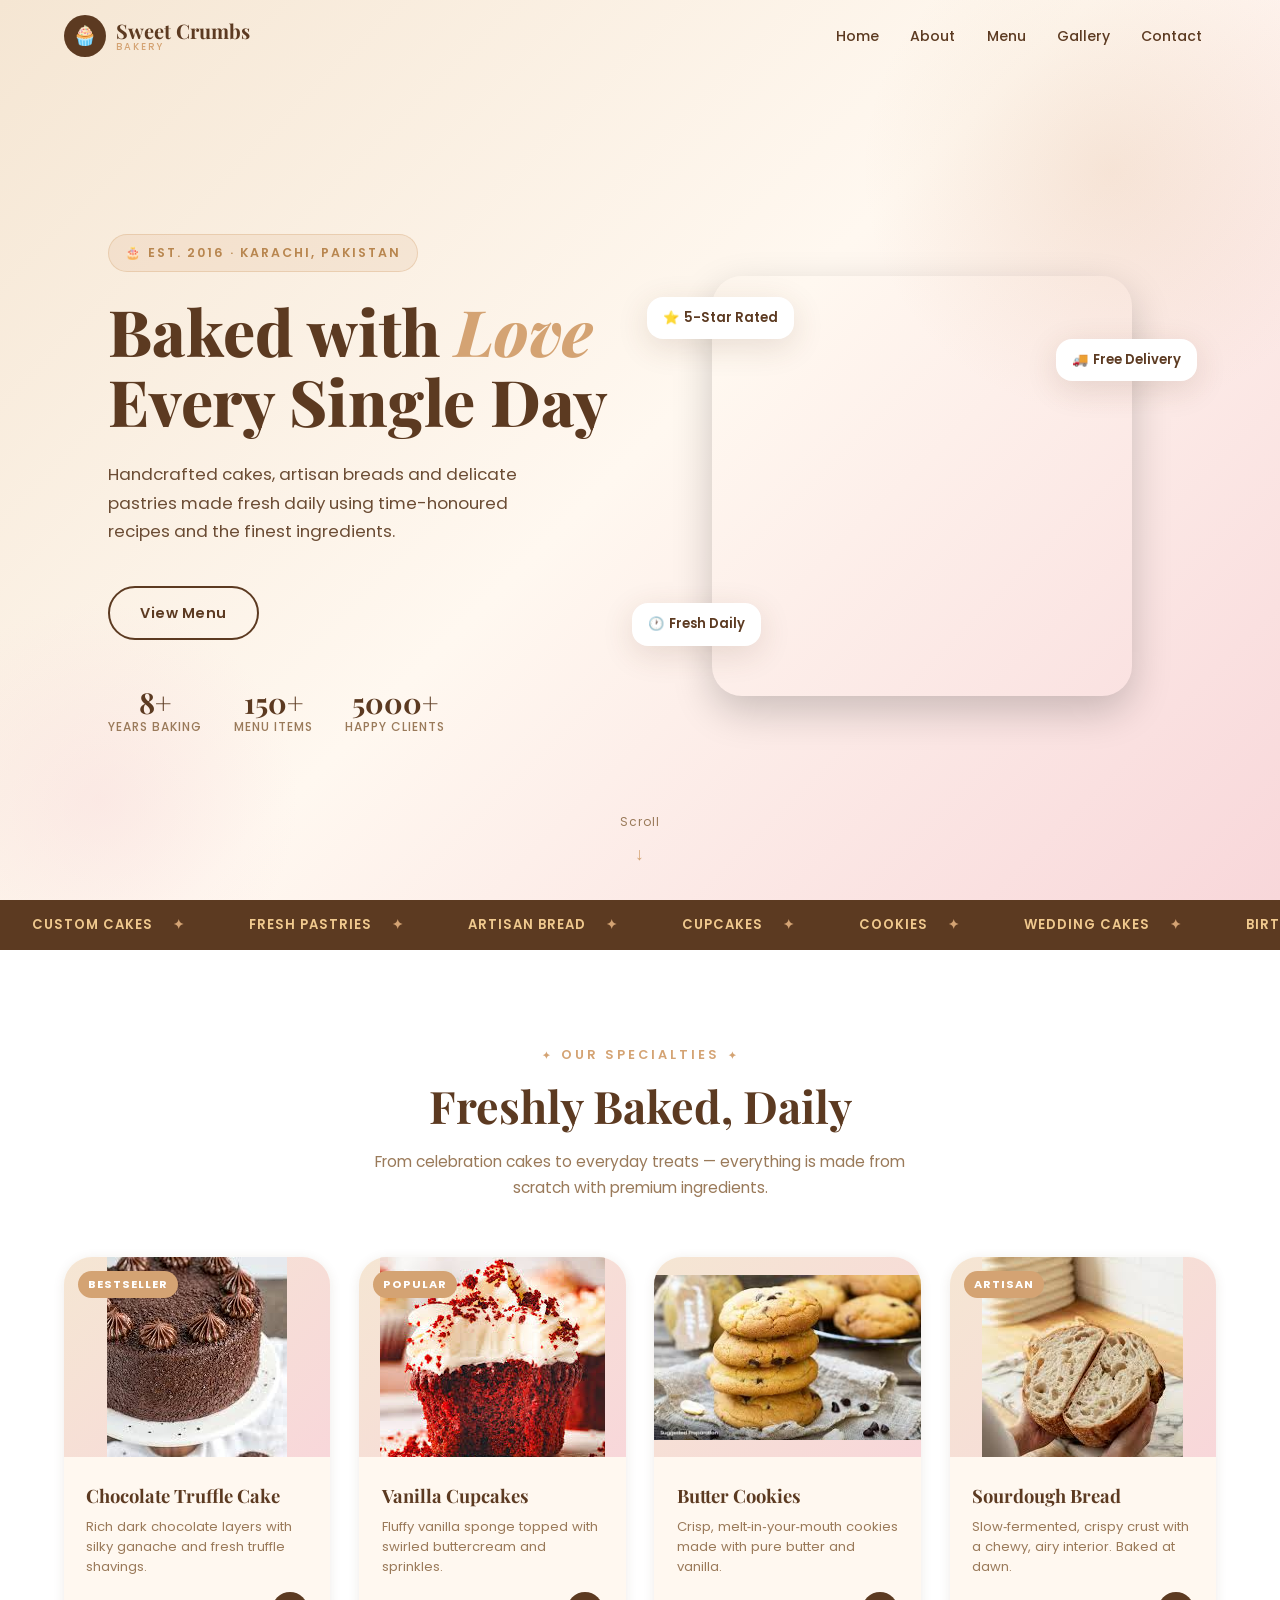
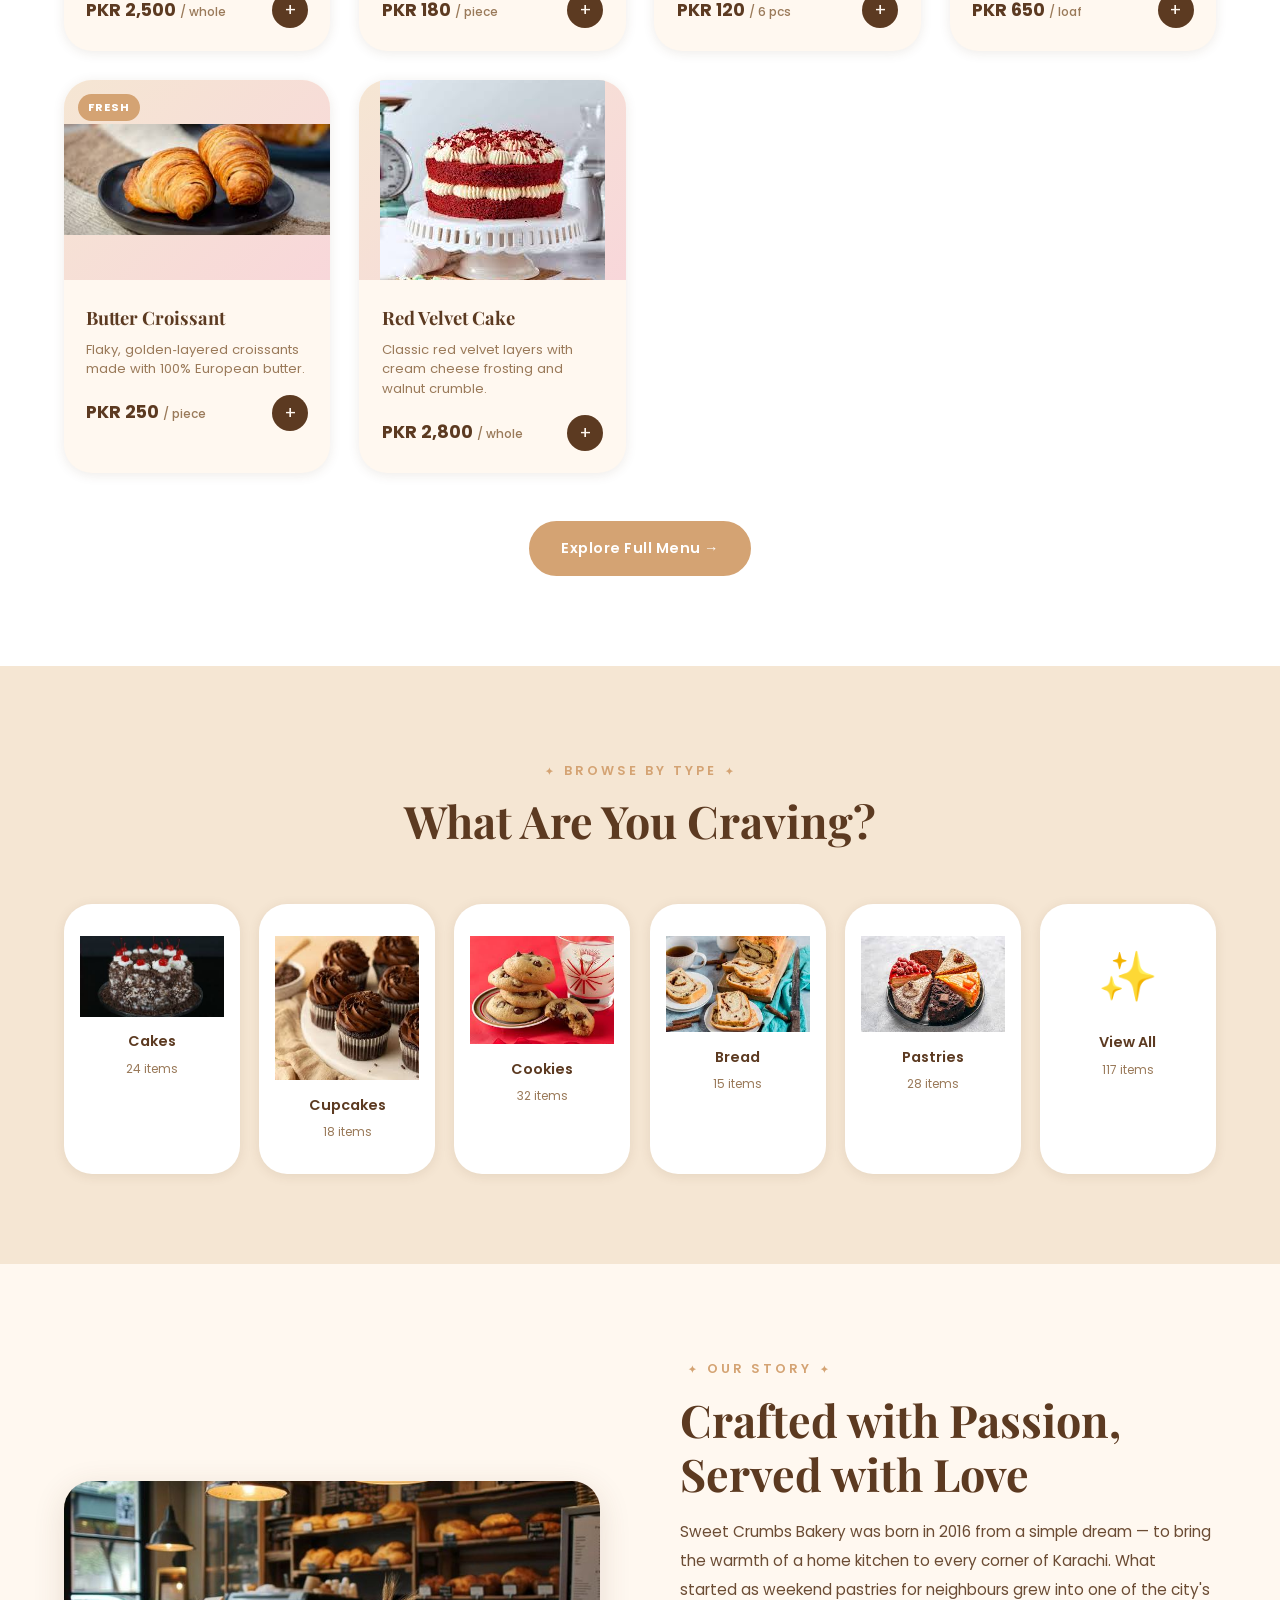
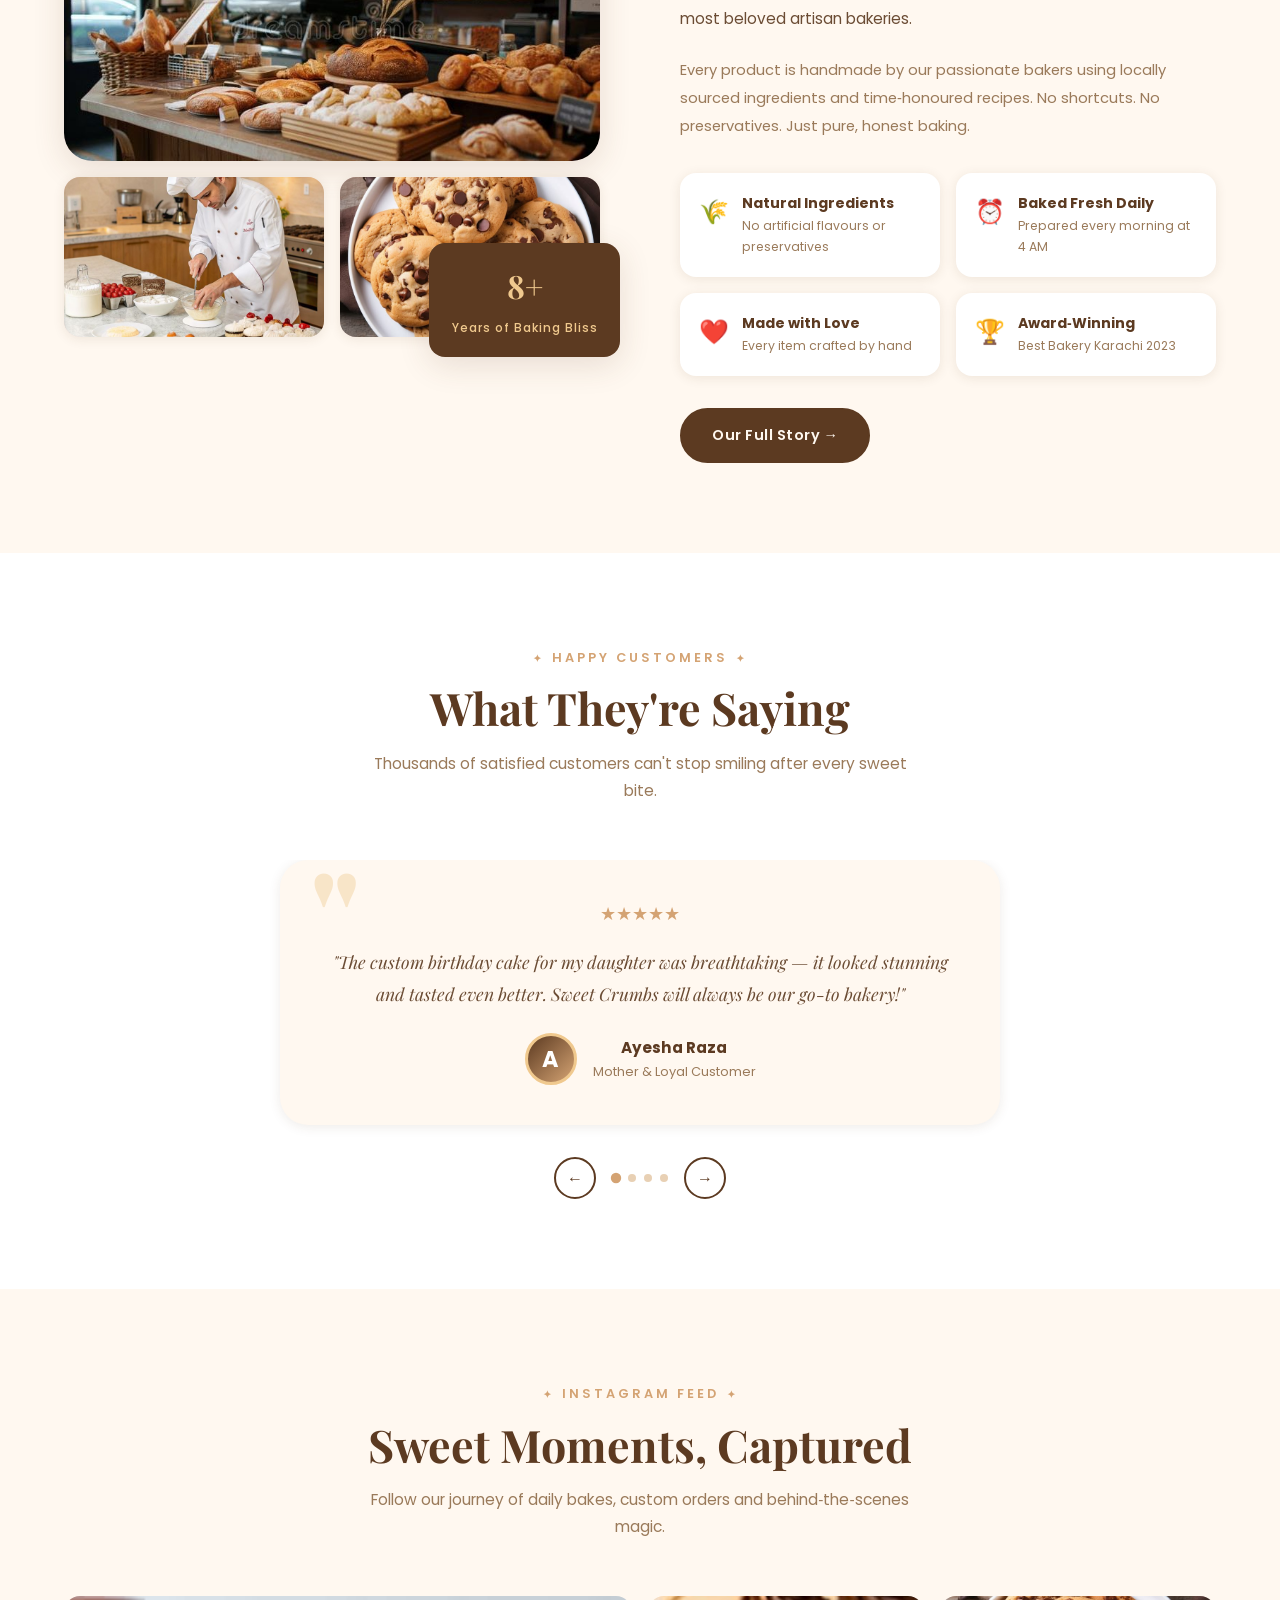
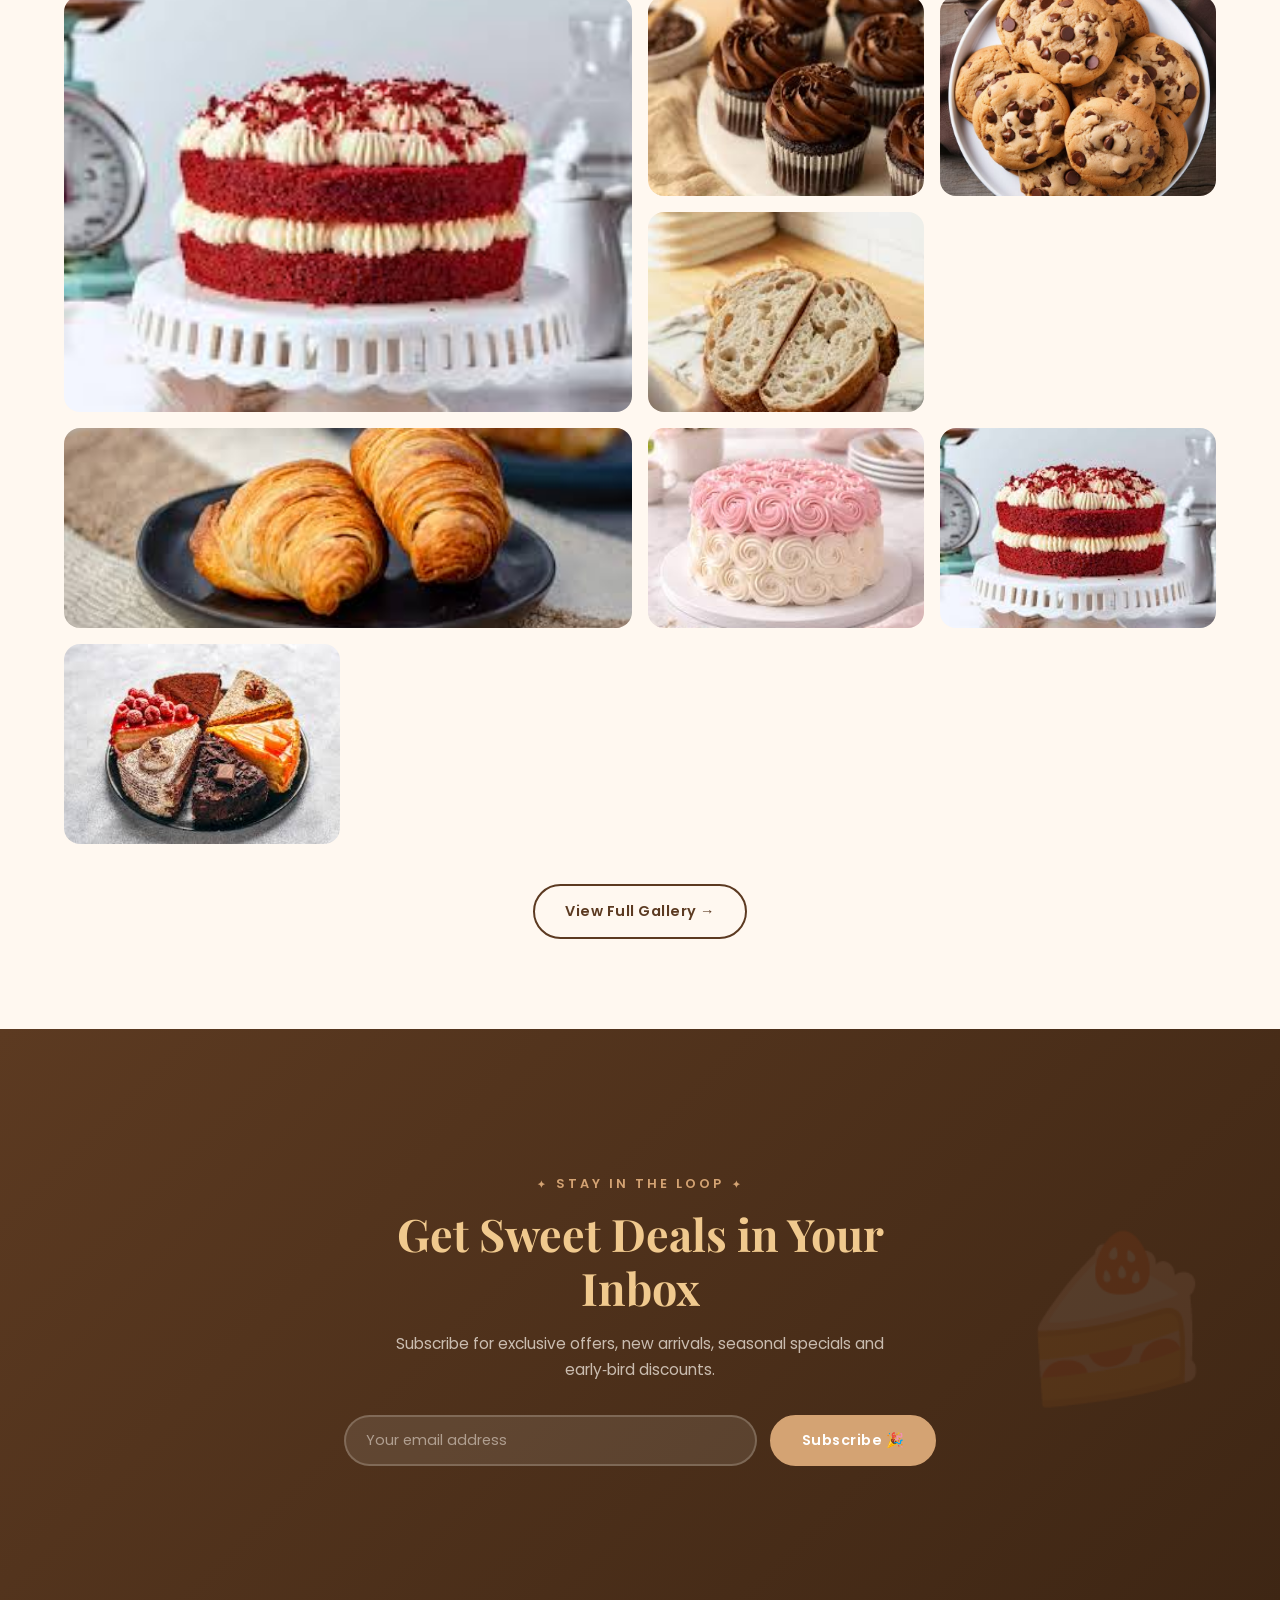
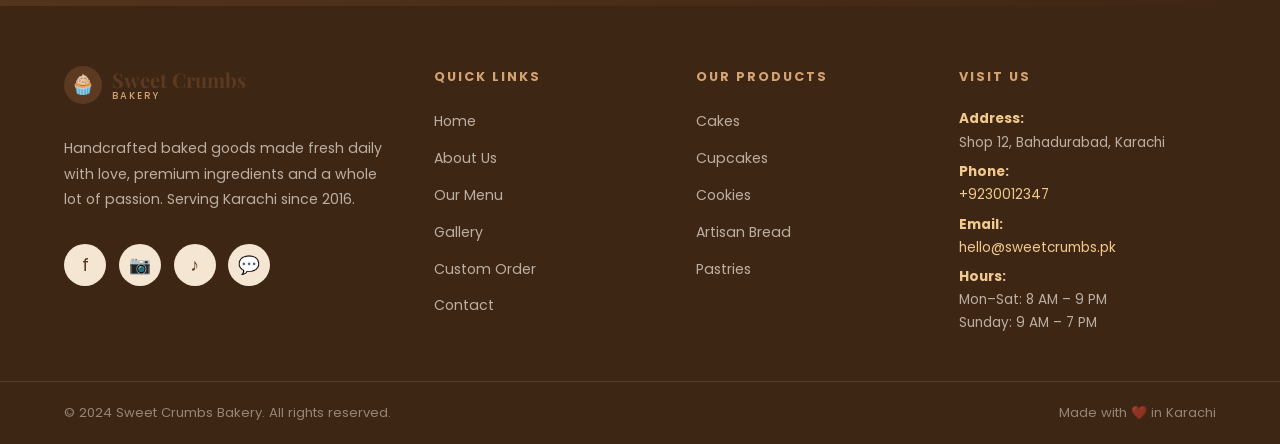
<file: index.html>
<!DOCTYPE html>
<html lang="en">
<head>
  <meta charset="UTF-8" />
  <meta name="viewport" content="width=device-width, initial-scale=1.0" />
  <meta name="description" content="Sweet Crumbs Bakery – Handcrafted cakes, pastries, cupcakes and artisan breads baked fresh daily with love in Karachi." />
  <meta name="keywords" content="bakery, cakes, cupcakes, pastries, artisan bread, custom cakes, Karachi" />
  <meta name="author" content="Sweet Crumbs Bakery" />
  <title>Sweet Crumbs Bakery – Baked with Love</title>

  <!-- Google Fonts -->
  <link rel="preconnect" href="https://fonts.googleapis.com" />
  <link rel="preconnect" href="https://fonts.gstatic.com" crossorigin />
  <link href="https://fonts.googleapis.com/css2?family=Playfair+Display:ital,wght@0,400;0,500;0,600;0,700;0,800;1,400;1,600&family=Poppins:wght@300;400;500;600;700&display=swap" rel="stylesheet" />

  <!-- Main Stylesheet -->
  <link rel="stylesheet" href="style.css" />
</head>
<body>

  <!-- ========== LOADING SCREEN ========== -->
  <div id="loading-screen" role="status" aria-label="Loading">
    <div class="loader-logo">Sweet <span>Crumbs</span></div>
    <div class="loader-bar"><div class="loader-bar-fill"></div></div>
  </div>

  <!-- ========== SCROLL TO TOP ========== -->
  <button id="scroll-top" aria-label="Scroll back to top">↑</button>

  <!-- ========== NAVBAR ========== -->
  <header>
    <nav class="navbar" id="navbar" role="navigation" aria-label="Main navigation">
      <div class="nav-inner">

        <!-- Logo -->
        <a href="index.html" class="nav-logo" aria-label="Sweet Crumbs Bakery – Home">
          <div class="nav-logo-icon" aria-hidden="true">🧁</div>
          <div class="nav-logo-text">
            Sweet Crumbs
            <small>Bakery</small>
          </div>
        </a>

        <!-- Desktop Links -->
        <ul class="nav-links" role="list">
          <li><a href="index.html" class="active" aria-current="page">Home</a></li>
          <li><a href="about.html">About</a></li>
          <li><a href="menu.html">Menu</a></li>
          <li><a href="gallery.html">Gallery</a></li>
          <li><a href="contact.html">Contact</a></li>
          
        </ul>

        <!-- Hamburger Button -->
        <button class="hamburger" id="hamburger-btn" aria-label="Open mobile menu" aria-expanded="false" aria-controls="mobile-menu">
          <span></span>
          <span></span>
          <span></span>
        </button>

      </div>

      <!-- Mobile Menu -->
      <div id="mobile-menu" class="mobile-menu" role="navigation" aria-label="Mobile navigation">
        <a href="index.html">Home</a>
        <a href="about.html">About</a>
        <a href="menu.html">Menu</a>
        <a href="gallery.html">Gallery</a>
        <a href="contact.html">Contact</a>
        
      </div>

    </nav>
  </header>

  <main>

    <!-- ========== HERO SECTION ========== -->
<section class="hero" id="hero" aria-labelledby="hero-heading">
  <div class="hero-inner">

    <!-- Text Content -->
    <div class="hero-content">
      <div class="hero-badge">🎂 Est. 2016 · Karachi, Pakistan</div>

      <h1 class="hero-title" id="hero-heading">
        Baked with
        <em>Love</em>
        <span class="line-break">Every Single Day</span>
      </h1>

      <p class="hero-desc">
        Handcrafted cakes, artisan breads and delicate pastries made fresh
        daily using time-honoured recipes and the finest ingredients.
      </p>

      <div class="hero-btns">
       
        <a href="menu.html" class="btn btn-outline">View Menu</a>
      </div>

      <!-- Stats -->
      <div class="hero-stats">
        <div class="stat-item">
          <div class="stat-num" data-target="8" data-suffix="+">0+</div>
          <div class="stat-label">Years Baking</div>
        </div>

        <div class="stat-item">
          <div class="stat-num" data-target="150" data-suffix="+">0+</div>
          <div class="stat-label">Menu Items</div>
        </div>

        <div class="stat-item">
          <div class="stat-num" data-target="5000" data-suffix="+">0+</div>
          <div class="stat-label">Happy Clients</div>
        </div>
      </div>
    </div>
    <!-- /hero-content -->


    <!-- Visual -->
    <div class="hero-visual" aria-hidden="true">

      <!-- Video -->
      <div class="hero-video-wrap">
        <video autoplay muted loop playsinline class="hero-video">
          <source src="assets/video.crdownload" type="video/mp4">
          Your browser does not support the video tag.
        </video>
      </div>

      <div class="hero-float-1"><span>⭐</span>5-Star Rated</div>
      <div class="hero-float-2"><span>🕐</span>Fresh Daily</div>
      <div class="hero-float-3"><span>🚚</span>Free Delivery</div>

    </div>

  </div>
  <!-- /hero-inner -->

  <div class="scroll-indicator" aria-hidden="true">Scroll</div>
</section>



    <!-- ========== MARQUEE STRIP ========== -->
    <div class="marquee-strip" aria-hidden="true">
      <div class="marquee-track">
        <span class="marquee-item">Custom Cakes</span>
        <span class="marquee-item">Fresh Pastries</span>
        <span class="marquee-item">Artisan Bread</span>
        <span class="marquee-item">Cupcakes</span>
        <span class="marquee-item">Cookies</span>
        <span class="marquee-item">Wedding Cakes</span>
        <span class="marquee-item">Birthday Cakes</span>
        <span class="marquee-item">Macarons</span>
        <span class="marquee-item">Danish Pastries</span>
        <span class="marquee-item">Sourdough Bread</span>
        <!-- duplicated by JS for seamless loop -->
      </div>
    </div>

    <!-- ========== FEATURED PRODUCTS ========== -->
    <section class="featured section-pad" id="featured" aria-labelledby="featured-heading">
      <div class="container">

        <div class="section-header reveal">
          <span class="section-subtitle">Our Specialties</span>
          <h2 class="section-title" id="featured-heading">Freshly Baked, Daily</h2>
          <p class="section-desc">From celebration cakes to everyday treats — everything is made from scratch with premium ingredients.</p>
        </div>

        <div class="products-grid">

          <!-- Card 1 -->
          <article class="product-card reveal delay-1">
            <div class="product-img">
              <span class="product-badge">Bestseller</span>
              <span aria-hidden="true"><img src="assets/choclate triffle.jpg"></span>
            </div>
            <div class="product-body">
              <h3 class="product-name">Chocolate Truffle Cake</h3>
              <p class="product-desc">Rich dark chocolate layers with silky ganache and fresh truffle shavings.</p>
              <div class="product-footer">
                <div class="product-price">PKR 2,500 <span>/ whole</span></div>
                <button class="product-add" aria-label="Add Chocolate Truffle Cake to cart">+</button>
              </div>
            </div>
          </article>

          <!-- Card 2 -->
          <article class="product-card reveal delay-2">
            <div class="product-img">
              <span class="product-badge">Popular</span>
              <span aria-hidden="true"><img src="assets/Red Velvet Cupcakes.jpg"></span>
            </div>
            <div class="product-body">
              <h3 class="product-name">Vanilla Cupcakes</h3>
              <p class="product-desc">Fluffy vanilla sponge topped with swirled buttercream and sprinkles.</p>
              <div class="product-footer">
                <div class="product-price">PKR 180 <span>/ piece</span></div>
                <button class="product-add" aria-label="Add Vanilla Cupcakes to cart">+</button>
              </div>
            </div>
          </article>

          <!-- Card 3 -->
          <article class="product-card reveal delay-3">
            <div class="product-img">
              <span aria-hidden="true"><img src="assets/Butter Cookies.jpg"></span>
             
            </div>
            <div class="product-body">
              <h3 class="product-name">Butter Cookies</h3>
              <p class="product-desc">Crisp, melt‑in‑your‑mouth cookies made with pure butter and vanilla.</p>
              <div class="product-footer">
                <div class="product-price">PKR 120 <span>/ 6 pcs</span></div>
                <button class="product-add" aria-label="Add Butter Cookies to cart">+</button>
              </div>
            </div>
          </article>

          <!-- Card 4 -->
          <article class="product-card reveal delay-4">
            <div class="product-img">
              <span class="product-badge">Artisan</span>
              <span aria-hidden="true"><img src="assets/Classic-Sourdough.jpg"></span>
            </div>
            <div class="product-body">
              <h3 class="product-name">Sourdough Bread</h3>
              <p class="product-desc">Slow‑fermented, crispy crust with a chewy, airy interior. Baked at dawn.</p>
              <div class="product-footer">
                <div class="product-price">PKR 650 <span>/ loaf</span></div>
                <button class="product-add" aria-label="Add Sourdough Bread to cart">+</button>
              </div>
            </div>
          </article>

          <!-- Card 5 -->
          <article class="product-card reveal delay-1">
            <div class="product-img">
              <span class="product-badge">Fresh</span>
              <span aria-hidden="true"><img src="assets/Butter-Croissant.jpg"></span>
            </div>
            <div class="product-body">
              <h3 class="product-name">Butter Croissant</h3>
              <p class="product-desc">Flaky, golden‑layered croissants made with 100% European butter.</p>
              <div class="product-footer">
                <div class="product-price">PKR 250 <span>/ piece</span></div>
                <button class="product-add" aria-label="Add Butter Croissant to cart">+</button>
              </div>
            </div>
          </article>

          <!-- Card 6 -->
          <article class="product-card reveal delay-2">
            <div class="product-img">
              <span aria-hidden="true"><img src="assets/download.jpg"></span>
            </div>
            <div class="product-body">
              <h3 class="product-name">Red Velvet Cake</h3>
              <p class="product-desc">Classic red velvet layers with cream cheese frosting and walnut crumble.</p>
              <div class="product-footer">
                <div class="product-price">PKR 2,800 <span>/ whole</span></div>
                <button class="product-add" aria-label="Add Red Velvet Cake to cart">+</button>
              </div>

            </div>
          </article>

        </div><!-- /products-grid -->

        <div style="text-align:center;margin-top:3rem;">
          <a href="menu.html" class="btn btn-gold reveal">Explore Full Menu →</a>
        </div>

      </div>
    </section>

    <!-- ========== BROWSE BY CATEGORY ========== -->
    <section class="categories section-pad" id="categories" aria-labelledby="cats-heading">
      <div class="container">

        <div class="section-header reveal">
          <span class="section-subtitle">Browse By Type</span>
          <h2 class="section-title" id="cats-heading">What Are You Craving?</h2>
        </div>

        <div class="cats-grid">
          <div class="cat-card reveal delay-1" data-filter="cakes" role="button" tabindex="0" aria-label="Browse Cakes">
            <span class="cat-icon" aria-hidden="true"><img src="assets/Black Forest Cake.jpg"></span>
            <div class="cat-name">Cakes</div>
            <div class="cat-count">24 items</div>
          </div>
          <div class="cat-card reveal delay-2" data-filter="cupcakes" role="button" tabindex="0" aria-label="Browse Cupcakes">
            <span class="cat-icon" aria-hidden="true"><img src="assets/Chocolate Fudge Cupcakes.jpg"></span>
            <div class="cat-name">Cupcakes</div>
            <div class="cat-count">18 items</div>
          </div>
          <div class="cat-card reveal delay-3" data-filter="cookies" role="button" tabindex="0" aria-label="Browse Cookies">
            <span class="cat-icon" aria-hidden="true"><img src="assets/Chocolate-Chip-Cookies.jpg"></span>
            <div class="cat-name">Cookies</div>
            <div class="cat-count">32 items</div>
          </div>
          <div class="cat-card reveal delay-4" data-filter="bread" role="button" tabindex="0" aria-label="Browse Bread">
            <span class="cat-icon" aria-hidden="true"><img src="assets/Cinnamon Raisin Bread.jpg"></span>
            <div class="cat-name">Bread</div>
            <div class="cat-count">15 items</div>
          </div>
          <div class="cat-card reveal delay-1" data-filter="pastries" role="button" tabindex="0" aria-label="Browse Pastries">
            <span class="cat-icon" aria-hidden="true"><img src="assets/pastries.jpg"></span>
            <div class="cat-name">Pastries</div>
            <div class="cat-count">28 items</div>
          </div>
          <div class="cat-card reveal delay-2" data-filter="all" role="button" tabindex="0" aria-label="View All Products">
            <span class="cat-icon" aria-hidden="true">✨</span>
            <div class="cat-name">View All</div>
            <div class="cat-count">117 items</div>
          </div>
        </div>

      </div>
    </section>

    <!-- ========== ABOUT PREVIEW ========== -->
    <section class="about section-pad" id="about-preview" aria-labelledby="about-prev-heading">
      <div class="container">
        <div class="about-inner">

          <!-- Image Grid -->
          <div class="about-img-grid reveal-left">
            <div class="about-img-main" aria-hidden="true"><img src="assets/baker1.jpg" alt=""></div>
            <div class="about-img-sm" aria-hidden="true"><img src="assets/chef.jpg" alt=""></div>
            <div class="about-img-sm" aria-hidden="true"><img src="assets/cookie.jpg" alt=""></div>
            <div class="about-badge-float">
              <strong>8+</strong>
              <span>Years of Baking Bliss</span>
            </div>
          </div>

          <!-- Text -->
          <div class="about-content reveal-right">
            <span class="section-subtitle">Our Story</span>
            <h2 class="section-title" id="about-prev-heading">Crafted with Passion, Served with Love</h2>
            <p style="color:var(--text-mid);margin-bottom:1.5rem;font-size:.96rem;line-height:1.9;">
              Sweet Crumbs Bakery was born in 2016 from a simple dream — to bring the warmth of a home kitchen
              to every corner of Karachi. What started as weekend pastries for neighbours grew into one of the
              city's most beloved artisan bakeries.
            </p>
            <p style="color:var(--text-light);margin-bottom:2rem;font-size:.92rem;line-height:1.9;">
              Every product is handmade by our passionate bakers using locally sourced ingredients and time‑honoured
              recipes. No shortcuts. No preservatives. Just pure, honest baking.
            </p>

            <div class="about-features">
              <div class="about-feat-item">
                <div class="about-feat-icon" aria-hidden="true">🌾</div>
                <div>
                  <div class="about-feat-title">Natural Ingredients</div>
                  <div class="about-feat-desc">No artificial flavours or preservatives</div>
                </div>
              </div>
              <div class="about-feat-item">
                <div class="about-feat-icon" aria-hidden="true">⏰</div>
                <div>
                  <div class="about-feat-title">Baked Fresh Daily</div>
                  <div class="about-feat-desc">Prepared every morning at 4 AM</div>
                </div>
              </div>
              <div class="about-feat-item">
                <div class="about-feat-icon" aria-hidden="true">❤️</div>
                <div>
                  <div class="about-feat-title">Made with Love</div>
                  <div class="about-feat-desc">Every item crafted by hand</div>
                </div>
              </div>
              <div class="about-feat-item">
                <div class="about-feat-icon" aria-hidden="true">🏆</div>
                <div>
                  <div class="about-feat-title">Award‑Winning</div>
                  <div class="about-feat-desc">Best Bakery Karachi 2023</div>
                </div>
              </div>
            </div>

            <a href="about.html" class="btn btn-primary">Our Full Story →</a>
          </div>

        </div>
      </div>
    </section>

    <!-- ========== TESTIMONIALS ========== -->
    <section class="testimonials section-pad" id="testimonials" aria-labelledby="testi-heading">
      <div class="container">

        <div class="section-header reveal">
          <span class="section-subtitle">Happy Customers</span>
          <h2 class="section-title" id="testi-heading">What They're Saying</h2>
          <p class="section-desc">Thousands of satisfied customers can't stop smiling after every sweet bite.</p>
        </div>

        <div class="testimonials-slider reveal">
          <div class="testimonials-track">

            <!-- Slide 1 -->
            <div class="testimonial-slide">
              <div class="testimonial-card">
                <div class="testimonial-stars" aria-label="5 out of 5 stars">★★★★★</div>
                <p class="testimonial-text">
                  "The custom birthday cake for my daughter was breathtaking — it looked stunning and tasted
                  even better. Sweet Crumbs will always be our go‑to bakery!"
                </p>
                <div class="testimonial-author">
                  <div class="author-avatar" aria-hidden="true">A</div>
                  <div>
                    <div class="author-name">Ayesha Raza</div>
                    <div class="author-role">Mother &amp; Loyal Customer</div>
                  </div>
                </div>
              </div>
            </div>

            <!-- Slide 2 -->
            <div class="testimonial-slide">
              <div class="testimonial-card">
                <div class="testimonial-stars" aria-label="5 out of 5 stars">★★★★★</div>
                <p class="testimonial-text">
                  "I order their sourdough every week without fail. Perfect crust, soft inside, amazing
                  flavour — the best artisan bread in Karachi. Highly recommended!"
                </p>
                <div class="testimonial-author">
                  <div class="author-avatar" aria-hidden="true">O</div>
                  <div>
                    <div class="author-name">Omar Farooq</div>
                    <div class="author-role">Food Blogger, Karachi Eats</div>
                  </div>
                </div>
              </div>
            </div>

            <!-- Slide 3 -->
            <div class="testimonial-slide">
              <div class="testimonial-card">
                <div class="testimonial-stars" aria-label="5 out of 5 stars">★★★★★</div>
                <p class="testimonial-text">
                  "Our office ordered croissants for a corporate event and the feedback was incredible.
                  Professional, on‑time, and truly delicious. We'll definitely order again!"
                </p>
                <div class="testimonial-author">
                  <div class="author-avatar" aria-hidden="true">S</div>
                  <div>
                    <div class="author-name">Sara Khan</div>
                    <div class="author-role">HR Manager, Tech Firm</div>
                  </div>
                </div>
              </div>
            </div>

            <!-- Slide 4 -->
            <div class="testimonial-slide">
              <div class="testimonial-card">
                <div class="testimonial-stars" aria-label="5 out of 5 stars">★★★★★</div>
                <p class="testimonial-text">
                  "Their red velvet cake for our anniversary was a dream. Light frosting, not too sweet.
                  Every guest asked where we ordered from. Sweet Crumbs is pure magic!"
                </p>
                <div class="testimonial-author">
                  <div class="author-avatar" aria-hidden="true">Z</div>
                  <div>
                    <div class="author-name">Zara &amp; Bilal</div>
                    <div class="author-role">Anniversary Couple</div>
                  </div>
                </div>
              </div>
            </div>

          </div><!-- /testimonials-track -->

          <!-- Controls -->
          <div class="slider-controls">
            <button class="slider-btn prev" aria-label="Previous testimonial">←</button>
            <div class="slider-dots" role="tablist" aria-label="Testimonial navigation">
              <button class="slider-dot active" role="tab" aria-label="Testimonial 1" aria-selected="true"></button>
              <button class="slider-dot" role="tab" aria-label="Testimonial 2" aria-selected="false"></button>
              <button class="slider-dot" role="tab" aria-label="Testimonial 3" aria-selected="false"></button>
              <button class="slider-dot" role="tab" aria-label="Testimonial 4" aria-selected="false"></button>
            </div>
            <button class="slider-btn next" aria-label="Next testimonial">→</button>
          </div>

        </div><!-- /testimonials-slider -->
      </div>
    </section>

    <!-- ========== GALLERY PREVIEW / INSTAGRAM FEED ========== -->
    <section class="gallery-section section-pad" id="gallery-preview" aria-labelledby="gallery-prev-heading">
      <div class="container">
     
        <div class="section-header reveal">
          <span class="section-subtitle">Instagram Feed</span>
          <h2 class="section-title" id="gallery-prev-heading">Sweet Moments, Captured</h2>
          <p class="section-desc">Follow our journey of daily bakes, custom orders and behind‑the‑scenes magic.</p>
        </div>

        <div class="gallery-grid reveal">
          <div class="gallery-item" data-emoji="" tabindex="0" aria-label="Open: Custom chocolate cake" role="button"><img src="assets/download.jpg" alt=""></div>
          <div class="gallery-item" data-emoji="🧁" tabindex="0" aria-label="Open: Cupcake platter" role="button"><img src="assets/Chocolate Fudge Cupcakes.jpg" alt=""></div>
          <div class="gallery-item" data-emoji="🍪" tabindex="0" aria-label="Open: Fresh cookies" role="button"><img src="assets/cookie.jpg" alt=""></div>
          <div class="gallery-item" data-emoji="🍞" tabindex="0" aria-label="Open: Sourdough loaves" role="button"><img src="assets/Classic-Sourdough.jpg" alt=""></div>
          <div class="gallery-item" data-emoji="🥐" tabindex="0" aria-label="Open: Butter croissants" role="button"><img src="assets/Butter-Croissant.jpg" alt=""></div>
          <div class="gallery-item" data-emoji="💒" tabindex="0" aria-label="Open: Wedding cake" role="button"><img src="assets/white.jpg" alt=""></div>
          <div class="gallery-item" data-emoji="🍰" tabindex="0" aria-label="Open: Strawberry tart" role="button"><img src="assets/download.jpg" alt=""></div>
          <div class="gallery-item" data-emoji="✨" tabindex="0" aria-label="Open: Pastry display" role="button"><img src="assets/pastries.jpg" alt=""></div>
        </div>

        <div style="text-align:center;margin-top:2.5rem;">
          <a href="gallery.html" class="btn btn-outline reveal">View Full Gallery →</a>
        </div>

      </div>
    </section>

    <!-- Lightbox (shared) -->
    <div id="lightbox" class="lightbox" role="dialog" aria-modal="true" aria-label="Image preview">
      <button class="lightbox-close" aria-label="Close lightbox">✕</button>
      <div class="lightbox-content"></div>
    </div>

    <!-- ========== NEWSLETTER ========== -->
    <section class="newsletter section-pad-sm" id="newsletter" aria-labelledby="newsletter-heading">
      <div class="newsletter-inner">
        <span class="section-subtitle">Stay in the Loop</span>
        <h2 class="section-title" id="newsletter-heading">Get Sweet Deals in Your Inbox</h2>
        <p class="section-desc">Subscribe for exclusive offers, new arrivals, seasonal specials and early‑bird discounts.</p>
        <form class="newsletter-form" id="newsletter-form" novalidate aria-label="Newsletter subscription">
          <input type="email" class="newsletter-input" placeholder="Your email address" aria-label="Email address" required />
          <button type="submit" class="btn btn-gold">Subscribe 🎉</button>
        </form>
      </div>
    </section>

  </main>

  <!-- ========== FOOTER ========== -->
  <footer role="contentinfo">
    <div class="container">
      <div class="footer-top">

        <!-- Brand -->
        <div>
          <a href="index.html" class="nav-logo" style="display:inline-flex;gap:10px;align-items:center;margin-bottom:1rem;" aria-label="Sweet Crumbs Bakery">
            <div class="nav-logo-icon" style="width:38px;height:38px;" aria-hidden="true">🧁</div>
            <div class="nav-logo-text">Sweet Crumbs <small>Bakery</small></div>
          </a>
          <p class="footer-brand-desc">Handcrafted baked goods made fresh daily with love, premium ingredients and a whole lot of passion. Serving Karachi since 2016.</p>
          <div class="social-links">
            <a href="#" class="social-link" aria-label="Facebook">f</a>
            <a href="#" class="social-link" aria-label="Instagram">📷</a>
            <a href="#" class="social-link" aria-label="TikTok">♪</a>
            <a href="#" class="social-link" aria-label="WhatsApp">💬</a>
          </div>
        </div>

        <!-- Quick Links -->
        <div>
          <h3 class="footer-col-title">Quick Links</h3>
          <ul class="footer-links" role="list">
            <li><a href="index.html">Home</a></li>
            <li><a href="about.html">About Us</a></li>
            <li><a href="menu.html">Our Menu</a></li>
            <li><a href="gallery.html">Gallery</a></li>
            <li><a href="order.html">Custom Order</a></li>
            <li><a href="contact.html">Contact</a></li>
          </ul>
        </div>

        <!-- Products -->
        <div>
          <h3 class="footer-col-title">Our Products</h3>
          <ul class="footer-links" role="list">
            <li><a href="menu.html?cat=cakes">Cakes</a></li>
            <li><a href="menu.html?cat=cupcakes">Cupcakes</a></li>
            <li><a href="menu.html?cat=cookies">Cookies</a></li>
            <li><a href="menu.html?cat=bread">Artisan Bread</a></li>
            <li><a href="menu.html?cat=pastries">Pastries</a></li>
          </ul>
        </div>

        <!-- Contact -->
        <div>
          <h3 class="footer-col-title">Visit Us</h3>
          <address class="footer-hours" style="font-style:normal;">
            <p><strong>Address:</strong><br/>Shop 12, Bahadurabad, Karachi</p>
            <p><strong>Phone:</strong><br/><a href="tel:+923001234567" style="color:var(--gold-light);">+9230012347</a></p>
            <p><strong>Email:</strong><br/><a href="mailto:hello@sweetcrumbs.pk" style="color:var(--gold-light);">hello@sweetcrumbs.pk</a></p>
            <p><strong>Hours:</strong><br/>Mon–Sat: 8 AM – 9 PM<br/>Sunday: 9 AM – 7 PM</p>
          </address>
        </div>

      </div><!-- /footer-top -->
    </div>

    <div class="footer-bottom">
      <div class="container" style="display:flex;justify-content:space-between;flex-wrap:wrap;gap:.5rem;width:100%;">
        <p>© 2024 Sweet Crumbs Bakery. All rights reserved.</p>
        <p>Made with ❤️ in Karachi</p>
      </div>
    </div>
  </footer>

  <!-- Main JavaScript -->
  <script src="script.js"></script>
</body>
</html>
</file>
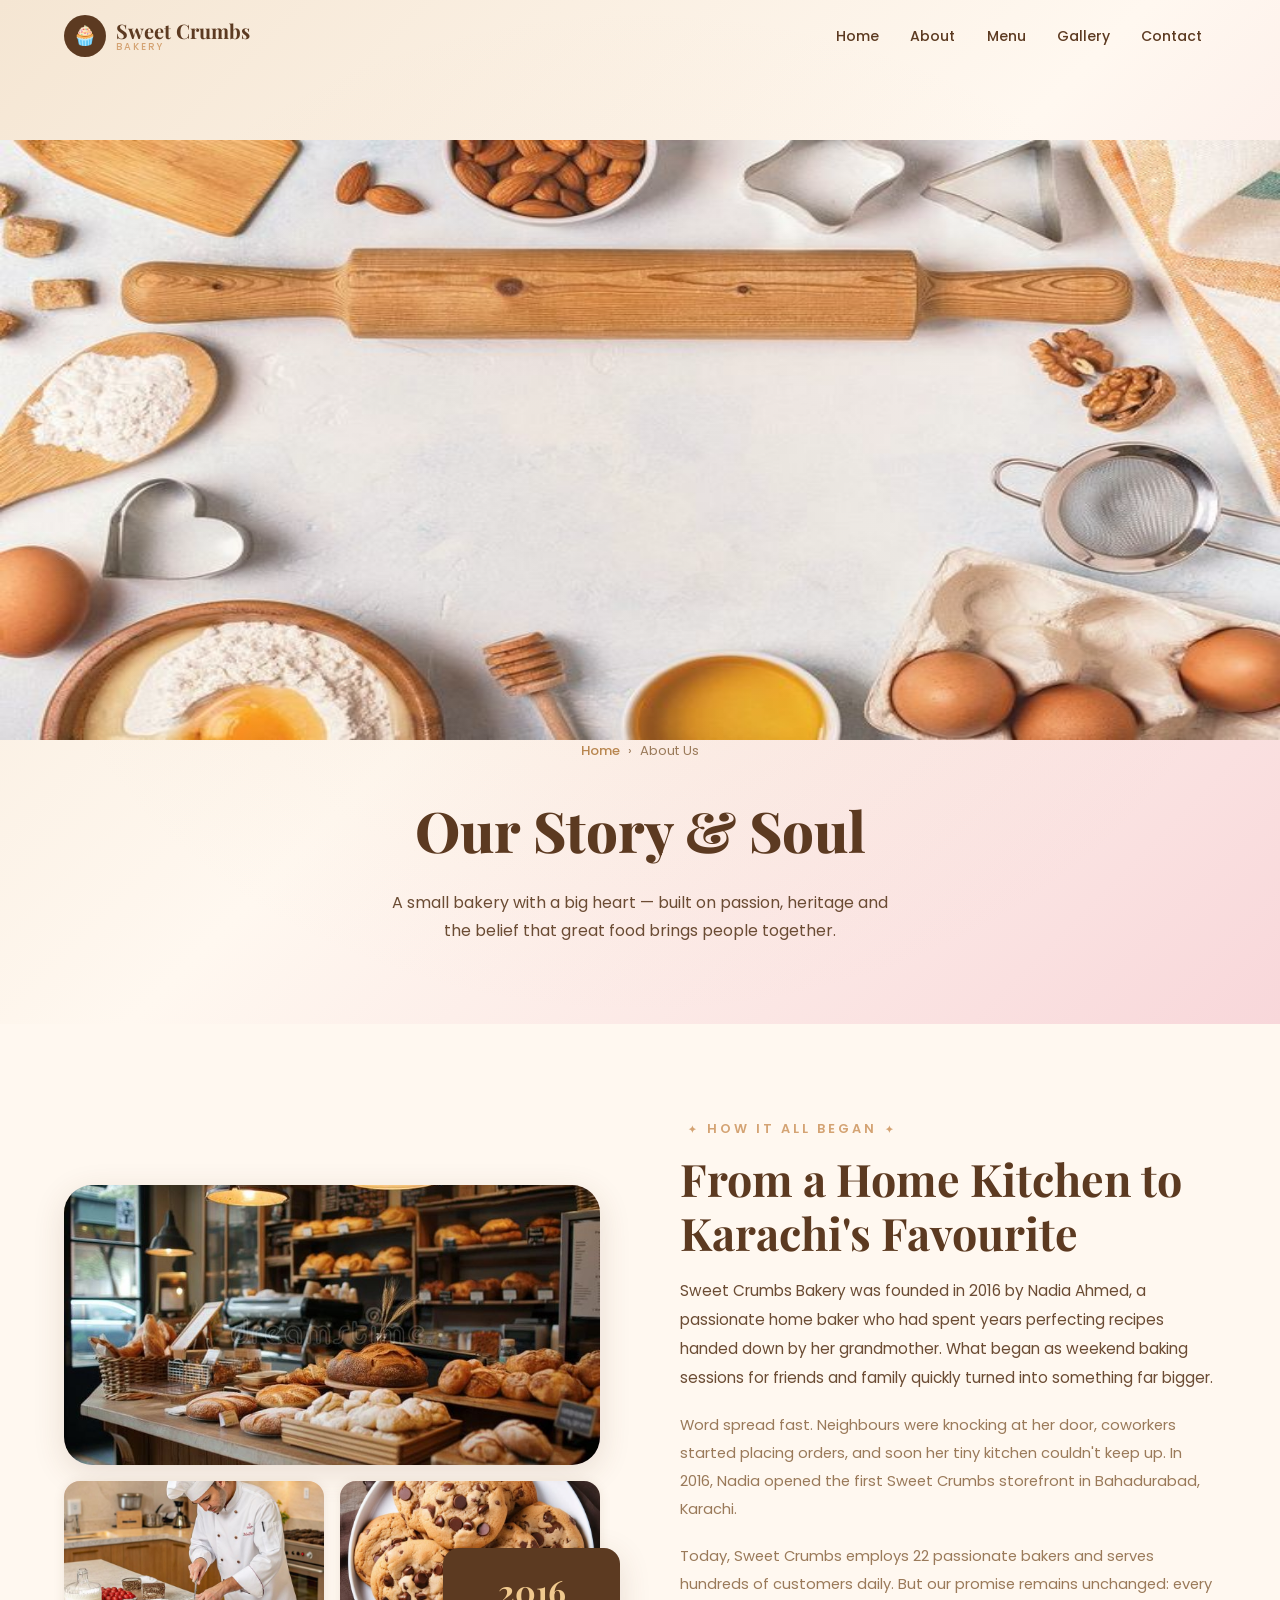
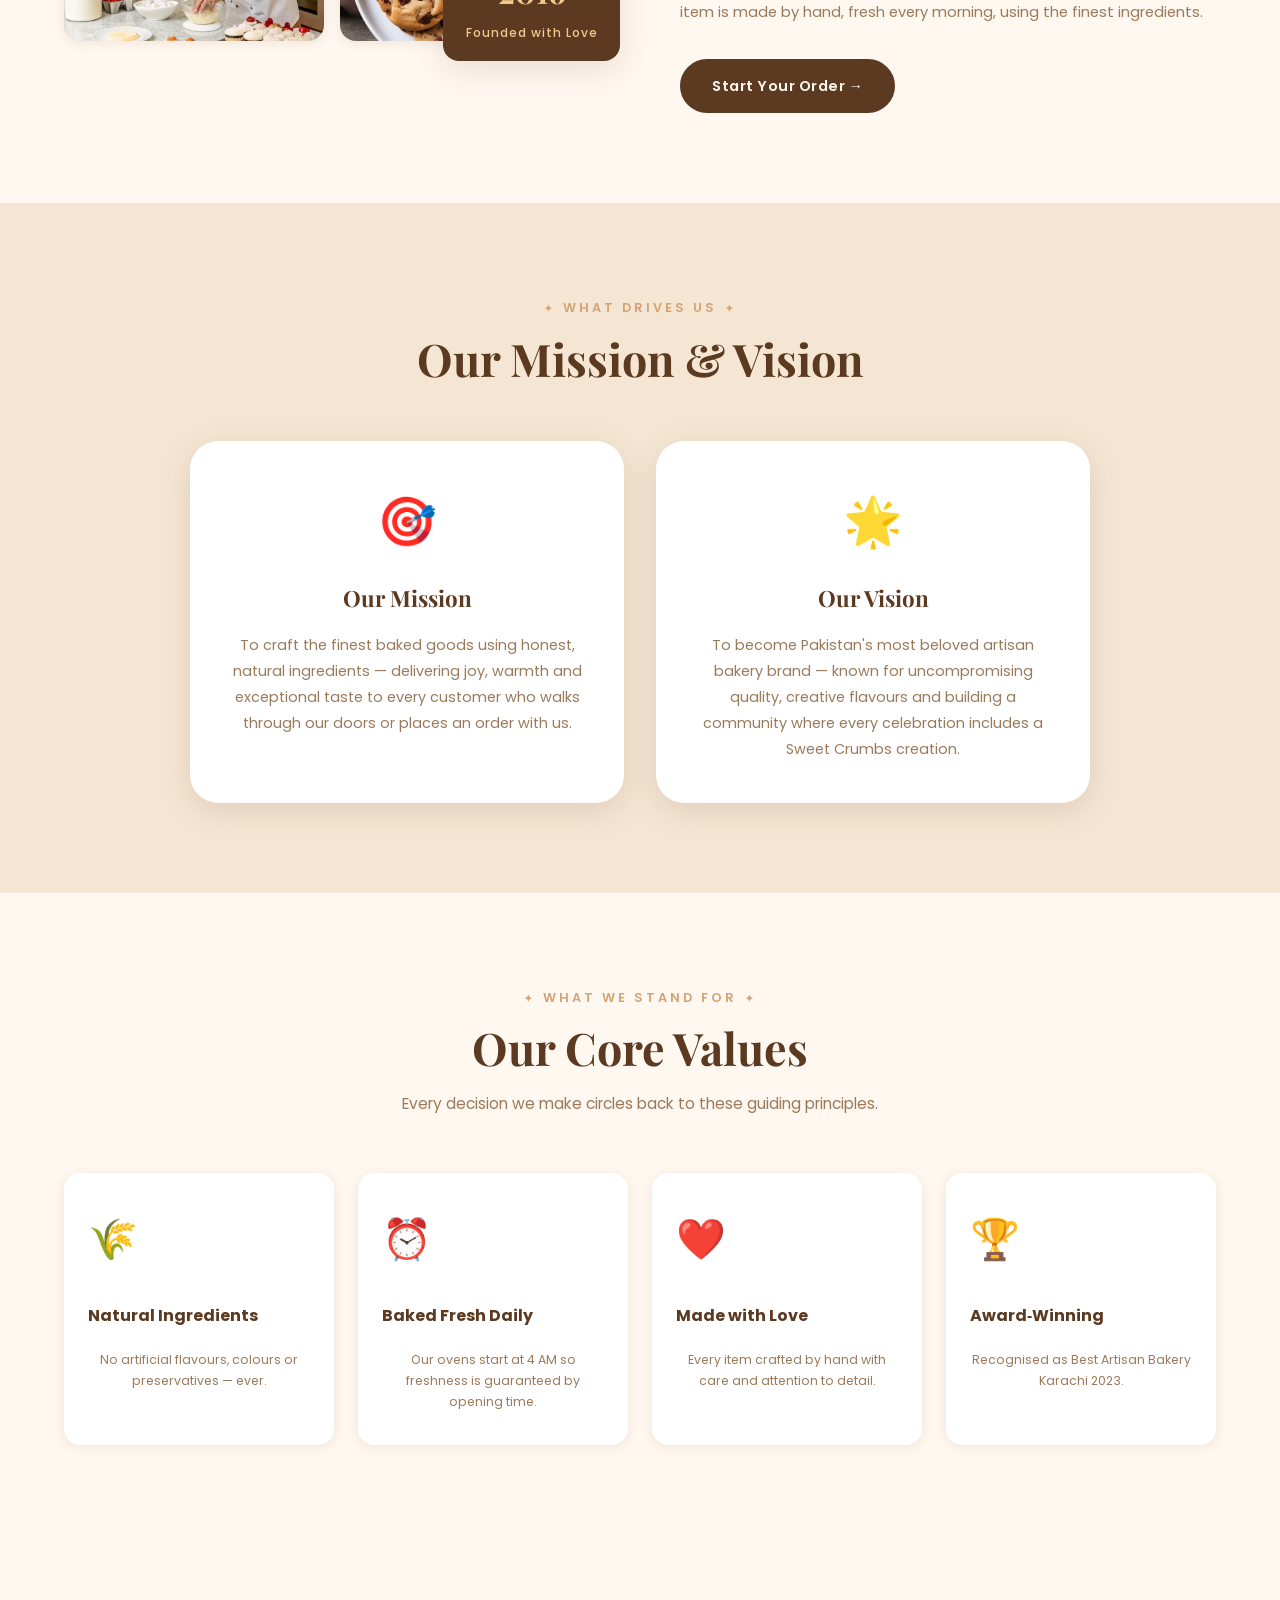
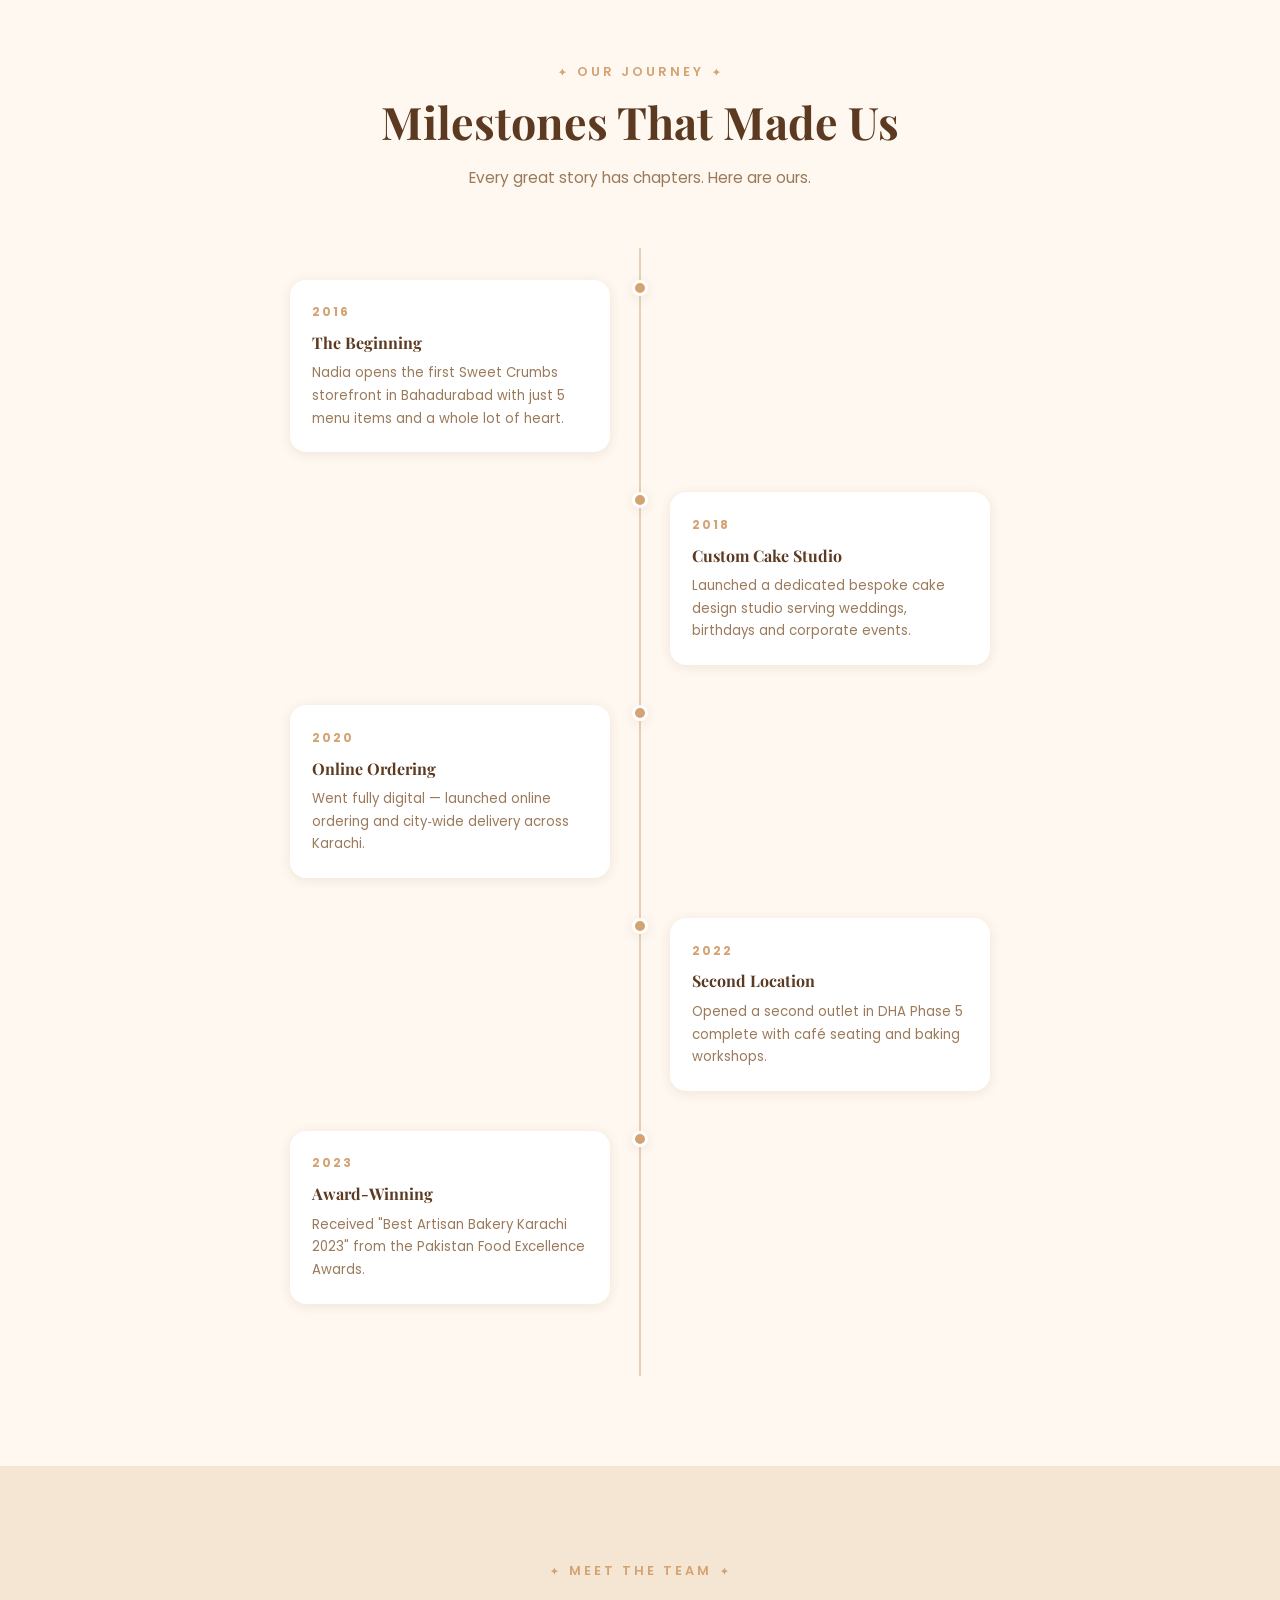
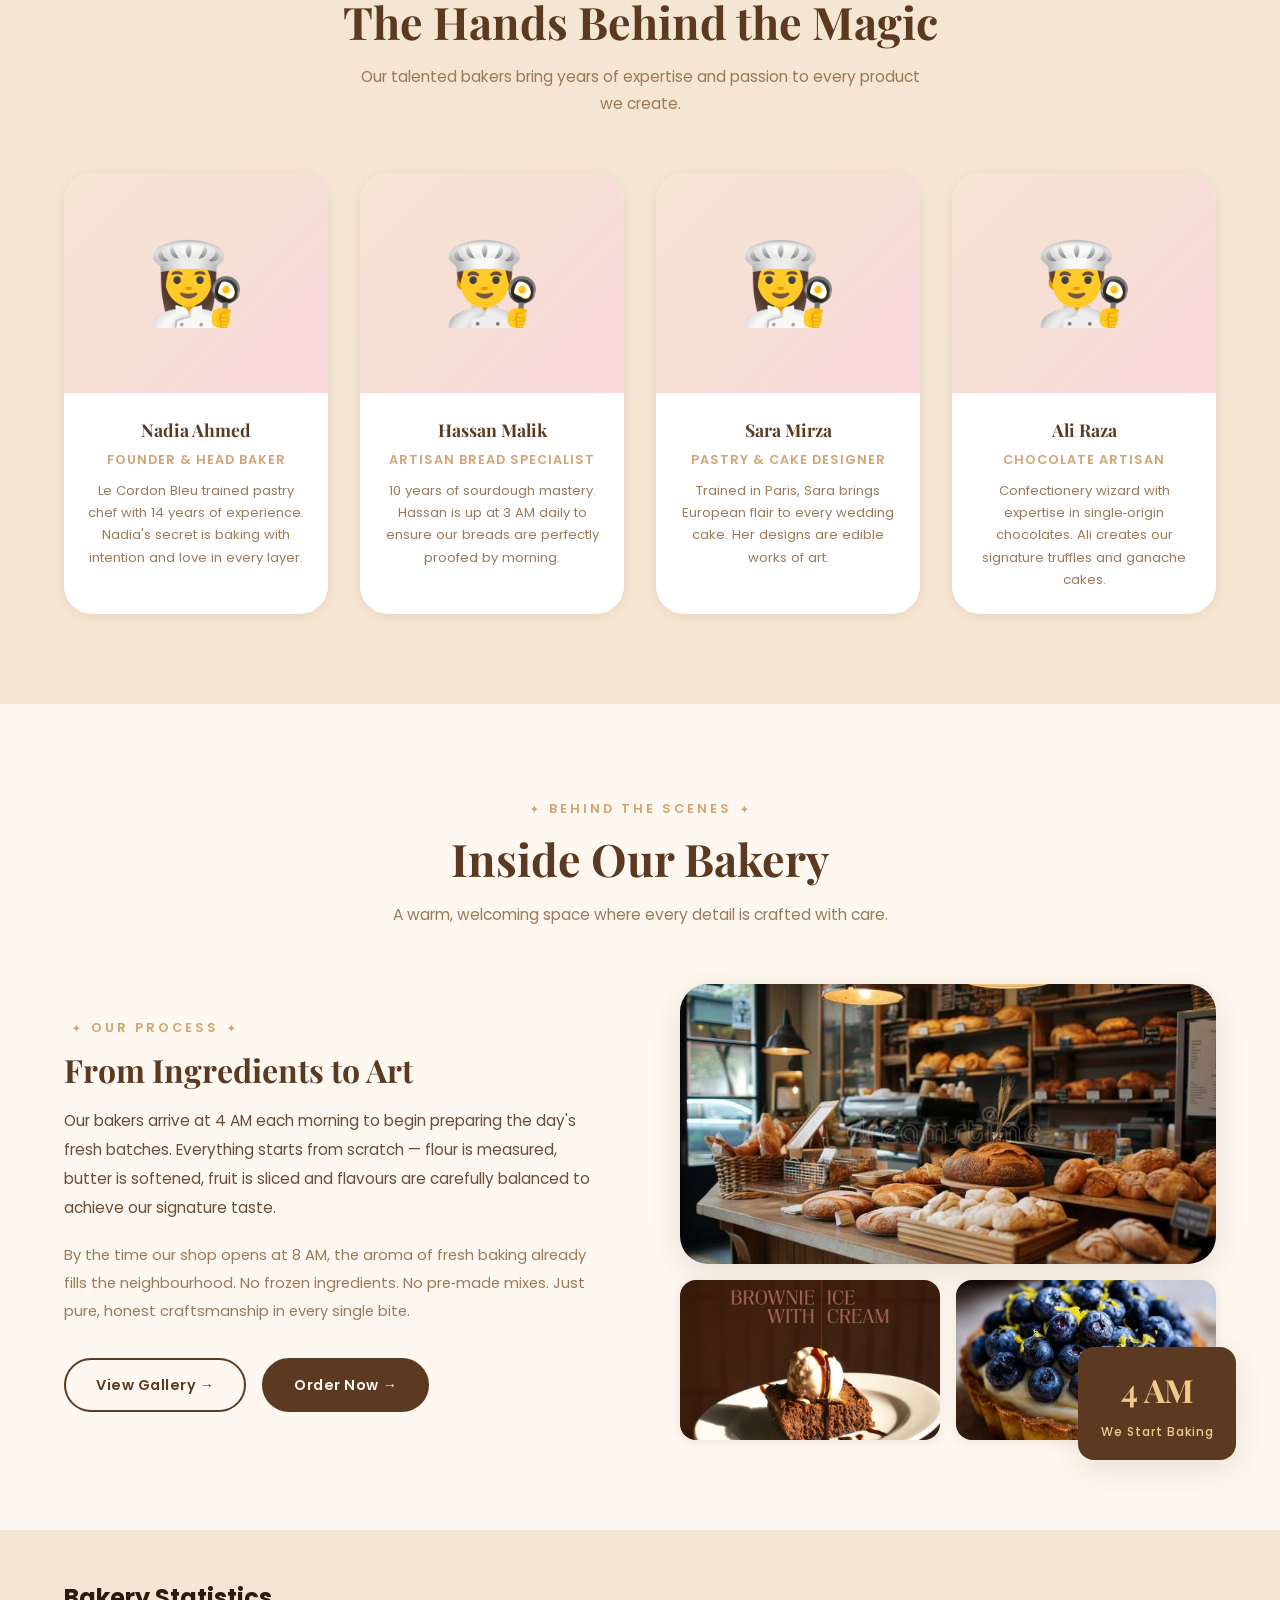
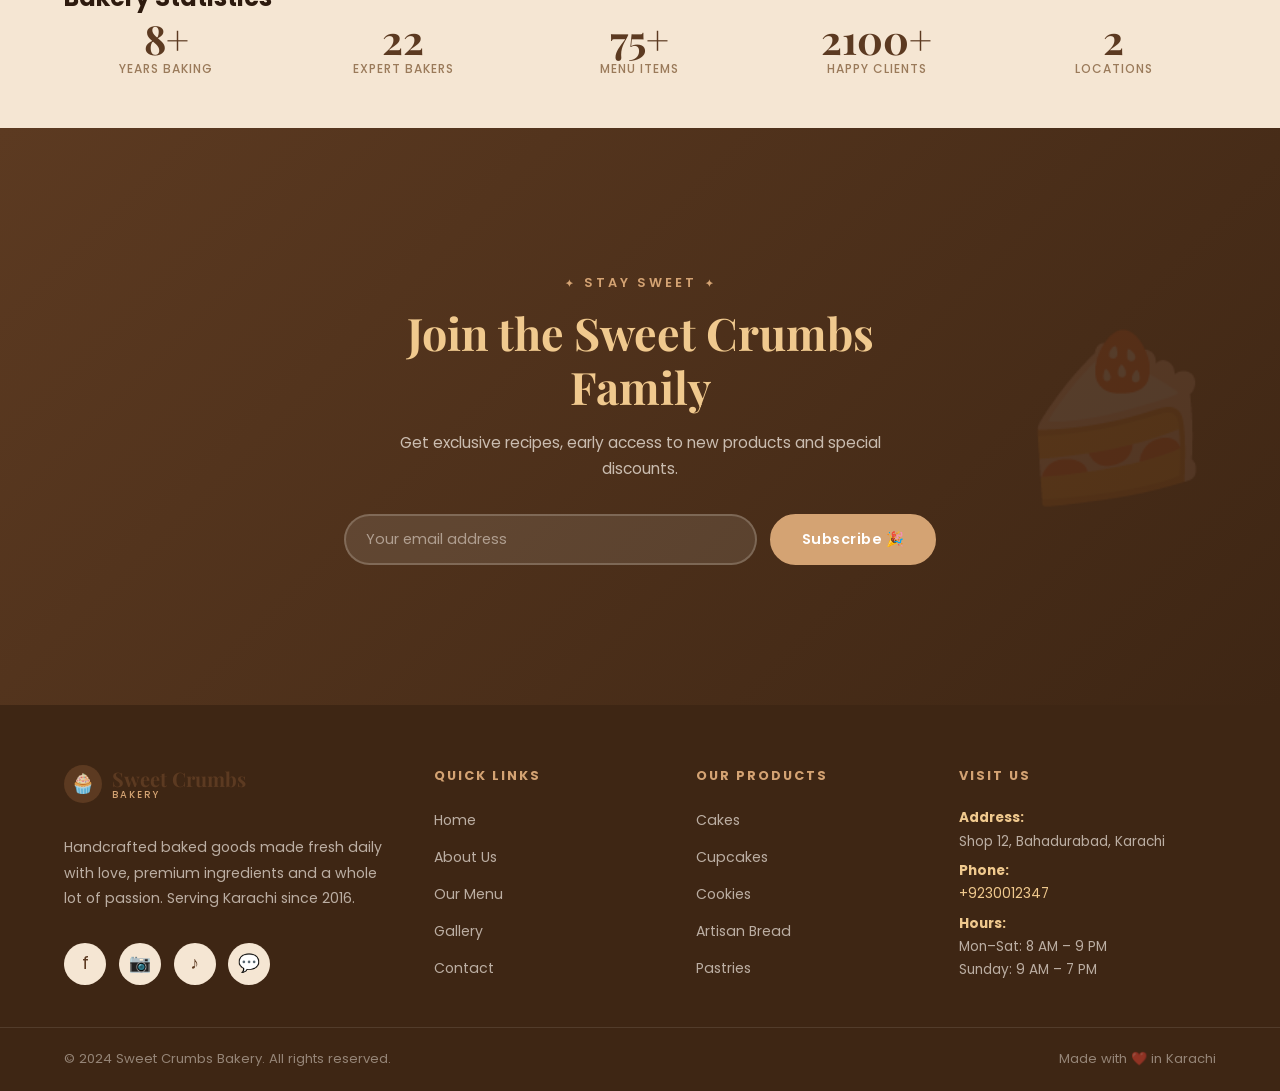
<file: about.html>
<!DOCTYPE html>
<html lang="en">
<head>
  <meta charset="UTF-8" />
  <meta name="viewport" content="width=device-width, initial-scale=1.0" />
  <meta name="description" content="Learn the story behind Sweet Crumbs Bakery – our mission, vision, team and love for authentic baking in Karachi." />
  <meta name="author" content="Sweet Crumbs Bakery" />
  <title>About Us – Sweet Crumbs Bakery</title>

  <!-- Google Fonts -->
  <link rel="preconnect" href="https://fonts.googleapis.com" />
  <link rel="preconnect" href="https://fonts.gstatic.com" crossorigin />
  <link href="https://fonts.googleapis.com/css2?family=Playfair+Display:ital,wght@0,400;0,500;0,600;0,700;0,800;1,400;1,600&family=Poppins:wght@300;400;500;600;700&display=swap" rel="stylesheet" />

  <!-- Main Stylesheet -->
  <link rel="stylesheet" href="style.css" />
</head>
<body>

  <!-- ========== LOADING SCREEN ========== -->
  <div id="loading-screen" role="status" aria-label="Loading">
    <div class="loader-logo">Sweet <span>Crumbs</span></div>
    <div class="loader-bar"><div class="loader-bar-fill"></div></div>
  </div>

  <!-- ========== SCROLL TO TOP ========== -->
  <button id="scroll-top" aria-label="Scroll back to top">↑</button>

  <!-- ========== NAVBAR ========== -->
  <header>
    <nav class="navbar" id="navbar" role="navigation" aria-label="Main navigation">
      <div class="nav-inner">

        <!-- Logo -->
        <a href="index.html" class="nav-logo" aria-label="Sweet Crumbs Bakery – Home">
          <div class="nav-logo-icon" aria-hidden="true">🧁</div>
          <div class="nav-logo-text">
            Sweet Crumbs
            <small>Bakery</small>
          </div>
        </a>

        <!-- Desktop Links -->
        <ul class="nav-links" role="list">
          <li><a href="index.html">Home</a></li>
          <li><a href="about.html" class="active" aria-current="page">About</a></li>
          <li><a href="menu.html">Menu</a></li>
          <li><a href="gallery.html">Gallery</a></li>
          <li><a href="contact.html">Contact</a></li>
         
        </ul>

        <!-- Hamburger -->
        <button class="hamburger" id="hamburger-btn" aria-label="Open mobile menu" aria-expanded="false" aria-controls="mobile-menu">
          <span></span>
          <span></span>
          <span></span>
        </button>

      </div>

      <!-- Mobile Menu -->
      <div id="mobile-menu" class="mobile-menu" role="navigation" aria-label="Mobile navigation">
        <a href="index.html">Home</a>
        <a href="about.html">About</a>
        <a href="menu.html">Menu</a>
        <a href="gallery.html">Gallery</a>
        <a href="contact.html">Contact</a>

      </div>

    </nav>
  </header>

  <main>

    <!-- ========== PAGE HERO ========== -->
    <section class="page-hero" aria-label="About page hero"><img src="assets/a.jpg" style="width: 100%; height: 600px;">
      <div class="container">
        <nav class="breadcrumb" aria-label="Breadcrumb">
          <a href="index.html">Home</a>
          <span aria-hidden="true">›</span>
          <span aria-current="page">About Us</span>
        </nav>
        <h1 class="page-hero-title">Our Story &amp; Soul</h1>
        <p class="page-hero-desc">A small bakery with a big heart — built on passion, heritage and the belief that great food brings people together.</p>
      </div>
    </section>

    <!-- ========== BAKERY STORY ========== -->
    <section class="about section-pad" id="story" aria-labelledby="story-heading">
      <div class="container">
        <div class="about-inner">

          <!-- Image Grid -->
          <div class="about-img-grid reveal-left">
            <div class="about-img-main" aria-label="Sweet Crumbs Bakery interior" style="font-size:6rem;display:flex;align-items:center;justify-content:center;"><img src="assets/baker1.jpg" alt=""></div>
            <div class="about-img-sm" aria-label="Baker at work" style="font-size:4rem;display:flex;align-items:center;justify-content:center;"><img src="assets/chef.jpg" alt=""></div>
            <div class="about-img-sm" aria-label="Freshly baked pastries" style="font-size:4rem;display:flex;align-items:center;justify-content:center;"><img src="assets/cookie.jpg" alt=""></div>
            <div class="about-badge-float">
              <strong>2016</strong>
              <span>Founded with Love</span>
            </div>
          </div>

          <!-- Story Text -->
          <div class="about-content reveal-right">
            <span class="section-subtitle">How It All Began</span>
            <h2 class="section-title" id="story-heading">From a Home Kitchen to Karachi's Favourite</h2>
            <p style="color:var(--text-mid);margin-bottom:1.2rem;font-size:.96rem;line-height:1.9;">
              Sweet Crumbs Bakery was founded in 2016 by Nadia Ahmed, a passionate home baker who had spent years
              perfecting recipes handed down by her grandmother. What began as weekend baking sessions for friends
              and family quickly turned into something far bigger.
            </p>
            <p style="color:var(--text-light);margin-bottom:1.2rem;font-size:.92rem;line-height:1.9;">
              Word spread fast. Neighbours were knocking at her door, coworkers started placing orders, and soon her
              tiny kitchen couldn't keep up. In 2016, Nadia opened the first Sweet Crumbs storefront in Bahadurabad, Karachi.
            </p>
            <p style="color:var(--text-light);margin-bottom:2rem;font-size:.92rem;line-height:1.9;">
              Today, Sweet Crumbs employs 22 passionate bakers and serves hundreds of customers daily. But our promise
              remains unchanged: every item is made by hand, fresh every morning, using the finest ingredients.
            </p>
            <a href="order.html" class="btn btn-primary">Start Your Order →</a>
          </div>

        </div>
      </div>
    </section>

    <!-- ========== MISSION & VISION ========== -->
    <section class="categories section-pad" id="mission" aria-labelledby="mission-heading">
      <div class="container">

        <div class="section-header reveal">
          <span class="section-subtitle">What Drives Us</span>
          <h2 class="section-title" id="mission-heading">Our Mission &amp; Vision</h2>
        </div>

        <div style="display:grid;grid-template-columns:1fr 1fr;gap:2rem;max-width:900px;margin:0 auto;" class="mission-grid">

          <!-- Mission -->
          <div class="form-card reveal delay-1" style="text-align:center;">
            <div style="font-size:3rem;margin-bottom:1rem;" aria-hidden="true">🎯</div>
            <h3 style="font-family:var(--font-display);color:var(--brown);font-size:1.4rem;margin-bottom:1rem;">Our Mission</h3>
            <p style="color:var(--text-light);font-size:.9rem;line-height:1.8;">
              To craft the finest baked goods using honest, natural ingredients — delivering joy, warmth and exceptional
              taste to every customer who walks through our doors or places an order with us.
            </p>
          </div>

          <!-- Vision -->
          <div class="form-card reveal delay-2" style="text-align:center;">
            <div style="font-size:3rem;margin-bottom:1rem;" aria-hidden="true">🌟</div>
            <h3 style="font-family:var(--font-display);color:var(--brown);font-size:1.4rem;margin-bottom:1rem;">Our Vision</h3>
            <p style="color:var(--text-light);font-size:.9rem;line-height:1.8;">
              To become Pakistan's most beloved artisan bakery brand — known for uncompromising quality, creative
              flavours and building a community where every celebration includes a Sweet Crumbs creation.
            </p>
          </div>

        </div>

      </div>
    </section>

    <!-- ========== OUR VALUES ========== -->
    <section class="about section-pad" id="values" aria-labelledby="values-heading">
      <div class="container">

        <div class="section-header reveal">
          <span class="section-subtitle">What We Stand For</span>
          <h2 class="section-title" id="values-heading">Our Core Values</h2>
          <p class="section-desc">Every decision we make circles back to these guiding principles.</p>
        </div>

        <div class="about-features" style="grid-template-columns:repeat(auto-fill,minmax(220px,1fr));gap:1.5rem;display:grid;">

          <div class="about-feat-item reveal delay-1" style="flex-direction:column;text-align:center;padding:2rem 1.5rem;">
            <div class="about-feat-icon" style="font-size:2.5rem;margin-bottom:1rem;" aria-hidden="true">🌾</div>
            <div class="about-feat-title" style="font-size:1rem;margin-bottom:.5rem;">Natural Ingredients</div>
            <div class="about-feat-desc">No artificial flavours, colours or preservatives — ever.</div>
          </div>

          <div class="about-feat-item reveal delay-2" style="flex-direction:column;text-align:center;padding:2rem 1.5rem;">
            <div class="about-feat-icon" style="font-size:2.5rem;margin-bottom:1rem;" aria-hidden="true">⏰</div>
            <div class="about-feat-title" style="font-size:1rem;margin-bottom:.5rem;">Baked Fresh Daily</div>
            <div class="about-feat-desc">Our ovens start at 4 AM so freshness is guaranteed by opening time.</div>
          </div>

          <div class="about-feat-item reveal delay-3" style="flex-direction:column;text-align:center;padding:2rem 1.5rem;">
            <div class="about-feat-icon" style="font-size:2.5rem;margin-bottom:1rem;" aria-hidden="true">❤️</div>
            <div class="about-feat-title" style="font-size:1rem;margin-bottom:.5rem;">Made with Love</div>
            <div class="about-feat-desc">Every item crafted by hand with care and attention to detail.</div>
          </div>

          <div class="about-feat-item reveal delay-4" style="flex-direction:column;text-align:center;padding:2rem 1.5rem;">
            <div class="about-feat-icon" style="font-size:2.5rem;margin-bottom:1rem;" aria-hidden="true">🏆</div>
            <div class="about-feat-title" style="font-size:1rem;margin-bottom:.5rem;">Award‑Winning</div>
            <div class="about-feat-desc">Recognised as Best Artisan Bakery Karachi 2023.</div>
          </div>

        </div>

      </div>
    </section>

    <!-- ========== JOURNEY TIMELINE ========== -->
    <section class="about-page section-pad" id="journey" aria-labelledby="journey-heading">
      <div class="container">

        <div class="section-header reveal">
          <span class="section-subtitle">Our Journey</span>
          <h2 class="section-title" id="journey-heading">Milestones That Made Us</h2>
          <p class="section-desc">Every great story has chapters. Here are ours.</p>
        </div>

        <div class="timeline">

          <div class="timeline-item reveal">
            <div class="timeline-dot" aria-hidden="true"></div>
            <div class="timeline-content">
              <div class="timeline-year">2016</div>
              <div class="timeline-title">The Beginning</div>
              <div class="timeline-desc">Nadia opens the first Sweet Crumbs storefront in Bahadurabad with just 5 menu items and a whole lot of heart.</div>
            </div>
          </div>

          <div class="timeline-item reveal delay-1">
            <div class="timeline-dot" aria-hidden="true"></div>
            <div class="timeline-content">
              <div class="timeline-year">2018</div>
              <div class="timeline-title">Custom Cake Studio</div>
              <div class="timeline-desc">Launched a dedicated bespoke cake design studio serving weddings, birthdays and corporate events.</div>
            </div>
          </div>

          <div class="timeline-item reveal delay-2">
            <div class="timeline-dot" aria-hidden="true"></div>
            <div class="timeline-content">
              <div class="timeline-year">2020</div>
              <div class="timeline-title">Online Ordering</div>
              <div class="timeline-desc">Went fully digital — launched online ordering and city‑wide delivery across Karachi.</div>
            </div>
          </div>

          <div class="timeline-item reveal delay-3">
            <div class="timeline-dot" aria-hidden="true"></div>
            <div class="timeline-content">
              <div class="timeline-year">2022</div>
              <div class="timeline-title">Second Location</div>
              <div class="timeline-desc">Opened a second outlet in DHA Phase 5 complete with café seating and baking workshops.</div>
            </div>
          </div>

          <div class="timeline-item reveal delay-4">
            <div class="timeline-dot" aria-hidden="true"></div>
            <div class="timeline-content">
              <div class="timeline-year">2023</div>
              <div class="timeline-title">Award‑Winning</div>
              <div class="timeline-desc">Received "Best Artisan Bakery Karachi 2023" from the Pakistan Food Excellence Awards.</div>
            </div>
          </div>

        </div><!-- /timeline -->

      </div>
    </section>

    <!-- ========== MEET THE CHEFS ========== -->
    <section class="categories section-pad" id="team" aria-labelledby="team-heading">
      <div class="container">

        <div class="section-header reveal">
          <span class="section-subtitle">Meet the Team</span>
          <h2 class="section-title" id="team-heading">The Hands Behind the Magic</h2>
          <p class="section-desc">Our talented bakers bring years of expertise and passion to every product we create.</p>
        </div>

        <div class="chefs-grid">

          <article class="chef-card reveal delay-1">
            <div class="chef-img" aria-hidden="true">👩‍🍳</div>
            <div class="chef-body">
              <h3 class="chef-name">Nadia Ahmed</h3>
              <div class="chef-role">Founder &amp; Head Baker</div>
              <p class="chef-bio">Le Cordon Bleu trained pastry chef with 14 years of experience. Nadia's secret is baking with intention and love in every layer.</p>
            </div>
          </article>

          <article class="chef-card reveal delay-2">
            <div class="chef-img" aria-hidden="true">👨‍🍳</div>
            <div class="chef-body">
              <h3 class="chef-name">Hassan Malik</h3>
              <div class="chef-role">Artisan Bread Specialist</div>
              <p class="chef-bio">10 years of sourdough mastery. Hassan is up at 3 AM daily to ensure our breads are perfectly proofed by morning.</p>
            </div>
          </article>

          <article class="chef-card reveal delay-3">
            <div class="chef-img" aria-hidden="true">👩‍🍳</div>
            <div class="chef-body">
              <h3 class="chef-name">Sara Mirza</h3>
              <div class="chef-role">Pastry &amp; Cake Designer</div>
              <p class="chef-bio">Trained in Paris, Sara brings European flair to every wedding cake. Her designs are edible works of art.</p>
            </div>
          </article>

          <article class="chef-card reveal delay-4">
            <div class="chef-img" aria-hidden="true">👨‍🍳</div>
            <div class="chef-body">
              <h3 class="chef-name">Ali Raza</h3>
              <div class="chef-role">Chocolate Artisan</div>
              <p class="chef-bio">Confectionery wizard with expertise in single‑origin chocolates. Ali creates our signature truffles and ganache cakes.</p>
            </div>
          </article>

        </div><!-- /chefs-grid -->

      </div>
    </section>

    <!-- ========== BAKERY ENVIRONMENT ========== -->
    <section class="about section-pad" id="environment" aria-labelledby="env-heading">
      <div class="container">

        <div class="section-header reveal">
          <span class="section-subtitle">Behind the Scenes</span>
          <h2 class="section-title" id="env-heading">Inside Our Bakery</h2>
          <p class="section-desc">A warm, welcoming space where every detail is crafted with care.</p>
        </div>

        <div class="about-inner">

          <div class="about-content reveal-left">
            <span class="section-subtitle">Our Process</span>
            <h3 class="section-title" style="font-size:2rem;">From Ingredients to Art</h3>
            <p style="color:var(--text-mid);margin-bottom:1.2rem;font-size:.96rem;line-height:1.9;">
              Our bakers arrive at 4 AM each morning to begin preparing the day's fresh batches. Everything starts
              from scratch — flour is measured, butter is softened, fruit is sliced and flavours are carefully
              balanced to achieve our signature taste.
            </p>
            <p style="color:var(--text-light);margin-bottom:2rem;font-size:.92rem;line-height:1.9;">
              By the time our shop opens at 8 AM, the aroma of fresh baking already fills the neighbourhood.
              No frozen ingredients. No pre‑made mixes. Just pure, honest craftsmanship in every single bite.
            </p>
            <div style="display:flex;gap:1rem;flex-wrap:wrap;">
              <a href="gallery.html" class="btn btn-outline">View Gallery →</a>
              <a href="order.html" class="btn btn-primary">Order Now →</a>
            </div>
          </div>

          <div class="about-img-grid reveal-right">
            <div class="about-img-main" style="font-size:6rem;display:flex;align-items:center;justify-content:center;" aria-hidden="true"><img src="assets/baker1.jpg" alt=""></div>
            <div class="about-img-sm" style="font-size:4rem;display:flex;align-items:center;justify-content:center;" aria-hidden="true"><img src="assets/choclate.jpg" alt=""></div>
            <div class="about-img-sm" style="font-size:4rem;display:flex;align-items:center;justify-content:center;" aria-hidden="true"><img src="assets/o.jpg" alt=""></div>
            <div class="about-badge-float">
              <strong>4 AM</strong>
              <span>We Start Baking</span>
            </div>
          </div>

        </div>

      </div>
    </section>

    <!-- ========== STATS STRIP ========== -->
    <section class="marquee-strip" style="background:var(--beige);padding:3rem 0;" aria-labelledby="stats-heading">
      <div class="container">
        <h2 id="stats-heading" class="sr-only">Bakery Statistics</h2>
        <div style="display:grid;grid-template-columns:repeat(auto-fit,minmax(150px,1fr));gap:2rem;text-align:center;">
          <div>
            <div class="stat-num" data-target="8" data-suffix="+" style="color:var(--brown);font-size:2.5rem;">8+</div>
            <div class="stat-label" style="color:var(--text-light);">Years Baking</div>
          </div>
          <div>
            <div class="stat-num" data-target="22" data-suffix="" style="color:var(--brown);font-size:2.5rem;">22</div>
            <div class="stat-label" style="color:var(--text-light);">Expert Bakers</div>
          </div>
          <div>
            <div class="stat-num" data-target="150" data-suffix="+" style="color:var(--brown);font-size:2.5rem;">150+</div>
            <div class="stat-label" style="color:var(--text-light);">Menu Items</div>
          </div>
          <div>
            <div class="stat-num" data-target="5000" data-suffix="+" style="color:var(--brown);font-size:2.5rem;">5000+</div>
            <div class="stat-label" style="color:var(--text-light);">Happy Clients</div>
          </div>
          <div>
            <div class="stat-num" data-target="2" data-suffix="" style="color:var(--brown);font-size:2.5rem;">2</div>
            <div class="stat-label" style="color:var(--text-light);">Locations</div>
          </div>
        </div>
      </div>
    </section>

    <!-- ========== NEWSLETTER ========== -->
    <section class="newsletter section-pad-sm" aria-labelledby="newsletter-heading">
      <div class="newsletter-inner">
        <span class="section-subtitle">Stay Sweet</span>
        <h2 class="section-title" id="newsletter-heading">Join the Sweet Crumbs Family</h2>
        <p class="section-desc">Get exclusive recipes, early access to new products and special discounts.</p>
        <form class="newsletter-form" novalidate aria-label="Newsletter subscription">
          <input type="email" class="newsletter-input" placeholder="Your email address" aria-label="Email address" required />
          <button type="submit" class="btn btn-gold">Subscribe 🎉</button>
        </form>
      </div>
    </section>

  </main>

  <!-- ========== FOOTER ========== -->
  <footer role="contentinfo">
    <div class="container">
      <div class="footer-top">

        <div>
          <a href="index.html" class="nav-logo" style="display:inline-flex;gap:10px;align-items:center;margin-bottom:1rem;" aria-label="Sweet Crumbs Bakery">
            <div class="nav-logo-icon" style="width:38px;height:38px;" aria-hidden="true">🧁</div>
            <div class="nav-logo-text">Sweet Crumbs <small>Bakery</small></div>
          </a>
          <p class="footer-brand-desc">Handcrafted baked goods made fresh daily with love, premium ingredients and a whole lot of passion. Serving Karachi since 2016.</p>
          <div class="social-links">
            <a href="#" class="social-link" aria-label="Facebook">f</a>
            <a href="#" class="social-link" aria-label="Instagram">📷</a>
            <a href="#" class="social-link" aria-label="TikTok">♪</a>
            <a href="#" class="social-link" aria-label="WhatsApp">💬</a>
          </div>
        </div>

        <div>
          <h3 class="footer-col-title">Quick Links</h3>
          <ul class="footer-links" role="list">
            <li><a href="index.html">Home</a></li>
            <li><a href="about.html">About Us</a></li>
            <li><a href="menu.html">Our Menu</a></li>
            <li><a href="gallery.html">Gallery</a></li>
            
            <li><a href="contact.html">Contact</a></li>
          </ul>
        </div>

        <div>
          <h3 class="footer-col-title">Our Products</h3>
          <ul class="footer-links" role="list">
            <li><a href="menu.html?cat=cakes">Cakes</a></li>
            <li><a href="menu.html?cat=cupcakes">Cupcakes</a></li>
            <li><a href="menu.html?cat=cookies">Cookies</a></li>
            <li><a href="menu.html?cat=bread">Artisan Bread</a></li>
            <li><a href="menu.html?cat=pastries">Pastries</a></li>
          </ul>
        </div>

        <div>
          <h3 class="footer-col-title">Visit Us</h3>
          <address class="footer-hours" style="font-style:normal;">
            <p><strong>Address:</strong><br/>Shop 12, Bahadurabad, Karachi</p>
            <p><strong>Phone:</strong><br/><a href="tel:+923001234567" style="color:var(--gold-light);">+9230012347</a></p>
            <p><strong>Hours:</strong><br/>Mon–Sat: 8 AM – 9 PM<br/>Sunday: 9 AM – 7 PM</p>
          </address>
        </div>

      </div>
    </div>
    <div class="footer-bottom">
      <div class="container" style="display:flex;justify-content:space-between;flex-wrap:wrap;gap:.5rem;width:100%;">
        <p>© 2024 Sweet Crumbs Bakery. All rights reserved.</p>
        <p>Made with ❤️ in Karachi</p>
      </div>
    </div>
  </footer>

  <script src="script.js"></script>
</body>
</html>
</file>
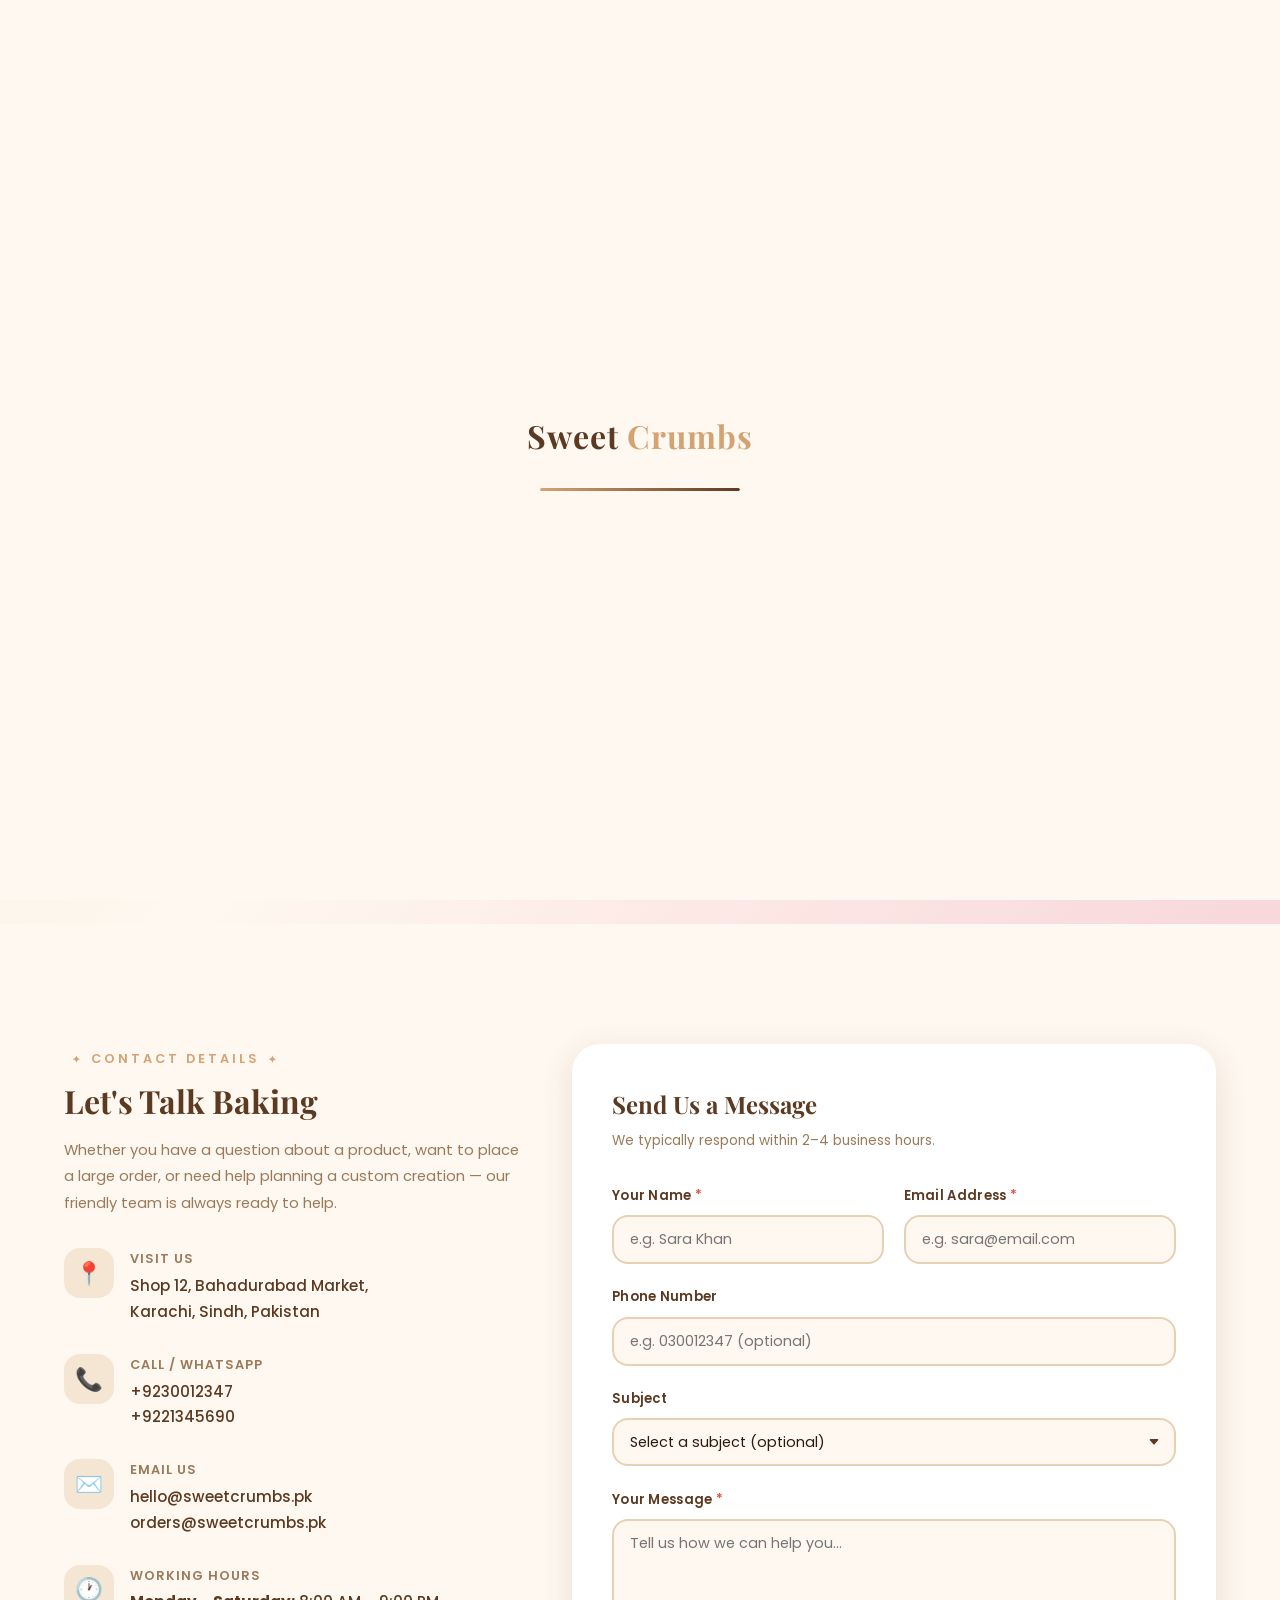
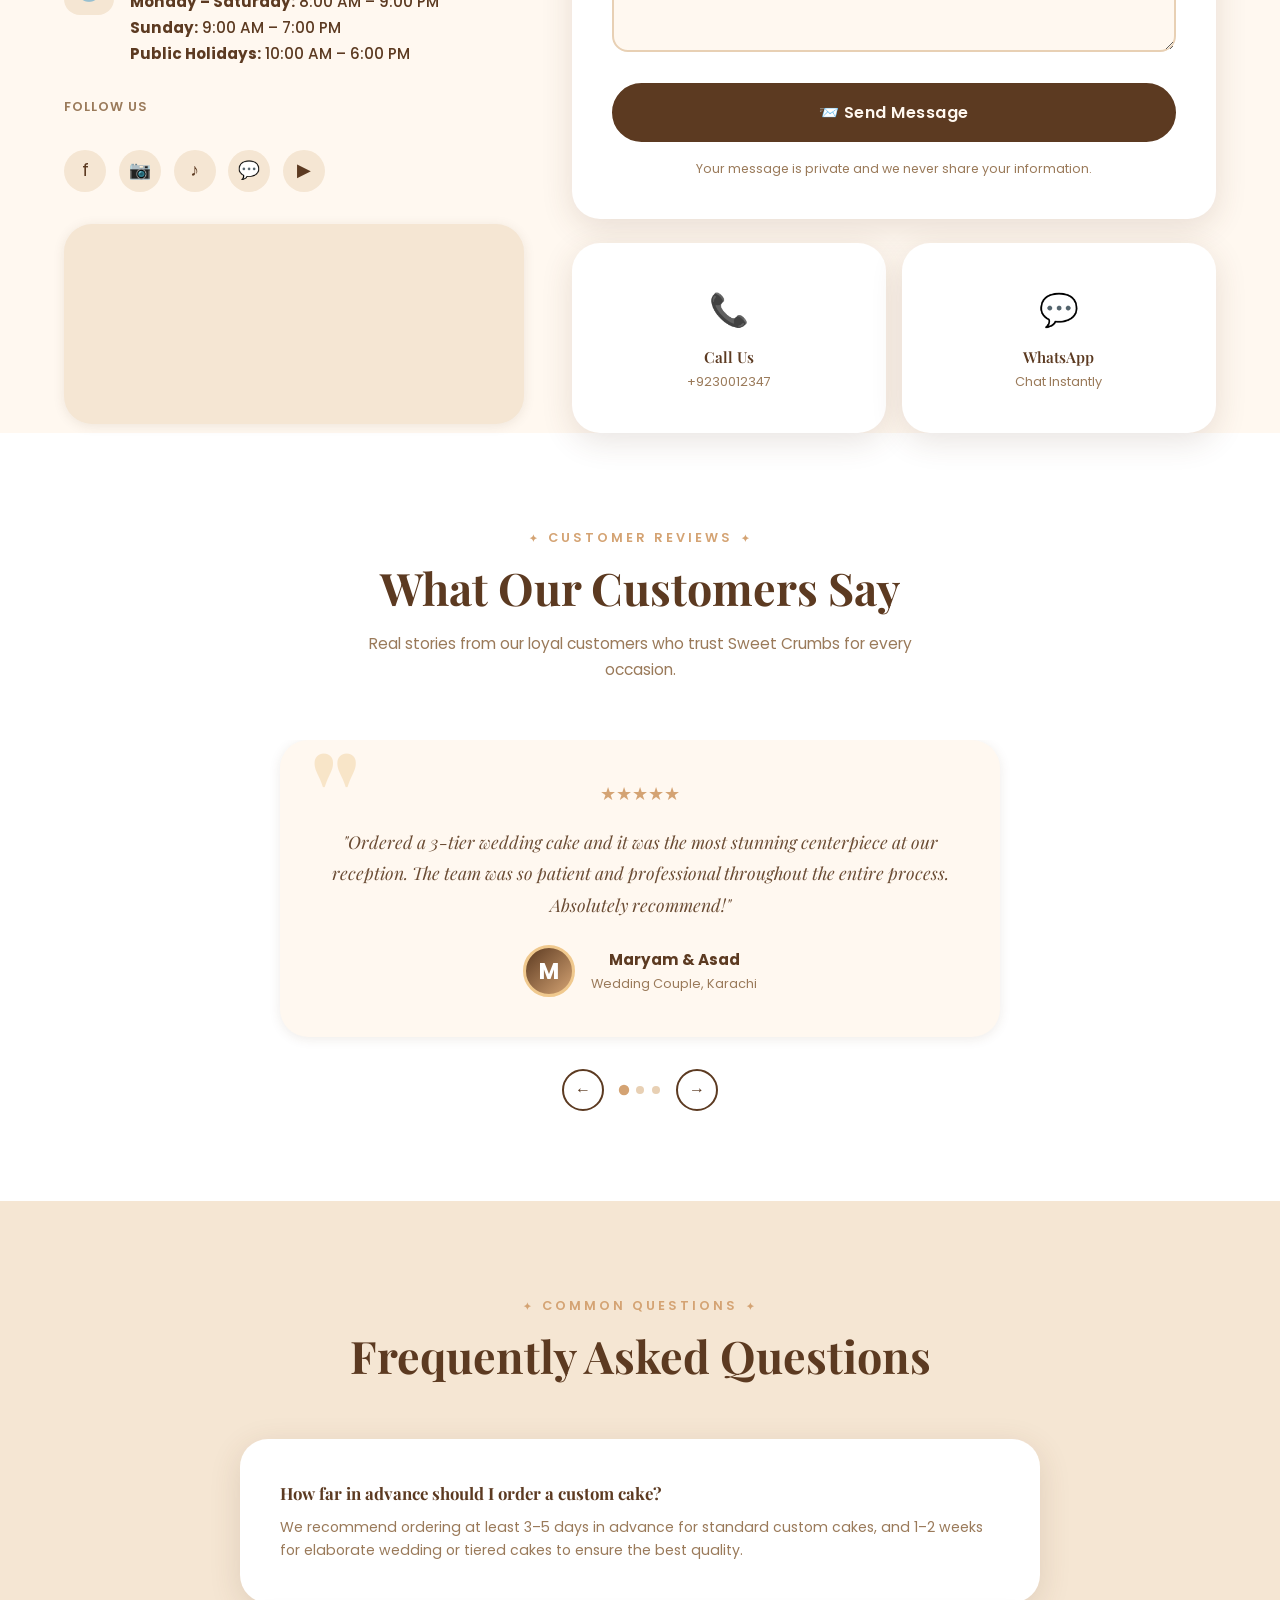
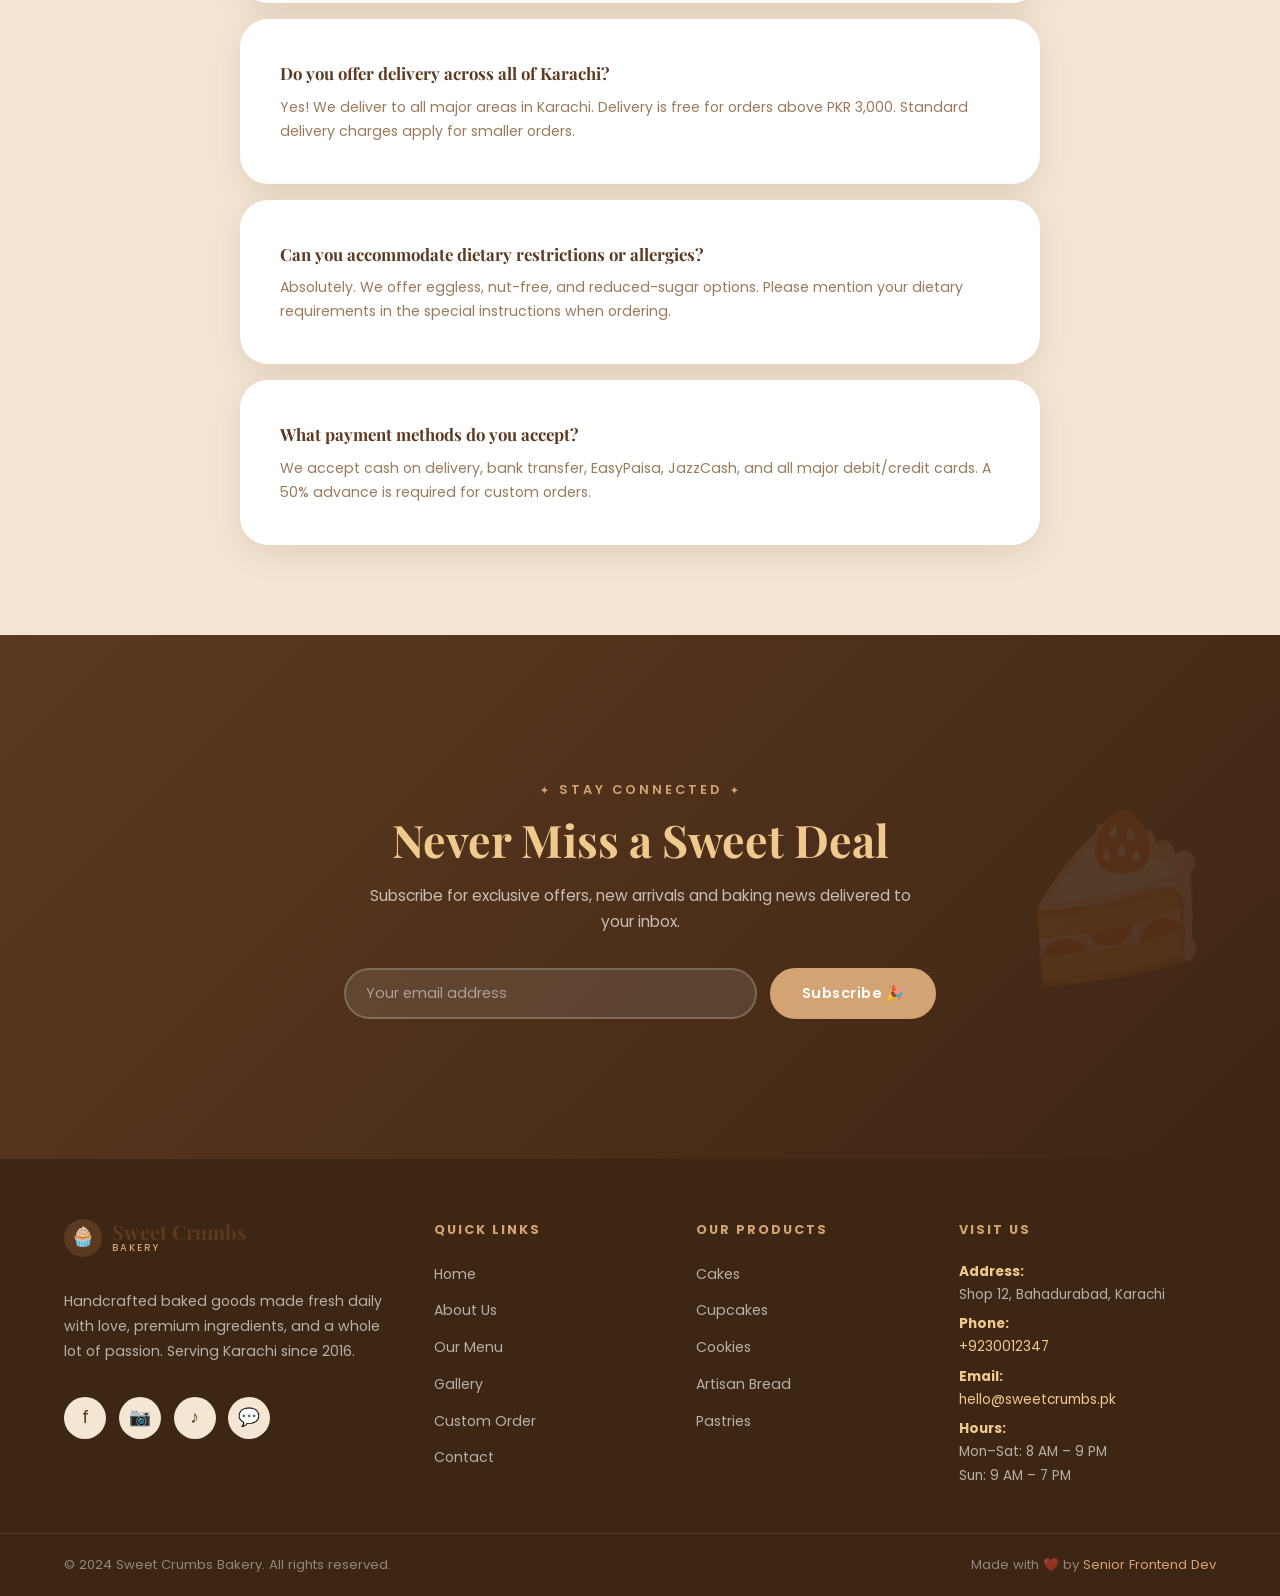
<file: contact.html>
<!DOCTYPE html>
<html lang="en">
<head>
  <meta charset="UTF-8" />
  <meta name="viewport" content="width=device-width, initial-scale=1.0" />
  <meta name="description" content="Contact Sweet Crumbs Bakery – find our address, phone, email, working hours, and send us a message." />
  <title>Contact – Sweet Crumbs Bakery</title>
  <link rel="preconnect" href="https://fonts.googleapis.com" />
  <link rel="preconnect" href="https://fonts.gstatic.com" crossorigin />
  <link href="https://fonts.googleapis.com/css2?family=Playfair+Display:ital,wght@0,400;0,500;0,600;0,700;0,800;1,400;1,600&family=Poppins:wght@300;400;500;600;700&display=swap" rel="stylesheet" />
  <link rel="stylesheet" href="style.css" />
</head>
<body>

  <!-- ===================== LOADING SCREEN ===================== -->
  <div id="loading-screen" role="status">
    <div class="loader-logo">Sweet <span>Crumbs</span></div>
    <div class="loader-bar"><div class="loader-bar-fill"></div></div>
  </div>

  <!-- ===================== SCROLL TO TOP ===================== -->
  <button id="scroll-top" aria-label="Scroll to top">↑</button>

  <!-- ===================== NAVBAR ===================== -->
  <header>
    <nav class="navbar" role="navigation" aria-label="Main navigation">
      <div class="nav-inner">
        <a href="index.html" class="nav-logo" aria-label="Sweet Crumbs Bakery Home">
          <div class="nav-logo-icon" aria-hidden="true">🧁</div>
          <div class="nav-logo-text">Sweet Crumbs <small>Bakery</small></div>
        </a>
        <ul class="nav-links" role="list">
          <li><a href="index.html">Home</a></li>
          <li><a href="about.html">About</a></li>
          <li><a href="menu.html">Menu</a></li>
          <li><a href="gallery.html">Gallery</a></li>
          <li><a href="contact.html" class="active">Contact</a></li>
          
        </ul>
        <button class="hamburger" aria-label="Toggle mobile menu" aria-expanded="false" aria-controls="mobile-menu">
          <span></span><span></span><span></span>
        </button>
      </div>
      <nav id="mobile-menu" class="mobile-menu" aria-label="Mobile navigation">
        <a href="index.html">Home</a>
        <a href="about.html">About</a>
        <a href="menu.html">Menu</a>
        <a href="gallery.html">Gallery</a>
        <a href="contact.html">Contact</a>
        
      </nav>
    </nav>
  </header>

  <main>

    <!-- ===================== PAGE HERO ===================== -->
    <section class="page-hero" aria-label="Contact page header"><img src="assets/e.jpg" style="width: 100%; height: 500px;">
      <div class="container">
        <nav class="breadcrumb" aria-label="Breadcrumb">
          <a href="index.html">Home</a>
          <span>›</span>
          <span aria-current="page">Contact</span>
        </nav>
        <h1 class="page-hero-title">Get in Touch</h1>
        <p class="page-hero-desc">We'd love to hear from you – whether it's a custom order, a question, or just saying hello!</p>
      </div>
    </section>

    <!-- ===================== CONTACT SECTION ===================== -->
    <section class="contact-page" aria-labelledby="contact-heading">
      <div class="container">

        <div class="contact-grid">

          <!-- Left: Contact Info -->
          <aside aria-label="Contact information" class="reveal-left">

            <span class="section-subtitle">Contact Details</span>
            <h2 class="section-title" id="contact-heading" style="font-size:2rem;">Let's Talk Baking</h2>
            <p style="color:var(--text-light); font-size:0.92rem; line-height:1.8; margin-bottom:2rem;">
              Whether you have a question about a product, want to place a large order, or need help planning a custom creation —
              our friendly team is always ready to help.
            </p>

            <!-- Info Items -->
            <div class="contact-info">

              <div class="contact-info-item">
                <div class="contact-info-icon" aria-hidden="true">📍</div>
                <div>
                  <div class="contact-info-label">Visit Us</div>
                  <address class="contact-info-value" style="font-style:normal;">
                    Shop 12, Bahadurabad Market,<br />
                    Karachi, Sindh, Pakistan
                  </address>
                </div>
              </div>

              <div class="contact-info-item">
                <div class="contact-info-icon" aria-hidden="true">📞</div>
                <div>
                  <div class="contact-info-label">Call / WhatsApp</div>
                  <div class="contact-info-value">
                    <a href="tel:+923001234567">+9230012347</a><br />
                    <a href="tel:+922134567890">+9221345690</a>
                  </div>
                </div>
              </div>

              <div class="contact-info-item">
                <div class="contact-info-icon" aria-hidden="true">✉️</div>
                <div>
                  <div class="contact-info-label">Email Us</div>
                  <div class="contact-info-value">
                    <a href="mailto:hello@sweetcrumbs.pk">hello@sweetcrumbs.pk</a><br />
                    <a href="mailto:orders@sweetcrumbs.pk">orders@sweetcrumbs.pk</a>
                  </div>
                </div>
              </div>

              <div class="contact-info-item">
                <div class="contact-info-icon" aria-hidden="true">🕐</div>
                <div>
                  <div class="contact-info-label">Working Hours</div>
                  <div class="contact-info-value">
                    <strong>Monday – Saturday:</strong> 8:00 AM – 9:00 PM<br />
                    <strong>Sunday:</strong> 9:00 AM – 7:00 PM<br />
                    <strong>Public Holidays:</strong> 10:00 AM – 6:00 PM
                  </div>
                </div>
              </div>

            </div><!-- /contact-info -->

            <!-- Social Media Links -->
            <div>
              <div class="contact-info-label" style="margin-bottom:0.8rem;">Follow Us</div>
              <div class="social-links">
                <a href="#" class="social-link" aria-label="Follow Sweet Crumbs on Facebook">f</a>
                <a href="#" class="social-link" aria-label="Follow Sweet Crumbs on Instagram">📷</a>
                <a href="#" class="social-link" aria-label="Follow Sweet Crumbs on TikTok">♪</a>
                <a href="#" class="social-link" aria-label="Chat with us on WhatsApp">💬</a>
                <a href="#" class="social-link" aria-label="Subscribe on YouTube">▶</a>
              </div>
            </div>

            <!-- Google Maps Embed Placeholder -->
            <div class="map-embed" aria-label="Map location of Sweet Crumbs Bakery in Bahadurabad, Karachi">
              <iframe
                src="https://www.google.com/maps/embed?pb=!1m18!1m12!1m3!1d3619.5!2d67.0!3d24.86!2m3!1f0!2f0!3f0!3m2!1i1024!2i768!4f13.1!3m3!1m2!1s0x0%3A0x0!2zMjTCsDUxJzM2LjAiTiA2N8KwMDAnMDAuMCJF!5e0!3m2!1sen!2spk!4v1234567890"
                width="100%"
                height="200"
                style="border:0; border-radius:var(--radius-md);"
                allowfullscreen=""
                loading="lazy"
                referrerpolicy="no-referrer-when-downgrade"
                title="Sweet Crumbs Bakery location on Google Maps"
              ></iframe>
            </div>

          </aside>

          <!-- Right: Contact Form -->
          <div class="reveal-right">
            <div class="form-card">

              <h3 style="font-family:var(--font-display); font-size:1.5rem; color:var(--brown); margin-bottom:0.3rem;">Send Us a Message</h3>
              <p style="font-size:0.85rem; color:var(--text-light); margin-bottom:2rem;">We typically respond within 2–4 business hours.</p>

              <!-- Success Message -->
              <div class="form-success" role="alert" aria-live="polite">
                ✅ Thank you for reaching out! We'll get back to you within 2–4 hours.
              </div>

              <form id="contact-form" novalidate aria-label="Contact form">

                <!-- Row 1: Name + Email -->
                <div class="form-row">
                  <div class="form-group">
                    <label class="form-label" for="c-name">Your Name <span style="color:#e74c3c;" aria-hidden="true">*</span></label>
                    <input
                      type="text"
                      id="c-name"
                      class="form-control"
                      placeholder="e.g. Sara Khan"
                      autocomplete="name"
                      aria-required="true"
                      aria-describedby="c-name-error"
                    />
                    <p id="c-name-error" class="form-error" role="alert"></p>
                  </div>
                  <div class="form-group">
                    <label class="form-label" for="c-email">Email Address <span style="color:#e74c3c;" aria-hidden="true">*</span></label>
                    <input
                      type="email"
                      id="c-email"
                      class="form-control"
                      placeholder="e.g. sara@email.com"
                      autocomplete="email"
                      aria-required="true"
                      aria-describedby="c-email-error"
                    />
                    <p id="c-email-error" class="form-error" role="alert"></p>
                  </div>
                </div>

                <!-- Phone -->
                <div class="form-group">
                  <label class="form-label" for="c-phone">Phone Number</label>
                  <input
                    type="tel"
                    id="c-phone"
                    class="form-control"
                    placeholder="e.g. 030012347 (optional)"
                    autocomplete="tel"
                    aria-label="Phone number (optional)"
                  />
                </div>

                <!-- Subject -->
                <div class="form-group">
                  <label class="form-label" for="c-subject">Subject</label>
                  <select id="c-subject" class="form-control" aria-label="Message subject">
                    <option value="">Select a subject (optional)</option>
                    <option value="custom-order">Custom Cake Order Inquiry</option>
                    <option value="bulk-order">Bulk / Corporate Order</option>
                    <option value="delivery">Delivery Question</option>
                    <option value="feedback">Feedback / Review</option>
                    <option value="catering">Event Catering</option>
                    <option value="workshop">Baking Workshop Inquiry</option>
                    <option value="other">General Inquiry</option>
                  </select>
                </div>

                <!-- Message -->
                <div class="form-group">
                  <label class="form-label" for="c-message">Your Message <span style="color:#e74c3c;" aria-hidden="true">*</span></label>
                  <textarea
                    id="c-message"
                    class="form-control"
                    rows="5"
                    placeholder="Tell us how we can help you..."
                    aria-required="true"
                    aria-describedby="c-message-error"
                  ></textarea>
                  <p id="c-message-error" class="form-error" role="alert"></p>
                </div>

                <!-- Submit -->
                <button type="submit" class="btn btn-primary" style="width:100%; justify-content:center; padding:15px; font-size:1rem;">
                  📨 Send Message
                </button>

                <p style="text-align:center; font-size:0.78rem; color:var(--text-light); margin-top:1rem;">
                  Your message is private and we never share your information.
                </p>

              </form><!-- /contact-form -->
            </div><!-- /form-card -->

            <!-- Quick Contact Cards -->
            <div style="display:grid; grid-template-columns:1fr 1fr; gap:1rem; margin-top:1.5rem;">
              <a href="tel:+923001234567" class="form-card" style="text-align:center; text-decoration:none; display:block; transition:all 0.3s ease;" onmouseover="this.style.transform='translateY(-4px)'" onmouseout="this.style.transform=''">
                <div style="font-size:2rem; margin-bottom:0.5rem;" aria-hidden="true">📞</div>
                <div style="font-family:var(--font-display); font-weight:600; color:var(--brown); font-size:0.95rem;">Call Us</div>
                <div style="font-size:0.8rem; color:var(--text-light);">+9230012347</div>
              </a>
              <a href="https://wa.me/923001234567" class="form-card" style="text-align:center; text-decoration:none; display:block; transition:all 0.3s ease;" onmouseover="this.style.transform='translateY(-4px)'" onmouseout="this.style.transform=''" aria-label="Chat on WhatsApp">
                <div style="font-size:2rem; margin-bottom:0.5rem;" aria-hidden="true">💬</div>
                <div style="font-family:var(--font-display); font-weight:600; color:var(--brown); font-size:0.95rem;">WhatsApp</div>
                <div style="font-size:0.8rem; color:var(--text-light);">Chat Instantly</div>
              </a>
            </div>

          </div>

        </div><!-- /contact-grid -->
      </div>
    </section>

    <!-- ===================== TESTIMONIALS PREVIEW ===================== -->
    <section class="testimonials section-pad" aria-labelledby="reviews-heading">
      <div class="container">

        <div class="section-header reveal">
          <span class="section-subtitle">Customer Reviews</span>
          <h2 class="section-title" id="reviews-heading">What Our Customers Say</h2>
          <p class="section-desc">Real stories from our loyal customers who trust Sweet Crumbs for every occasion.</p>
        </div>

        <div class="testimonials-slider reveal">
          <div class="testimonials-track">

            <div class="testimonial-slide">
              <div class="testimonial-card">
                <div class="testimonial-stars" aria-label="5 stars">★★★★★</div>
                <p class="testimonial-text">
                  "Ordered a 3-tier wedding cake and it was the most stunning centerpiece at our reception.
                  The team was so patient and professional throughout the entire process. Absolutely recommend!"
                </p>
                <div class="testimonial-author">
                  <div class="author-avatar" aria-hidden="true">M</div>
                  <div>
                    <div class="author-name">Maryam &amp; Asad</div>
                    <div class="author-role">Wedding Couple, Karachi</div>
                  </div>
                </div>
              </div>
            </div>

            <div class="testimonial-slide">
              <div class="testimonial-card">
                <div class="testimonial-stars" aria-label="5 stars">★★★★★</div>
                <p class="testimonial-text">
                  "Their sourdough is the only bread I buy now. Freshly baked, perfect crust, amazing flavor.
                  The croissants on weekends are a dream. This bakery is a true gem in Karachi!"
                </p>
                <div class="testimonial-author">
                  <div class="author-avatar" aria-hidden="true">F</div>
                  <div>
                    <div class="author-name">Farrukh Ahmed</div>
                    <div class="author-role">Regular Customer</div>
                  </div>
                </div>
              </div>
            </div>

            <div class="testimonial-slide">
              <div class="testimonial-card">
                <div class="testimonial-stars" aria-label="5 stars">★★★★★</div>
                <p class="testimonial-text">
                  "We ordered 200 cupcakes for our annual company event and Sweet Crumbs delivered perfectly — on time,
                  beautifully packed, and everyone loved them! Will definitely order again."
                </p>
                <div class="testimonial-author">
                  <div class="author-avatar" aria-hidden="true">R</div>
                  <div>
                    <div class="author-name">Rabia Javed</div>
                    <div class="author-role">Events Manager, Karachi</div>
                  </div>
                </div>
              </div>
            </div>

          </div><!-- /testimonials-track -->

          <div class="slider-controls">
            <button class="slider-btn prev" aria-label="Previous review">←</button>
            <div class="slider-dots" role="tablist">
              <button class="slider-dot active" role="tab" aria-label="Review 1" aria-selected="true"></button>
              <button class="slider-dot" role="tab" aria-label="Review 2" aria-selected="false"></button>
              <button class="slider-dot" role="tab" aria-label="Review 3" aria-selected="false"></button>
            </div>
            <button class="slider-btn next" aria-label="Next review">→</button>
          </div>
        </div>

      </div>
    </section>

    <!-- ===================== FAQ ===================== -->
    <section class="categories section-pad" aria-labelledby="faq-heading">
      <div class="container">
        <div class="section-header reveal">
          <span class="section-subtitle">Common Questions</span>
          <h2 class="section-title" id="faq-heading">Frequently Asked Questions</h2>
        </div>
        <div style="max-width:800px; margin:0 auto; display:flex; flex-direction:column; gap:1rem;">

          <div class="form-card reveal">
            <h3 style="font-family:var(--font-display); color:var(--brown); font-size:1.05rem; margin-bottom:0.5rem;">How far in advance should I order a custom cake?</h3>
            <p style="font-size:0.88rem; color:var(--text-light); line-height:1.7;">We recommend ordering at least 3–5 days in advance for standard custom cakes, and 1–2 weeks for elaborate wedding or tiered cakes to ensure the best quality.</p>
          </div>

          <div class="form-card reveal delay-1">
            <h3 style="font-family:var(--font-display); color:var(--brown); font-size:1.05rem; margin-bottom:0.5rem;">Do you offer delivery across all of Karachi?</h3>
            <p style="font-size:0.88rem; color:var(--text-light); line-height:1.7;">Yes! We deliver to all major areas in Karachi. Delivery is free for orders above PKR 3,000. Standard delivery charges apply for smaller orders.</p>
          </div>

          <div class="form-card reveal delay-2">
            <h3 style="font-family:var(--font-display); color:var(--brown); font-size:1.05rem; margin-bottom:0.5rem;">Can you accommodate dietary restrictions or allergies?</h3>
            <p style="font-size:0.88rem; color:var(--text-light); line-height:1.7;">Absolutely. We offer eggless, nut-free, and reduced-sugar options. Please mention your dietary requirements in the special instructions when ordering.</p>
          </div>

          <div class="form-card reveal delay-3">
            <h3 style="font-family:var(--font-display); color:var(--brown); font-size:1.05rem; margin-bottom:0.5rem;">What payment methods do you accept?</h3>
            <p style="font-size:0.88rem; color:var(--text-light); line-height:1.7;">We accept cash on delivery, bank transfer, EasyPaisa, JazzCash, and all major debit/credit cards. A 50% advance is required for custom orders.</p>
          </div>

        </div>
      </div>
    </section>

    <!-- ===================== NEWSLETTER ===================== -->
    <section class="newsletter section-pad-sm">
      <div class="newsletter-inner container">
        <span class="section-subtitle">Stay Connected</span>
        <h2 class="section-title">Never Miss a Sweet Deal</h2>
        <p class="section-desc">Subscribe for exclusive offers, new arrivals and baking news delivered to your inbox.</p>
        <form class="newsletter-form" novalidate aria-label="Newsletter form">
          <input type="email" class="newsletter-input" placeholder="Your email address" aria-label="Email address" required />
          <button type="submit" class="btn btn-gold">Subscribe 🎉</button>
        </form>
      </div>
    </section>

  </main>

  <!-- ===================== FOOTER ===================== -->
  <footer role="contentinfo">
    <div class="container">
      <div class="footer-top">
        <div class="footer-brand">
          <a href="index.html" class="nav-logo" style="display:inline-flex; gap:10px; align-items:center; margin-bottom:1rem;">
            <div class="nav-logo-icon" style="width:38px;height:38px;" aria-hidden="true">🧁</div>
            <div class="nav-logo-text">Sweet Crumbs <small>Bakery</small></div>
          </a>
          <p class="footer-brand-desc">Handcrafted baked goods made fresh daily with love, premium ingredients, and a whole lot of passion. Serving Karachi since 2016.</p>
          <div class="social-links">
            <a href="#" class="social-link" aria-label="Facebook">f</a>
            <a href="#" class="social-link" aria-label="Instagram">📷</a>
            <a href="#" class="social-link" aria-label="TikTok">♪</a>
            <a href="#" class="social-link" aria-label="WhatsApp">💬</a>
          </div>
        </div>
        <div>
          <h3 class="footer-col-title">Quick Links</h3>
          <ul class="footer-links">
            <li><a href="index.html">Home</a></li>
            <li><a href="about.html">About Us</a></li>
            <li><a href="menu.html">Our Menu</a></li>
            <li><a href="gallery.html">Gallery</a></li>
            <li><a href="order.html">Custom Order</a></li>
            <li><a href="contact.html">Contact</a></li>
          </ul>
        </div>
        <div>
          <h3 class="footer-col-title">Our Products</h3>
          <ul class="footer-links">
            <li><a href="menu.html?cat=cakes">Cakes</a></li>
            <li><a href="menu.html?cat=cupcakes">Cupcakes</a></li>
            <li><a href="menu.html?cat=cookies">Cookies</a></li>
            <li><a href="menu.html?cat=bread">Artisan Bread</a></li>
            <li><a href="menu.html?cat=pastries">Pastries</a></li>
          </ul>
        </div>
        <div>
          <h3 class="footer-col-title">Visit Us</h3>
          <address class="footer-hours" style="font-style:normal;">
            <p><strong>Address:</strong><br />Shop 12, Bahadurabad, Karachi</p>
            <p><strong>Phone:</strong><br /><a href="tel:+9230012347" style="color:var(--gold-light);">+9230012347</a></p>
            <p><strong>Email:</strong><br /><a href="mailto:hello@sweetcrumbs.pk" style="color:var(--gold-light);">hello@sweetcrumbs.pk</a></p>
            <p><strong>Hours:</strong><br />Mon–Sat: 8 AM – 9 PM<br />Sun: 9 AM – 7 PM</p>
          </address>
        </div>
      </div>
    </div>
    <div class="footer-bottom">
      <div class="container" style="display:flex; justify-content:space-between; flex-wrap:wrap; gap:0.5rem; width:100%;">
        <p>© 2024 Sweet Crumbs Bakery. All rights reserved.</p>
        <p>Made with ❤️ by <a href="#">Senior Frontend Dev</a></p>
      </div>
    </div>
  </footer>

  <script src="script.js"></script>
</body>
</html>
</file>
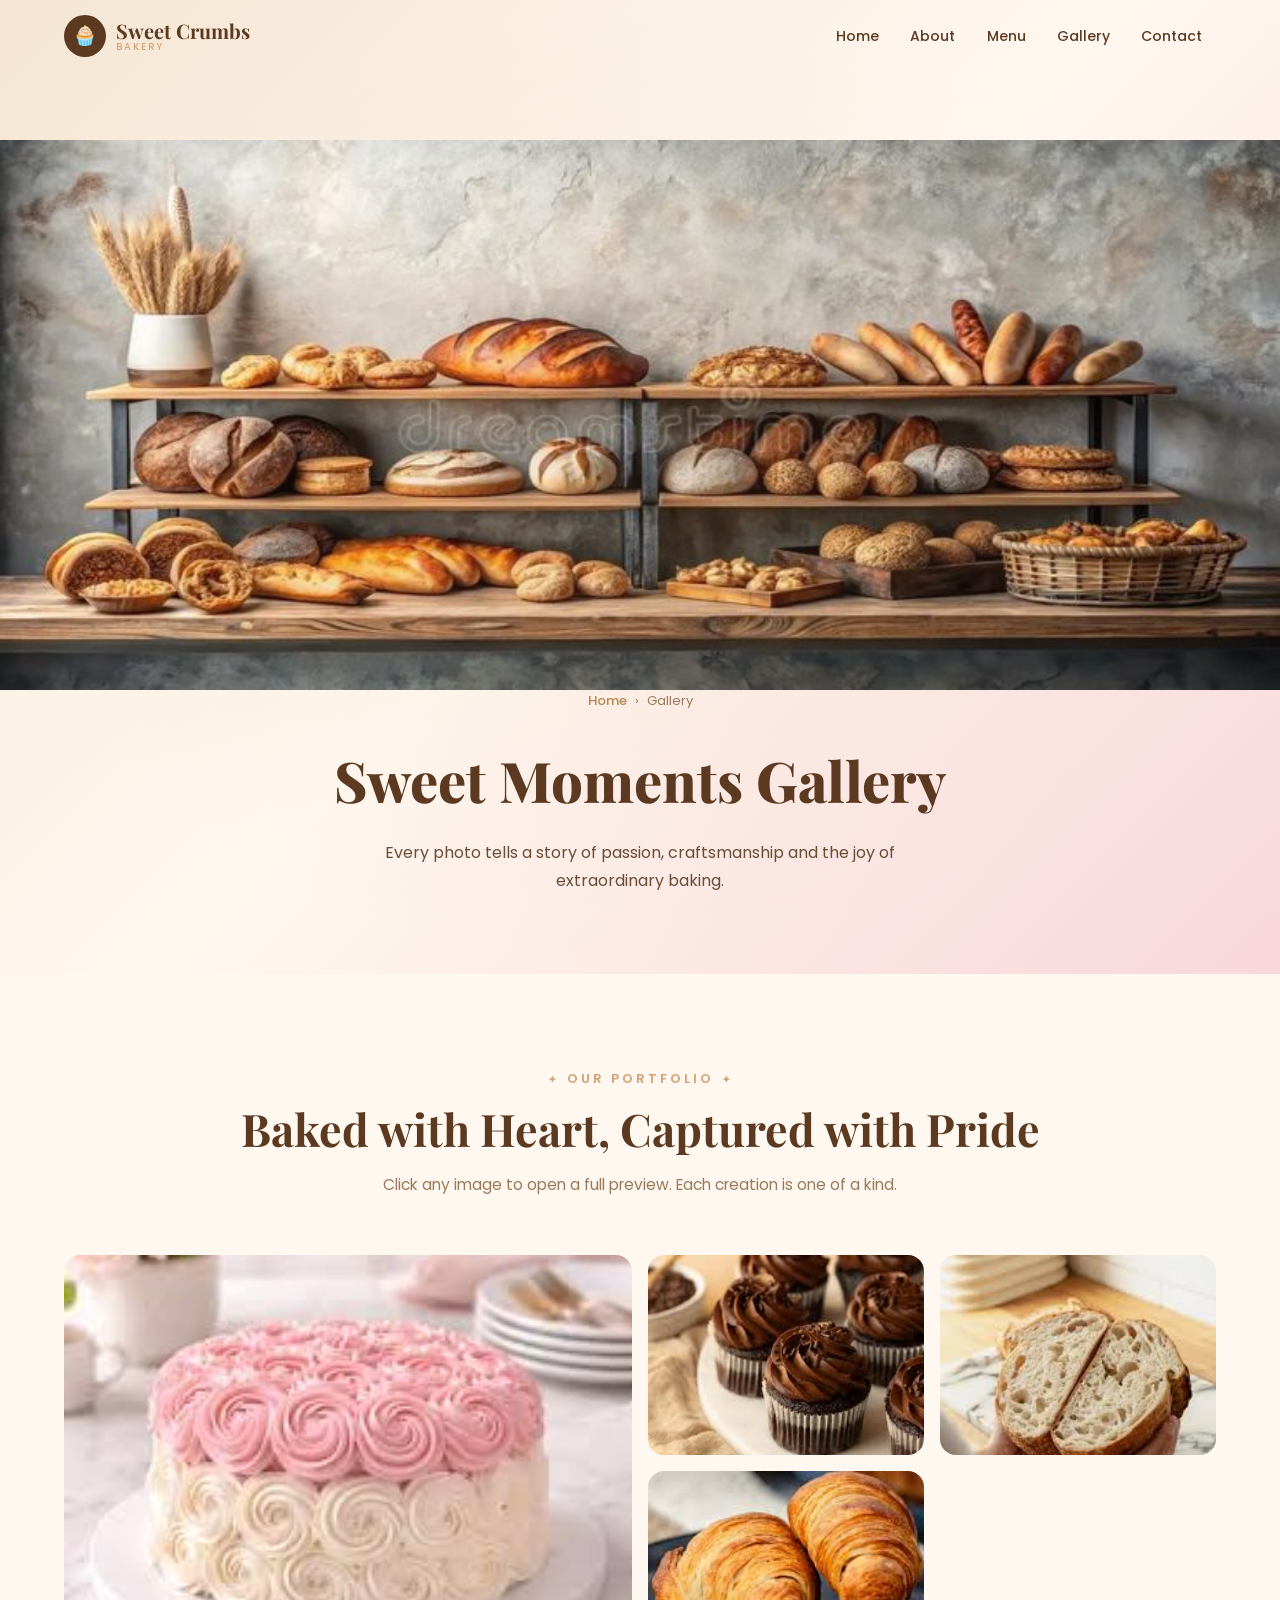
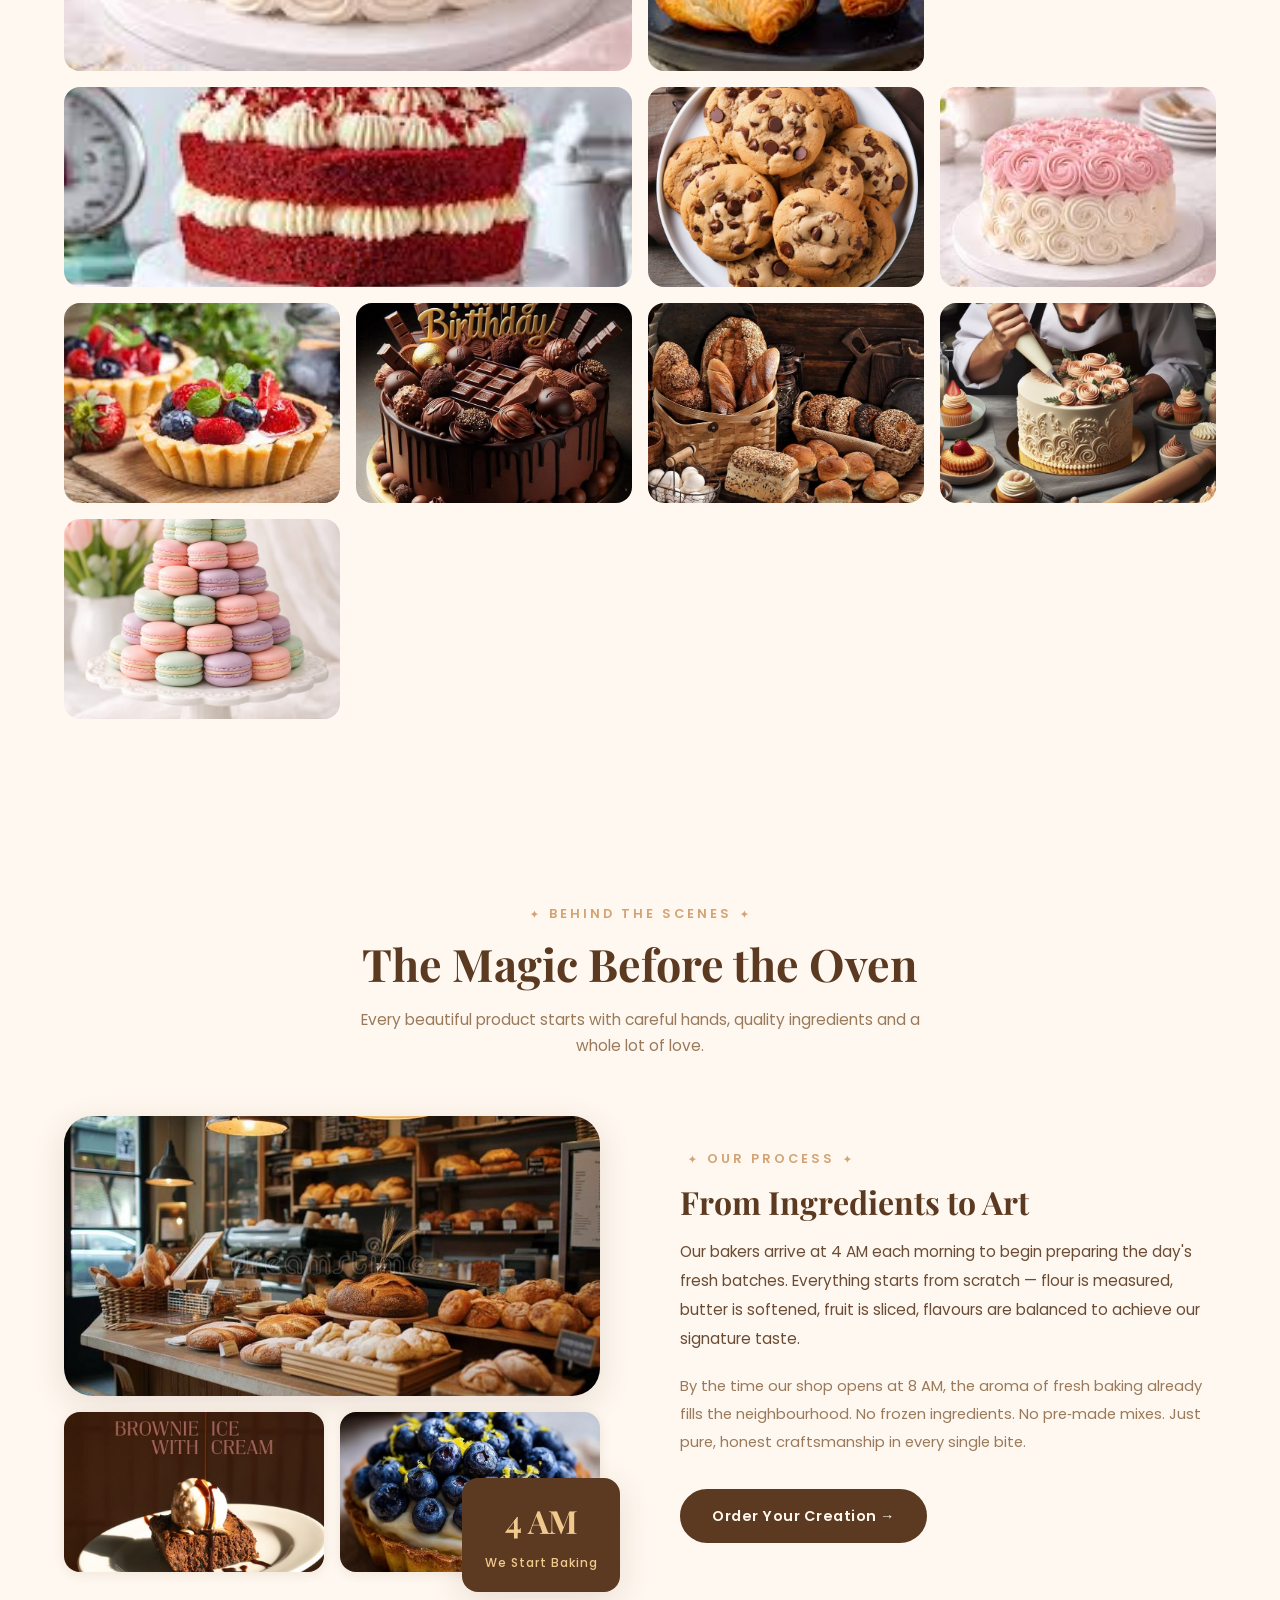
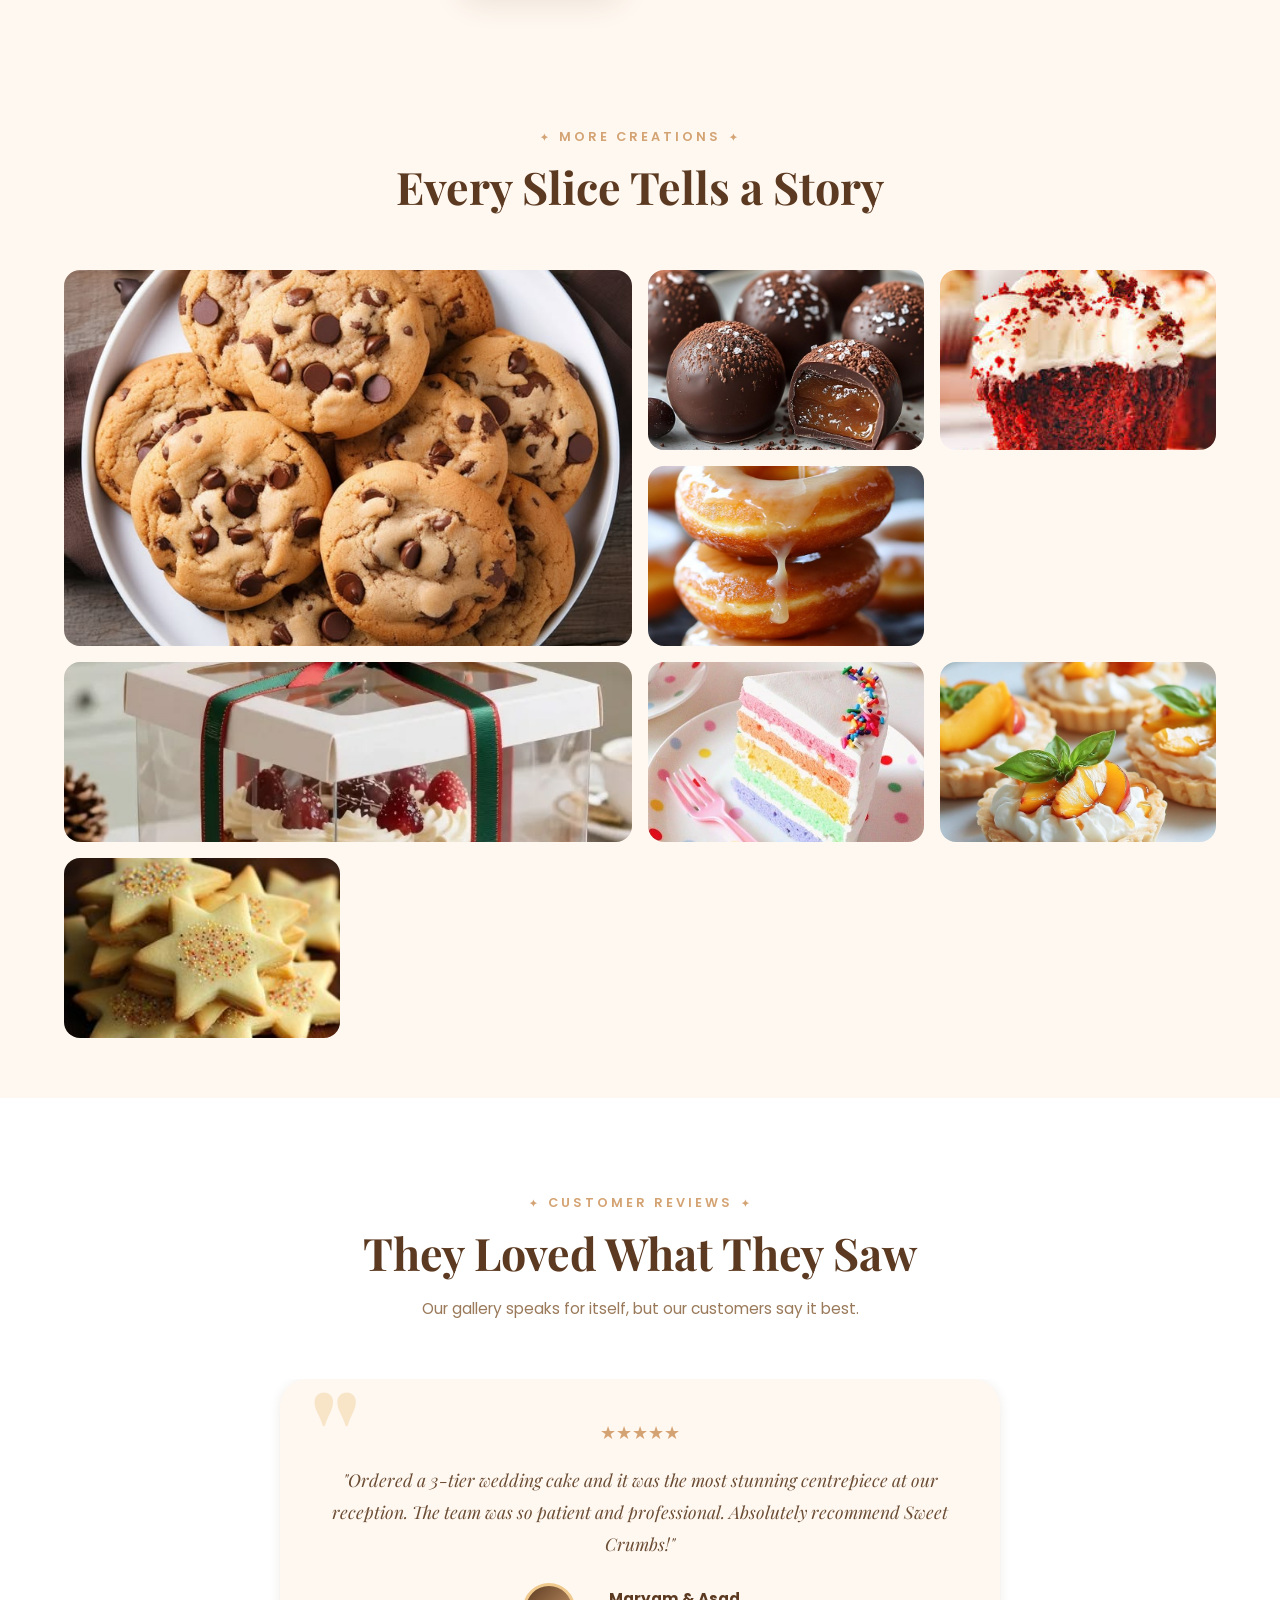
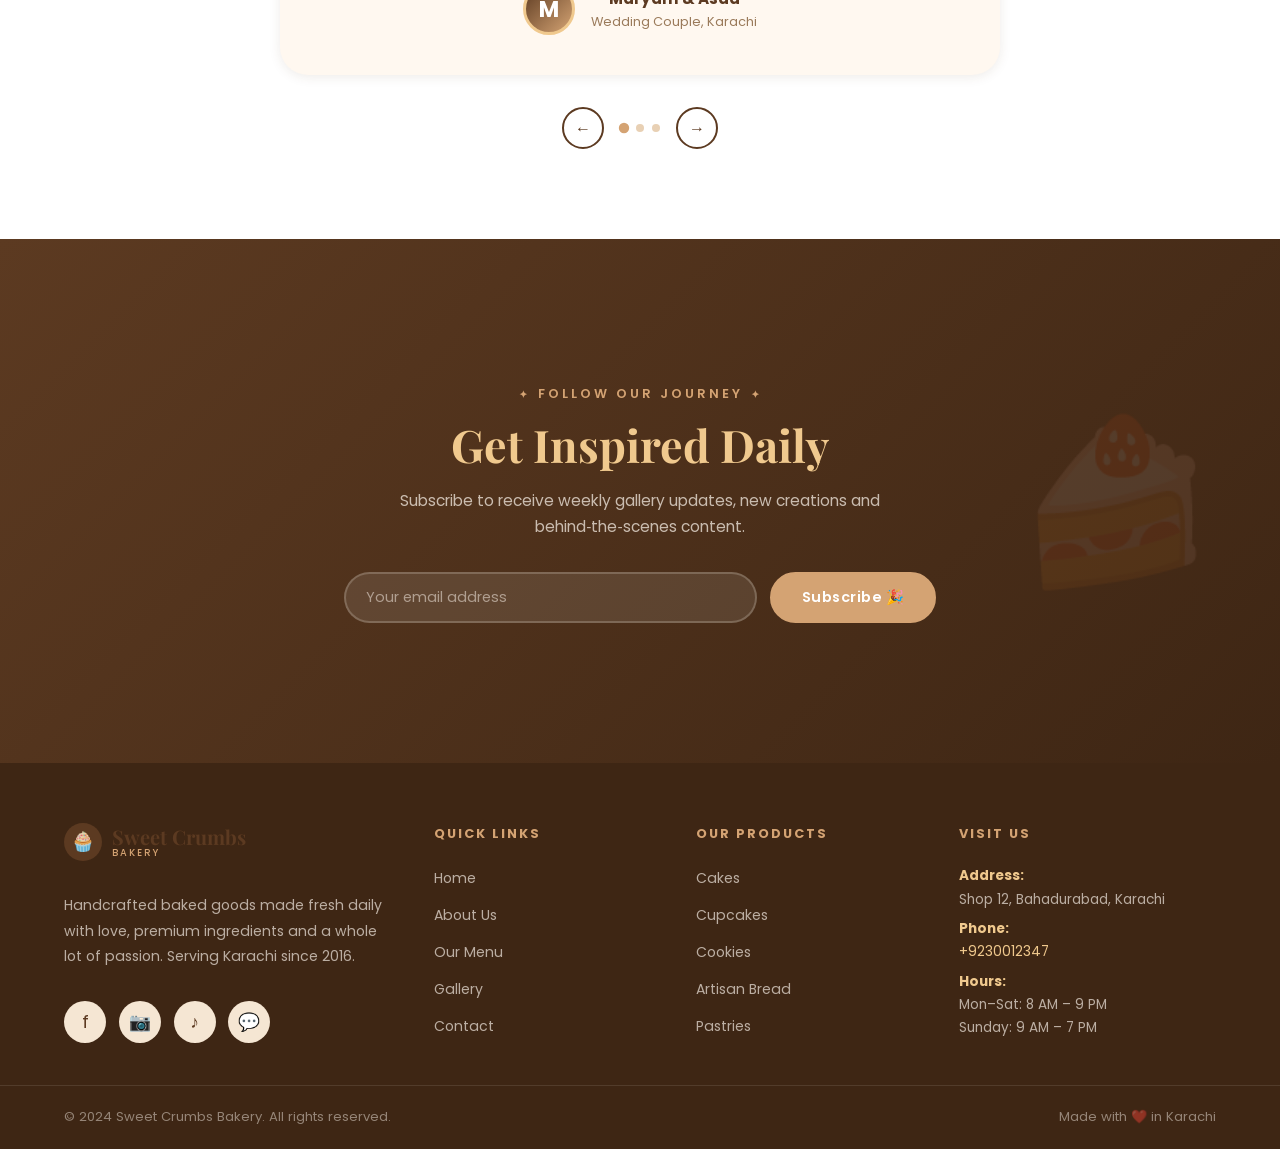
<file: gallery.html>
<!DOCTYPE html>
<html lang="en">
<head>
  <meta charset="UTF-8" />
  <meta name="viewport" content="width=device-width, initial-scale=1.0" />
  <meta name="description" content="Browse the Sweet Crumbs Bakery photo gallery – custom cakes, pastries, breads and behind-the-scenes baking moments in Karachi." />
  <meta name="author" content="Sweet Crumbs Bakery" />
  <title>Gallery – Sweet Crumbs Bakery</title>

  <!-- Google Fonts -->
  <link rel="preconnect" href="https://fonts.googleapis.com" />
  <link rel="preconnect" href="https://fonts.gstatic.com" crossorigin />
  <link href="https://fonts.googleapis.com/css2?family=Playfair+Display:ital,wght@0,400;0,500;0,600;0,700;0,800;1,400;1,600&family=Poppins:wght@300;400;500;600;700&display=swap" rel="stylesheet" />

  <!-- Main Stylesheet -->
  <link rel="stylesheet" href="style.css" />
</head>
<body>

  <!-- ========== LOADING SCREEN ========== -->
  <div id="loading-screen" role="status" aria-label="Loading">
    <div class="loader-logo">Sweet <span>Crumbs</span></div>
    <div class="loader-bar"><div class="loader-bar-fill"></div></div>
  </div>

  <!-- ========== SCROLL TO TOP ========== -->
  <button id="scroll-top" aria-label="Scroll back to top">↑</button>

  <!-- ========== NAVBAR ========== -->
  <header>
    <nav class="navbar" id="navbar" role="navigation" aria-label="Main navigation">
      <div class="nav-inner">

        <!-- Logo -->
        <a href="index.html" class="nav-logo" aria-label="Sweet Crumbs Bakery – Home">
          <div class="nav-logo-icon" aria-hidden="true">🧁</div>
          <div class="nav-logo-text">
            Sweet Crumbs
            <small>Bakery</small>
          </div>
        </a>

        <!-- Desktop Links -->
        <ul class="nav-links" role="list">
          <li><a href="index.html">Home</a></li>
          <li><a href="about.html">About</a></li>
          <li><a href="menu.html">Menu</a></li>
          <li><a href="gallery.html"class="active" aria-current="page">Gallery</a></li>
          <li><a href="contact.html">Contact</a></li>
          
        </ul>

        <!-- Hamburger -->
        <button class="hamburger" id="hamburger-btn" aria-label="Open mobile menu" aria-expanded="false" aria-controls="mobile-menu">
          <span></span>
          <span></span>
          <span></span>
        </button>

      </div>

      <!-- Mobile Menu -->
      <div id="mobile-menu" class="mobile-menu" role="navigation" aria-label="Mobile navigation">
        <a href="index.html">Home</a>
        <a href="about.html">About</a>
        <a href="menu.html">Menu</a>
        <a href="gallery.html" class="active" aria-current="page">Gallery</a>
        <a href="contact.html">Contact</a>
       
      </div>

    </nav>
  </header>

  <main>

    <!-- ========== PAGE HERO ========== -->
    <section class="page-hero" aria-label="Gallery page hero"><img src="assets/c.jpg" style="width: 100%; height: 550px;">
      <div class="container">
        <nav class="breadcrumb" aria-label="Breadcrumb">
          <a href="index.html">Home</a>
          <span aria-hidden="true">›</span>
          <span aria-current="page">Gallery</span>
        </nav>
        <h1 class="page-hero-title">Sweet Moments Gallery</h1>
        <p class="page-hero-desc">Every photo tells a story of passion, craftsmanship and the joy of extraordinary baking.</p>
      </div>
    </section>

    <!-- ========== MAIN GALLERY ========== -->
    <section class="gallery-section section-pad" id="gallery" aria-labelledby="gallery-heading">
      <div class="container">

        <div class="section-header reveal">
          <span class="section-subtitle">Our Portfolio</span>
          <h2 class="section-title" id="gallery-heading">Baked with Heart, Captured with Pride</h2>
          <p class="section-desc">Click any image to open a full preview. Each creation is one of a kind.</p>
        </div>

        <!-- Main Gallery Grid — 4-column masonry -->
        <div class="gallery-grid reveal" role="list" aria-label="Bakery photo gallery">

          <!-- Item 1: spans 2×2 (large feature) -->
<div class="gallery-item" data-emoji="🍰" role="listitem" tabindex="0"
               aria-label="Open:Cupcake display tower"><img src="assets/white.jpg" alt=""></div>
          <!-- Item 2 -->
          <div class="gallery-item" data-emoji="🧁" role="listitem" tabindex="0"
               aria-label="Open: Cupcake display tower"><img src="assets/Chocolate Fudge Cupcakes.jpg" alt=""></div>

          <!-- Item 3 -->
          <div class="gallery-item" data-emoji="🍞" role="listitem" tabindex="0"
               aria-label="Open: Artisan sourdough collection"><img src="assets/Classic-Sourdough.jpg" alt=""></div>

          <!-- Item 4 -->
          <div class="gallery-item" data-emoji="🥐" role="listitem" tabindex="0"
               aria-label="Open: Golden butter croissants"><img src="assets/Butter-Croissant.jpg" alt=""></div>

          <!-- Item 5: spans 2 columns -->
          <div class="gallery-item" data-emoji="🍰" role="listitem" tabindex="0"
               aria-label="Open: Strawberry cake slice"><img src="assets/download.jpg" alt=""></div>

          <!-- Item 6 -->
          <div class="gallery-item" data-emoji="🍪" role="listitem" tabindex="0"
               aria-label="Open: Cookie jar collection"><img src="assets/cookie.jpg" alt=""></div>

          <!-- Item 7 -->
          <div class="gallery-item" data-emoji="💒" role="listitem" tabindex="0"
               aria-label="Open: White fondant wedding cake"><img src="assets/white.jpg" alt=""></div>

          <!-- Item 8 -->
          <div class="gallery-item" data-emoji="🫐" role="listitem" tabindex="0"
               aria-label="Open: Blueberry tart"><img src="assets/Fresh Fruit Tart.jpg" alt=""></div>

          <!-- Item 9 -->
          <div class="gallery-item" data-emoji="🎂" role="listitem" tabindex="0"
               aria-label="Open: Birthday cake with candles"><img src="assets/birthday cake.jpg" alt=""></div>

          <!-- Item 10 -->
          <div class="gallery-item" data-emoji="🥖" role="listitem" tabindex="0"
               aria-label="Open: Assorted bread display"><img src="assets/n.jpg" alt=""></div>

          <!-- Item 11 -->
          <div class="gallery-item" data-emoji="👩‍🍳" role="listitem" tabindex="0"
               aria-label="Open: Chef decorating a cake"><img src="assets/che.jpg" alt=""></div>

          <!-- Item 12 -->
          <div class="gallery-item" data-emoji="✨" role="listitem" tabindex="0"
               aria-label="Open: Pastel macaron tower"><img src="assets/m.jpg" alt=""></div>

        </div><!-- /gallery-grid -->

      </div>
    </section>

    <!-- ========== LIGHTBOX ========== -->
    <div id="lightbox" class="lightbox" role="dialog" aria-modal="true" aria-label="Image lightbox preview">
      <button class="lightbox-close" aria-label="Close lightbox (or press Escape)">✕</button>
      <div class="lightbox-content" aria-live="polite"></div>
    </div>

    <!-- ========== BEHIND THE SCENES ========== -->
    <section class="about section-pad" id="behind-scenes" aria-labelledby="bts-heading">
      <div class="container">

        <div class="section-header reveal">
          <span class="section-subtitle">Behind the Scenes</span>
          <h2 class="section-title" id="bts-heading">The Magic Before the Oven</h2>
          <p class="section-desc">Every beautiful product starts with careful hands, quality ingredients and a whole lot of love.</p>
        </div>

        <div class="about-inner">

          <!-- Image side -->
          <div class="about-img-grid reveal-left">
            <div class="about-img-main" style="font-size:6rem;display:flex;align-items:center;justify-content:center;" aria-hidden="true"><img src="assets/baker1.jpg" alt=""></div>
            <div class="about-img-sm"   style="font-size:4rem;display:flex;align-items:center;justify-content:center;" aria-hidden="true"><img src="assets/choclate.jpg" alt=""></div>
            <div class="about-img-sm"   style="font-size:4rem;display:flex;align-items:center;justify-content:center;" aria-hidden="true"><img src="assets/o.jpg" alt=""></div>
            <div class="about-badge-float">
              <strong>4 AM</strong>
              <span>We Start Baking</span>
            </div>
          </div>

          <!-- Text side -->
          <div class="about-content reveal-right">
            <span class="section-subtitle">Our Process</span>
            <h3 class="section-title" style="font-size:2rem;">From Ingredients to Art</h3>
            <p style="color:var(--text-mid);margin-bottom:1.2rem;font-size:.96rem;line-height:1.9;">
              Our bakers arrive at 4 AM each morning to begin preparing the day's fresh batches. Everything starts
              from scratch — flour is measured, butter is softened, fruit is sliced, flavours are balanced to
              achieve our signature taste.
            </p>
            <p style="color:var(--text-light);margin-bottom:2rem;font-size:.92rem;line-height:1.9;">
              By the time our shop opens at 8 AM, the aroma of fresh baking already fills the neighbourhood.
              No frozen ingredients. No pre‑made mixes. Just pure, honest craftsmanship in every single bite.
            </p>
            <a href="order.html" class="btn btn-primary">Order Your Creation →</a>
          </div>

        </div>

      </div>
    </section>

    <!-- ========== SECOND GALLERY ROW ========== -->
    <section class="gallery-section section-pad-sm" aria-labelledby="more-heading">
      <div class="container">

        <div class="section-header reveal">
          <span class="section-subtitle">More Creations</span>
          <h2 class="section-title" id="more-heading">Every Slice Tells a Story</h2>
        </div>

        <!-- Second gallery grid with different layout -->
        <div class="gallery-grid reveal" style="grid-auto-rows:180px;" role="list" aria-label="More bakery photos">

          <div class="gallery-item" data-emoji="🍫" role="listitem" tabindex="0" aria-label="Open: Dark chocolate truffles"><img src="assets/cookie.jpg" alt=""></div>
          <div class="gallery-item" data-emoji="🥂" role="listitem" tabindex="0" aria-label="Open: Celebration cake toasts"><img src="assets/g d.jpg" alt=""></div>
          <div class="gallery-item" data-emoji="🌸" role="listitem" tabindex="0" aria-label="Open: Floral decorated cake"><img src="assets/Red Velvet Cupcakes.jpg" alt=""></div>
          <div class="gallery-item" data-emoji="🍩" role="listitem" tabindex="0" aria-label="Open: Glazed doughnuts"><img src="assets/g f.jpg" alt=""></div>
          <div class="gallery-item" data-emoji="🎁" role="listitem" tabindex="0" aria-label="Open: Gift box cake"><img src="assets/g c.jpg" alt=""></div>
          <div class="gallery-item" data-emoji="🌈" role="listitem" tabindex="0" aria-label="Open: Rainbow layer cake"><img src="assets/rainbow cake.jpg" alt=""></div>
          <div class="gallery-item" data-emoji="🍑" role="listitem" tabindex="0" aria-label="Open: Peach tart"><img src="assets/g b.jpg" alt=""></div>
          <div class="gallery-item" data-emoji="⭐" role="listitem" tabindex="0" aria-label="Open: Star decorated cookies"><img src="assets/g e.jpg" alt=""></div>

        </div>

      </div>
    </section>

    <!-- ========== TESTIMONIALS STRIP ========== -->
    <section class="testimonials section-pad" aria-labelledby="reviews-heading">
      <div class="container">

        <div class="section-header reveal">
          <span class="section-subtitle">Customer Reviews</span>
          <h2 class="section-title" id="reviews-heading">They Loved What They Saw</h2>
          <p class="section-desc">Our gallery speaks for itself, but our customers say it best.</p>
        </div>

        <div class="testimonials-slider reveal">
          <div class="testimonials-track">

            <div class="testimonial-slide">
              <div class="testimonial-card">
                <div class="testimonial-stars" aria-label="5 stars">★★★★★</div>
                <p class="testimonial-text">
                  "Ordered a 3-tier wedding cake and it was the most stunning centrepiece at our reception.
                  The team was so patient and professional. Absolutely recommend Sweet Crumbs!"
                </p>
                <div class="testimonial-author">
                  <div class="author-avatar" aria-hidden="true">M</div>
                  <div>
                    <div class="author-name">Maryam &amp; Asad</div>
                    <div class="author-role">Wedding Couple, Karachi</div>
                  </div>
                </div>
              </div>
            </div>

            <div class="testimonial-slide">
              <div class="testimonial-card">
                <div class="testimonial-stars" aria-label="5 stars">★★★★★</div>
                <p class="testimonial-text">
                  "The gallery doesn't do justice — in person every cake is even more beautiful.
                  Our daughter's birthday cake brought tears to our eyes. Pure artistry!"
                </p>
                <div class="testimonial-author">
                  <div class="author-avatar" aria-hidden="true">F</div>
                  <div>
                    <div class="author-name">Farrukh Ahmed</div>
                    <div class="author-role">Loyal Customer</div>
                  </div>
                </div>
              </div>
            </div>

            <div class="testimonial-slide">
              <div class="testimonial-card">
                <div class="testimonial-stars" aria-label="5 stars">★★★★★</div>
                <p class="testimonial-text">
                  "We ordered 200 cupcakes for our company event — beautifully packed, on time and
                  everyone loved them. Sweet Crumbs is our official corporate bakery now!"
                </p>
                <div class="testimonial-author">
                  <div class="author-avatar" aria-hidden="true">R</div>
                  <div>
                    <div class="author-name">Rabia Javed</div>
                    <div class="author-role">Events Manager, Karachi</div>
                  </div>
                </div>
              </div>
            </div>

          </div><!-- /testimonials-track -->

          <div class="slider-controls">
            <button class="slider-btn prev" aria-label="Previous review">←</button>
            <div class="slider-dots" role="tablist">
              <button class="slider-dot active" role="tab" aria-label="Review 1" aria-selected="true"></button>
              <button class="slider-dot"        role="tab" aria-label="Review 2" aria-selected="false"></button>
              <button class="slider-dot"        role="tab" aria-label="Review 3" aria-selected="false"></button>
            </div>
            <button class="slider-btn next" aria-label="Next review">→</button>
          </div>
        </div>

      </div>
    </section>

    <!-- ========== NEWSLETTER ========== -->
    <section class="newsletter section-pad-sm" aria-labelledby="newsletter-heading">
      <div class="newsletter-inner">
        <span class="section-subtitle">Follow Our Journey</span>
        <h2 class="section-title" id="newsletter-heading">Get Inspired Daily</h2>
        <p class="section-desc">Subscribe to receive weekly gallery updates, new creations and behind‑the‑scenes content.</p>
        <form class="newsletter-form" novalidate aria-label="Newsletter subscription">
          <input type="email" class="newsletter-input" placeholder="Your email address" aria-label="Email address" required />
          <button type="submit" class="btn btn-gold">Subscribe 🎉</button>
        </form>
      </div>
    </section>

  </main>

  <!-- ========== FOOTER ========== -->
  <footer role="contentinfo">
    <div class="container">
      <div class="footer-top">

        <div>
          <a href="index.html" class="nav-logo" style="display:inline-flex;gap:10px;align-items:center;margin-bottom:1rem;" aria-label="Sweet Crumbs Bakery">
            <div class="nav-logo-icon" style="width:38px;height:38px;" aria-hidden="true">🧁</div>
            <div class="nav-logo-text">Sweet Crumbs <small>Bakery</small></div>
          </a>
          <p class="footer-brand-desc">Handcrafted baked goods made fresh daily with love, premium ingredients and a whole lot of passion. Serving Karachi since 2016.</p>
          <div class="social-links">
            <a href="#" class="social-link" aria-label="Facebook">f</a>
            <a href="#" class="social-link" aria-label="Instagram">📷</a>
            <a href="#" class="social-link" aria-label="TikTok">♪</a>
            <a href="#" class="social-link" aria-label="WhatsApp">💬</a>
          </div>
        </div>

        <div>
          <h3 class="footer-col-title">Quick Links</h3>
          <ul class="footer-links" role="list">
            <li><a href="index.html">Home</a></li>
            <li><a href="about.html">About Us</a></li>
            <li><a href="menu.html">Our Menu</a></li>
            <li><a href="gallery.html">Gallery</a></li>
           
            <li><a href="contact.html">Contact</a></li>
          </ul>
        </div>

        <div>
          <h3 class="footer-col-title">Our Products</h3>
          <ul class="footer-links" role="list">
            <li><a href="menu.html?cat=cakes">Cakes</a></li>
            <li><a href="menu.html?cat=cupcakes">Cupcakes</a></li>
            <li><a href="menu.html?cat=cookies">Cookies</a></li>
            <li><a href="menu.html?cat=bread">Artisan Bread</a></li>
            <li><a href="menu.html?cat=pastries">Pastries</a></li>
          </ul>
        </div>

        <div>
          <h3 class="footer-col-title">Visit Us</h3>
          <address class="footer-hours" style="font-style:normal;">
            <p><strong>Address:</strong><br/>Shop 12, Bahadurabad, Karachi</p>
            <p><strong>Phone:</strong><br/><a href="tel:+923001234567" style="color:var(--gold-light);">+9230012347</a></p>
            <p><strong>Hours:</strong><br/>Mon–Sat: 8 AM – 9 PM<br/>Sunday: 9 AM – 7 PM</p>
          </address>
        </div>

      </div>
    </div>
    <div class="footer-bottom">
      <div class="container" style="display:flex;justify-content:space-between;flex-wrap:wrap;gap:.5rem;width:100%;">
        <p>© 2024 Sweet Crumbs Bakery. All rights reserved.</p>
        <p>Made with ❤️ in Karachi</p>
      </div>
    </div>
  </footer>

  <script src="script.js"></script>
</body>
</html>
</file>
<file: style.css>
/* =========================================
   Sweet Crumbs Bakery - Main Stylesheet
   Version: 1.0
   Author: Senior Frontend Developer
   ========================================= */

/* ---- Google Fonts Import ---- */
@import url('https://fonts.googleapis.com/css2?family=Playfair+Display:ital,wght@0,400;0,500;0,600;0,700;0,800;1,400;1,600&family=Poppins:wght@300;400;500;600;700&display=swap');

/* =========================================
   CSS CUSTOM PROPERTIES (VARIABLES)
   ========================================= */
:root {
  --cream:       #FFF8F0;
  --brown:       #5C3A21;
  --brown-light: #7a5035;
  --brown-dark:  #3e2614;
  --pink:        #F8D7DA;
  --pink-dark:   #e8b4b8;
  --beige:       #F5E6D3;
  --beige-dark:  #e8d0b4;
  --gold:        #D4A373;
  --gold-dark:   #b8864f;
  --gold-light:  #f0c98e;
  --white:       #ffffff;
  --text-dark:   #2d1a0e;
  --text-mid:    #6b4c34;
  --text-light:  #9a7a5a;
  --shadow-sm:   0 2px 12px rgba(92,58,33,0.10);
  --shadow-md:   0 8px 32px rgba(92,58,33,0.14);
  --shadow-lg:   0 20px 60px rgba(92,58,33,0.18);
  --radius-sm:   8px;
  --radius-md:   16px;
  --radius-lg:   28px;
  --radius-xl:   48px;
  --transition:  all 0.35s cubic-bezier(0.4,0,0.2,1);
  --font-display: 'Playfair Display', Georgia, serif;
  --font-body:    'Poppins', sans-serif;
}

/* =========================================
   RESET & BASE STYLES
   ========================================= */
*, *::before, *::after { box-sizing: border-box; margin: 0; padding: 0; }

html {
  scroll-behavior: smooth;
  font-size: 16px;
}

body {
  font-family: var(--font-body);
  background-color: var(--cream);
  color: var(--text-dark);
  line-height: 1.7;
  overflow-x: hidden;
}

img { max-width: 100%; height: auto; display: block; }
a  { text-decoration: none; color: inherit; }
ul { list-style: none; }
button { cursor: pointer; font-family: var(--font-body); }
input, textarea, select { font-family: var(--font-body); }

/* =========================================
   LOADING SCREEN
   ========================================= */
#loading-screen {
  position: fixed; inset: 0; z-index: 9999;
  background: var(--cream);
  display: flex; flex-direction: column;
  align-items: center; justify-content: center;
  transition: opacity 0.6s ease, visibility 0.6s ease;
}
#loading-screen.hidden { opacity: 0; visibility: hidden; pointer-events: none; }

.loader-logo {
  font-family: var(--font-display);
  font-size: 2rem; font-weight: 700;
  color: var(--brown);
  margin-bottom: 1.5rem;
  letter-spacing: 1px;
}
.loader-logo span { color: var(--gold); }

.loader-bar {
  width: 200px; height: 3px;
  background: var(--beige-dark);
  border-radius: 99px; overflow: hidden;
}
.loader-bar-fill {
  height: 100%; width: 0%;
  background: linear-gradient(90deg, var(--gold), var(--brown));
  border-radius: 99px;
  animation: loadBar 1.8s ease forwards;
}
@keyframes loadBar { to { width: 100%; } }

/* =========================================
   SCROLL-TO-TOP BUTTON
   ========================================= */
#scroll-top {
  position: fixed; bottom: 28px; right: 28px; z-index: 999;
  width: 48px; height: 48px;
  background: var(--brown);
  color: var(--cream);
  border: none; border-radius: 50%;
  display: flex; align-items: center; justify-content: center;
  font-size: 1.2rem;
  box-shadow: var(--shadow-md);
  opacity: 0; visibility: hidden;
  transform: translateY(12px);
  transition: var(--transition);
}
#scroll-top.visible { opacity: 1; visibility: visible; transform: translateY(0); }
#scroll-top:hover { background: var(--gold); transform: translateY(-3px); box-shadow: var(--shadow-lg); }

/* =========================================
   UTILITY CLASSES
   ========================================= */
.container { max-width: 1200px; margin: 0 auto; padding: 0 1.5rem; }
.section-pad { padding: 90px 0; }
.section-pad-sm { padding: 60px 0; }

.section-header { text-align: center; margin-bottom: 3.5rem; }
.section-subtitle {
  display: inline-block;
  font-size: 0.8rem; font-weight: 600; letter-spacing: 3px;
  text-transform: uppercase;
  color: var(--gold);
  margin-bottom: 0.8rem;
}
.section-subtitle::before,
.section-subtitle::after {
  content: '✦';
  margin: 0 8px;
  font-size: 0.65rem;
}
.section-title {
  font-family: var(--font-display);
  font-size: clamp(1.9rem, 4vw, 2.8rem);
  font-weight: 700; line-height: 1.2;
  color: var(--brown);
  margin-bottom: 1rem;
}
.section-desc {
  max-width: 560px; margin: 0 auto;
  color: var(--text-light); font-size: 0.97rem;
}

.btn {
  display: inline-flex; align-items: center; gap: 8px;
  padding: 13px 30px;
  font-size: 0.9rem; font-weight: 600; letter-spacing: 0.5px;
  border-radius: var(--radius-xl);
  border: 2px solid transparent;
  transition: var(--transition);
}
.btn-primary {
  background: var(--brown); color: var(--cream);
  border-color: var(--brown);
}
.btn-primary:hover {
  background: var(--gold); border-color: var(--gold);
  transform: translateY(-2px); box-shadow: var(--shadow-md);
}
.btn-outline {
  background: transparent; color: var(--brown);
  border-color: var(--brown);
}
.btn-outline:hover {
  background: var(--brown); color: var(--cream);
  transform: translateY(-2px); box-shadow: var(--shadow-md);
}
.btn-gold {
  background: var(--gold); color: var(--white);
  border-color: var(--gold);
}
.btn-gold:hover {
  background: var(--gold-dark); border-color: var(--gold-dark);
  transform: translateY(-2px); box-shadow: var(--shadow-md);
}
.btn-white {
  background: var(--white); color: var(--brown);
  border-color: var(--white);
}
.btn-white:hover {
  background: transparent; color: var(--white);
  transform: translateY(-2px);
}

/* Scroll Reveal */
.reveal {
  opacity: 0; transform: translateY(40px);
  transition: opacity 0.7s ease, transform 0.7s ease;
}
.reveal.active { opacity: 1; transform: translateY(0); }
.reveal-left  { opacity: 0; transform: translateX(-50px); transition: opacity 0.7s ease, transform 0.7s ease; }
.reveal-right { opacity: 0; transform: translateX(50px);  transition: opacity 0.7s ease, transform 0.7s ease; }
.reveal-left.active, .reveal-right.active { opacity: 1; transform: translateX(0); }
.delay-1 { transition-delay: 0.15s; }
.delay-2 { transition-delay: 0.30s; }
.delay-3 { transition-delay: 0.45s; }
.delay-4 { transition-delay: 0.60s; }

/* =========================================
   NAVBAR
   ========================================= */
.navbar {
  position: fixed; top: 0; left: 0; right: 0; z-index: 900;
  padding: 0;
  transition: var(--transition);
}
.navbar.scrolled {
  background: rgba(255,248,240,0.96);
  backdrop-filter: blur(12px);
  box-shadow: var(--shadow-sm);
  padding: 0;
}

.nav-inner {
  display: flex; align-items: center; justify-content: space-between;
  max-width: 1200px; margin: 0 auto; padding: 0 1.5rem;
  height: 72px;
}

.nav-logo {
  display: flex; align-items: center; gap: 10px;
}
.nav-logo-icon {
  width: 42px; height: 42px;
  background: var(--brown);
  border-radius: 50%;
  display: flex; align-items: center; justify-content: center;
  font-size: 1.2rem;
  flex-shrink: 0;
}
.nav-logo-text {
  font-family: var(--font-display);
  font-size: 1.25rem; font-weight: 700;
  color: var(--brown); line-height: 1.1;
}
.nav-logo-text small {
  display: block; font-size: 0.6rem;
  font-family: var(--font-body); font-weight: 500;
  color: var(--gold); letter-spacing: 2px; text-transform: uppercase;
}

.nav-links {
  display: flex; align-items: center; gap: 0.2rem;
}
.nav-links a {
  padding: 8px 14px;
  font-size: 0.88rem; font-weight: 500;
  color: var(--brown);
  border-radius: var(--radius-sm);
  transition: var(--transition);
  position: relative;
}
.nav-links a::after {
  content: ''; position: absolute; bottom: 4px; left: 50%; right: 50%;
  height: 2px; background: var(--gold);
  border-radius: 99px;
  transition: var(--transition);
}
.nav-links a:hover::after,
.nav-links a.active::after { left: 14px; right: 14px; }
.nav-links a:hover, .nav-links a.active { color: var(--gold-dark); }
.nav-links .btn { margin-left: 10px; padding: 9px 22px; }

.hamburger {
  display: none; flex-direction: column; gap: 5px;
  background: none; border: none; padding: 6px;
  cursor: pointer;
}
.hamburger span {
  display: block; width: 24px; height: 2px;
  background: var(--brown); border-radius: 2px;
  transition: var(--transition);
}
.hamburger.open span:nth-child(1) { transform: translateY(7px) rotate(45deg); }
.hamburger.open span:nth-child(2) { opacity: 0; transform: scaleX(0); }
.hamburger.open span:nth-child(3) { transform: translateY(-7px) rotate(-45deg); }

.mobile-menu {
  display: none; position: fixed;
  top: 72px; left: 0; right: 0;
  background: rgba(255,248,240,0.98);
  backdrop-filter: blur(16px);
  padding: 1.5rem;
  box-shadow: var(--shadow-md);
  border-top: 1px solid var(--beige);
  flex-direction: column; gap: 0.3rem;
  transform: translateY(-10px); opacity: 0;
  transition: var(--transition);
  z-index: 899;
}
.mobile-menu.open {
  display: flex; transform: translateY(0); opacity: 1;
}
.mobile-menu a {
  padding: 12px 18px;
  font-size: 1rem; font-weight: 500; color: var(--brown);
  border-radius: var(--radius-sm);
  transition: var(--transition);
}
.mobile-menu a:hover { background: var(--beige); color: var(--gold-dark); }
.mobile-menu .btn { text-align: center; justify-content: center; margin-top: 0.5rem; }

/* =========================================
   HERO SECTION
   ========================================= */
.hero {
  min-height: 100vh;
  background: linear-gradient(135deg, var(--beige) 0%, var(--cream) 50%, var(--pink) 100%);
  display: flex; align-items: center;
  position: relative; overflow: hidden;
  padding-top: 72px;
}

/* Decorative shapes */
.hero::before {
  content: '';
  position: absolute; top: -80px; right: -80px;
  width: 500px; height: 500px;
  background: radial-gradient(circle, rgba(212,163,115,0.18) 0%, transparent 70%);
  border-radius: 50%;
}
.hero::after {
  content: '';
  position: absolute; bottom: -100px; left: -100px;
  width: 400px; height: 400px;
  background: radial-gradient(circle, rgba(248,215,218,0.4) 0%, transparent 70%);
  border-radius: 50%;
}

.hero-inner {
  display: grid; grid-template-columns: 1fr 1fr;
  gap: 4rem; align-items: center;
  max-width: 1200px; margin: 0 auto; padding: 4rem 1.5rem;
  position: relative; z-index: 1;
}

.hero-badge {
  display: inline-flex; align-items: center; gap: 8px;
  background: rgba(212,163,115,0.15);
  border: 1px solid rgba(212,163,115,0.35);
  color: var(--gold-dark);
  font-size: 0.78rem; font-weight: 600; letter-spacing: 2px;
  text-transform: uppercase;
  padding: 7px 16px;
  border-radius: var(--radius-xl);
  margin-bottom: 1.5rem;
  animation: fadeInDown 0.8s ease both;
}

.hero-title {
  font-family: var(--font-display);
  font-size: clamp(2.4rem, 5vw, 4rem);
  font-weight: 800; line-height: 1.1;
  color: var(--brown);
  margin-bottom: 1.5rem;
  animation: fadeInUp 0.9s 0.1s ease both;
}
.hero-title em { font-style: italic; color: var(--gold); }
.hero-title .line-break { display: block; }

.hero-desc {
  font-size: 1.05rem; color: var(--text-mid);
  margin-bottom: 2.5rem; max-width: 460px;
  animation: fadeInUp 0.9s 0.2s ease both;
}

.hero-video-wrap{
  width: 420px;
  height: 420px;
  border-radius: 30px;
  overflow: hidden;
  box-shadow: 0 15px 40px rgba(0,0,0,0.2);
}

.hero-video{
  width: 100%;
  height: 100%;
  object-fit: cover;
  display: block;
}















.hero-btns {
  display: flex; gap: 1rem; flex-wrap: wrap;
  margin-bottom: 3rem;
  animation: fadeInUp 0.9s 0.3s ease both;
}

.hero-stats {
  display: flex; gap: 2rem; flex-wrap: wrap;
  animation: fadeInUp 0.9s 0.4s ease both;
}
.stat-item { text-align: center; }
.stat-num {
  font-family: var(--font-display);
  font-size: 1.8rem; font-weight: 700; color: var(--brown);
  line-height: 1;
}
.stat-label {
  font-size: 0.75rem; font-weight: 500; color: var(--text-light);
  text-transform: uppercase; letter-spacing: 1px;
}

/* Hero image side */
.hero-visual {
  position: relative; display: flex;
  justify-content: center; align-items: center;
  animation: fadeIn 1s 0.3s ease both;
}
.hero-img-wrap {
  width: 420px; height: 420px; max-width: 100%;
  border-radius: 60% 40% 40% 60% / 50% 50% 50% 50%;
  overflow: hidden;
  box-shadow: var(--shadow-lg);
  animation: morphShape 8s ease-in-out infinite alternate;
  background: linear-gradient(135deg, var(--beige) 0%, var(--pink) 100%);
  display: flex; align-items: center; justify-content: center;
  font-size: 8rem;
}
@keyframes morphShape {
  0%  { border-radius: 60% 40% 40% 60% / 50% 50% 50% 50%; }
  50% { border-radius: 40% 60% 60% 40% / 60% 40% 60% 40%; }
  100%{ border-radius: 55% 45% 38% 62% / 48% 55% 45% 52%; }
}

/* Floating badges on hero */
.hero-float-1, .hero-float-2, .hero-float-3 {
  position: absolute;
  background: var(--white);
  border-radius: var(--radius-md);
  box-shadow: var(--shadow-md);
  padding: 10px 16px;
  font-size: 0.82rem; font-weight: 600;
  color: var(--brown);
  white-space: nowrap;
}
.hero-float-1 { top: 5%; left: -5%; animation: float1 4s ease-in-out infinite; }
.hero-float-2 { bottom: 12%; left: -8%; animation: float2 5s ease-in-out infinite; }
.hero-float-3 { top: 15%; right: -5%; animation: float3 4.5s ease-in-out infinite; }
.hero-float-1 span, .hero-float-2 span, .hero-float-3 span { margin-right: 5px; }

@keyframes float1 { 0%,100%{transform:translateY(0)} 50%{transform:translateY(-10px)} }
@keyframes float2 { 0%,100%{transform:translateY(0)} 50%{transform:translateY(8px)} }
@keyframes float3 { 0%,100%{transform:translateY(0)} 50%{transform:translateY(-6px)} }

/* Scroll indicator */
.scroll-indicator {
  position: absolute; bottom: 30px; left: 50%;
  transform: translateX(-50%);
  display: flex; flex-direction: column; align-items: center; gap: 8px;
  color: var(--text-light); font-size: 0.75rem; letter-spacing: 1px;
  animation: bounce 2s ease-in-out infinite;
}
.scroll-indicator::after {
  content: '↓';
  font-size: 1.1rem; color: var(--gold);
}
@keyframes bounce { 0%,100%{transform:translateX(-50%) translateY(0)} 50%{transform:translateX(-50%) translateY(6px)} }

@keyframes fadeInDown { from{opacity:0;transform:translateY(-20px)} to{opacity:1;transform:translateY(0)} }
@keyframes fadeInUp   { from{opacity:0;transform:translateY(30px)}  to{opacity:1;transform:translateY(0)} }
@keyframes fadeIn     { from{opacity:0}                              to{opacity:1} }

/* =========================================
   MARQUEE STRIP
   ========================================= */
.marquee-strip {
  background: var(--brown); overflow: hidden; padding: 14px 0;
}
.marquee-track {
  display: flex; gap: 0; white-space: nowrap;
  animation: marquee 25s linear infinite;
}
.marquee-item {
  display: inline-flex; align-items: center; gap: 10px;
  padding: 0 2rem;
  font-size: 0.82rem; font-weight: 600; letter-spacing: 1px;
  color: var(--gold-light); text-transform: uppercase;
}
.marquee-item::after { content: '✦'; color: var(--gold); margin-left: 10px; }
@keyframes marquee { from{transform:translateX(0)} to{transform:translateX(-50%)} }

/* =========================================
   FEATURED PRODUCTS
   ========================================= */
.featured { background: var(--white); }

.products-grid {
  display: grid;
  grid-template-columns: repeat(auto-fill, minmax(230px, 1fr));
  gap: 1.8rem;
}

.product-card {
  background: var(--cream);
  border-radius: var(--radius-lg);
  overflow: hidden;
  box-shadow: var(--shadow-sm);
  transition: var(--transition);
  position: relative;
}
.product-card:hover {
  transform: translateY(-8px);
  box-shadow: var(--shadow-lg);
}

.product-img {
  height: 200px;
  background: linear-gradient(135deg, var(--beige), var(--pink));
  display: flex; align-items: center; justify-content: center;
  font-size: 4.5rem;
  position: relative; overflow: hidden;
  transition: var(--transition);
}
.product-img::after {
  content: '';
  position: absolute; inset: 0;
  background: rgba(92,58,33,0);
  transition: var(--transition);
}
.product-card:hover .product-img::after { background: rgba(92,58,33,0.08); }
.product-img img {
  width: 100%; height: 100%; object-fit: cover;
  transition: transform 0.5s ease;
}
.product-card:hover .product-img img { transform: scale(1.08); }

.product-badge {
  position: absolute; top: 14px; left: 14px;
  background: var(--gold); color: var(--white);
  font-size: 0.7rem; font-weight: 700; letter-spacing: 1px;
  text-transform: uppercase;
  padding: 4px 10px; border-radius: var(--radius-xl);
}

.product-body { padding: 1.4rem; }
.product-name {
  font-family: var(--font-display);
  font-size: 1.15rem; font-weight: 700; color: var(--brown);
  margin-bottom: 0.4rem;
}
.product-desc {
  font-size: 0.82rem; color: var(--text-light);
  margin-bottom: 1rem; line-height: 1.5;
}
.product-footer {
  display: flex; align-items: center; justify-content: space-between;
}
.product-price {
  font-size: 1.1rem; font-weight: 700; color: var(--brown);
}
.product-price span { font-size: 0.75rem; font-weight: 500; color: var(--text-light); }
.product-add {
  width: 36px; height: 36px;
  background: var(--brown); color: var(--cream);
  border: none; border-radius: 50%;
  display: flex; align-items: center; justify-content: center;
  font-size: 1.1rem; transition: var(--transition);
}
.product-add:hover { background: var(--gold); transform: scale(1.15) rotate(90deg); }

/* =========================================
   ABOUT SECTION
   ========================================= */
.about { background: var(--cream); }

.about-inner {
  display: grid; grid-template-columns: 1fr 1fr;
  gap: 5rem; align-items: center;
}

.about-img-grid {
  display: grid;
  grid-template-columns: 1fr 1fr;
  grid-template-rows: auto auto;
  gap: 1rem; position: relative;
}
.about-img-main {
  grid-column: 1 / -1;
  height: 280px;
  border-radius: var(--radius-lg);
  overflow: hidden;
  background: linear-gradient(135deg, var(--beige), var(--pink));
  display: flex; align-items: center; justify-content: center;
  font-size: 6rem; box-shadow: var(--shadow-md);
}
.about-img-sm {
  height: 160px;
  border-radius: var(--radius-md);
  overflow: hidden;
  background: linear-gradient(135deg, var(--pink), var(--beige));
  display: flex; align-items: center; justify-content: center;
  font-size: 4rem; box-shadow: var(--shadow-sm);
}
.about-img-main img,
.about-img-sm img { width: 100%; height: 100%; object-fit: cover; }

.about-badge-float {
  position: absolute; bottom: -20px; right: -20px;
  background: var(--brown);
  color: var(--gold-light);
  border-radius: var(--radius-md);
  padding: 1rem 1.4rem;
  text-align: center;
  box-shadow: var(--shadow-md);
}
.about-badge-float strong {
  display: block;
  font-family: var(--font-display); font-size: 2rem; font-weight: 700;
}
.about-badge-float span {
  font-size: 0.75rem; font-weight: 500; letter-spacing: 1px;
}

.about-content { position: relative; }
.about-features { display: grid; grid-template-columns: 1fr 1fr; gap: 1rem; margin: 2rem 0; }
.about-feat-item {
  background: var(--white);
  border-radius: var(--radius-md);
  padding: 1.2rem; display: flex; gap: 0.8rem; align-items: flex-start;
  box-shadow: var(--shadow-sm);
  transition: var(--transition);
}
.about-feat-item:hover { transform: translateY(-3px); box-shadow: var(--shadow-md); }
.about-feat-icon {
  font-size: 1.5rem; flex-shrink: 0;
}
.about-feat-title {
  font-size: 0.88rem; font-weight: 700; color: var(--brown);
}
.about-feat-desc { font-size: 0.77rem; color: var(--text-light); }

/* =========================================
   CATEGORIES / SPECIAL SECTION
   ========================================= */
.categories { background: var(--beige); }

.cats-grid {
  display: grid;
  grid-template-columns: repeat(auto-fill, minmax(160px, 1fr));
  gap: 1.2rem;
}

.cat-card {
  background: var(--white);
  border-radius: var(--radius-lg);
  padding: 2rem 1rem;
  text-align: center;
  box-shadow: var(--shadow-sm);
  transition: var(--transition);
  cursor: pointer;
}
.cat-card:hover {
  background: var(--brown); color: var(--cream);
  transform: translateY(-6px); box-shadow: var(--shadow-md);
}
.cat-icon { font-size: 3rem; margin-bottom: 0.8rem; display: block; }
.cat-name { font-size: 0.9rem; font-weight: 600; color: var(--brown); }
.cat-card:hover .cat-name { color: var(--gold-light); }
.cat-count { font-size: 0.75rem; color: var(--text-light); margin-top: 0.3rem; }
.cat-card:hover .cat-count { color: rgba(255,248,240,0.7); }

/* =========================================
   TESTIMONIALS
   ========================================= */
.testimonials { background: var(--white); }

.testimonials-slider { position: relative; overflow: hidden; }
.testimonials-track {
  display: flex; transition: transform 0.55s cubic-bezier(0.4,0,0.2,1);
}
.testimonial-slide {
  min-width: 100%; padding: 0 1rem;
}

.testimonial-card {
  max-width: 720px; margin: 0 auto;
  background: var(--cream);
  border-radius: var(--radius-lg);
  padding: 2.5rem;
  box-shadow: var(--shadow-sm);
  text-align: center;
  position: relative;
}
.testimonial-card::before {
  content: '"';
  position: absolute; top: -10px; left: 30px;
  font-family: var(--font-display);
  font-size: 8rem; font-weight: 800;
  color: var(--gold-light); opacity: 0.4;
  line-height: 1;
}

.testimonial-text {
  font-family: var(--font-display);
  font-size: 1.1rem; font-style: italic;
  color: var(--text-mid); line-height: 1.8;
  margin-bottom: 1.5rem;
}

.testimonial-stars { color: var(--gold); margin-bottom: 1rem; font-size: 1.1rem; }

.testimonial-author { display: flex; align-items: center; gap: 1rem; justify-content: center; }
.author-avatar {
  width: 52px; height: 52px;
  border-radius: 50%; overflow: hidden;
  background: linear-gradient(135deg, var(--brown), var(--gold));
  display: flex; align-items: center; justify-content: center;
  font-size: 1.4rem; color: white; font-weight: 700;
  border: 3px solid var(--gold-light);
  flex-shrink: 0;
}
.author-name { font-size: 0.95rem; font-weight: 700; color: var(--brown); }
.author-role { font-size: 0.8rem; color: var(--text-light); }

.slider-controls {
  display: flex; align-items: center; justify-content: center;
  gap: 1rem; margin-top: 2rem;
}
.slider-btn {
  width: 42px; height: 42px;
  border-radius: 50%; border: 2px solid var(--brown);
  background: transparent; color: var(--brown);
  display: flex; align-items: center; justify-content: center;
  font-size: 1rem; transition: var(--transition);
}
.slider-btn:hover { background: var(--brown); color: var(--cream); }

.slider-dots { display: flex; gap: 8px; }
.slider-dot {
  width: 8px; height: 8px; border-radius: 50%;
  background: var(--beige-dark); border: none;
  cursor: pointer; transition: var(--transition);
}
.slider-dot.active { background: var(--gold); transform: scale(1.3); }

/* =========================================
   GALLERY
   ========================================= */
.gallery-section { background: var(--cream); }

.gallery-grid {
  display: grid;
  grid-template-columns: repeat(4, 1fr);
  grid-auto-rows: 200px;
  gap: 1rem;
}
.gallery-item {
  border-radius: var(--radius-md); overflow: hidden;
  background: linear-gradient(135deg, var(--beige), var(--pink));
  display: flex; align-items: center; justify-content: center;
  font-size: 4rem; position: relative; cursor: pointer;
  transition: var(--transition);
}
.gallery-item:nth-child(1) { grid-column: span 2; grid-row: span 2; font-size: 7rem; }
.gallery-item:nth-child(5) { grid-column: span 2; }
.gallery-item img { width: 100%; height: 100%; object-fit: cover; transition: transform 0.5s ease; }
.gallery-item::after {
  content: '🔍';
  position: absolute; inset: 0;
  background: rgba(92,58,33,0.55);
  display: flex; align-items: center; justify-content: center;
  font-size: 2rem; opacity: 0;
  transition: var(--transition);
}
.gallery-item:hover::after { opacity: 1; }
.gallery-item:hover img { transform: scale(1.08); }
.gallery-item:hover { box-shadow: var(--shadow-md); }

/* Lightbox */
.lightbox {
  display: none; position: fixed; inset: 0; z-index: 9998;
  background: rgba(0,0,0,0.85);
  align-items: center; justify-content: center;
  backdrop-filter: blur(4px);
}
.lightbox.open { display: flex; }
.lightbox-content {
  max-width: 80vw; max-height: 80vh;
  border-radius: var(--radius-md); overflow: hidden;
  box-shadow: var(--shadow-lg);
  background: var(--cream);
  display: flex; align-items: center; justify-content: center;
  font-size: 10rem; padding: 2rem;
}
.lightbox-close {
  position: absolute; top: 24px; right: 24px;
  width: 44px; height: 44px;
  background: var(--white); border: none; border-radius: 50%;
  font-size: 1.2rem; cursor: pointer;
  display: flex; align-items: center; justify-content: center;
  transition: var(--transition);
}
.lightbox-close:hover { background: var(--gold); color: white; }

/* =========================================
   NEWSLETTER
   ========================================= */
.newsletter {
  background: linear-gradient(135deg, var(--brown) 0%, var(--brown-dark) 100%);
  position: relative; overflow: hidden;
}
.newsletter::before {
  content: '🍰';
  position: absolute; right: 5%; top: 50%; transform: translateY(-50%);
  font-size: 10rem; opacity: 0.08;
}
.newsletter-inner {
  max-width: 640px; margin: 0 auto; text-align: center;
  padding: 5rem 1.5rem;
  position: relative; z-index: 1;
}
.newsletter .section-title { color: var(--gold-light); }
.newsletter .section-desc { color: rgba(255,248,240,0.7); }
.newsletter-form {
  display: flex; gap: 0.8rem; margin-top: 2rem;
  flex-wrap: wrap; justify-content: center;
}
.newsletter-input {
  flex: 1; min-width: 220px;
  padding: 13px 20px;
  border: 2px solid rgba(255,248,240,0.2);
  border-radius: var(--radius-xl);
  background: rgba(255,248,240,0.1);
  color: var(--cream); font-size: 0.9rem;
  outline: none; transition: var(--transition);
}
.newsletter-input::placeholder { color: rgba(255,248,240,0.5); }
.newsletter-input:focus { border-color: var(--gold); background: rgba(255,248,240,0.15); }

/* =========================================
   CONTACT PAGE
   ========================================= */
.contact-page { background: var(--cream); padding-top: 120px; }

.contact-grid {
  display: grid; grid-template-columns: 1fr 1.4fr;
  gap: 3rem; align-items: start;
}

.contact-info { }
.contact-info-item {
  display: flex; gap: 1rem; align-items: flex-start;
  margin-bottom: 1.8rem;
}
.contact-info-icon {
  width: 50px; height: 50px;
  background: var(--beige);
  border-radius: var(--radius-md);
  display: flex; align-items: center; justify-content: center;
  font-size: 1.4rem; flex-shrink: 0;
  transition: var(--transition);
}
.contact-info-item:hover .contact-info-icon { background: var(--brown); }
.contact-info-label { font-size: 0.8rem; font-weight: 600; color: var(--text-light); text-transform: uppercase; letter-spacing: 1px; margin-bottom: 0.2rem; }
.contact-info-value { font-size: 0.95rem; font-weight: 500; color: var(--brown); }

.social-links { display: flex; gap: 0.8rem; margin-top: 2rem; }
.social-link {
  width: 42px; height: 42px;
  background: var(--beige);
  border-radius: 50%;
  display: flex; align-items: center; justify-content: center;
  font-size: 1.1rem; transition: var(--transition);
  color: var(--brown);
}
.social-link:hover { background: var(--brown); color: var(--cream); transform: translateY(-3px); }

.map-embed {
  margin-top: 2rem;
  border-radius: var(--radius-lg); overflow: hidden;
  height: 200px; background: var(--beige);
  display: flex; align-items: center; justify-content: center;
  font-size: 3rem; box-shadow: var(--shadow-sm);
}

/* =========================================
   FORMS (Shared)
   ========================================= */
.form-card {
  background: var(--white);
  border-radius: var(--radius-lg);
  padding: 2.5rem;
  box-shadow: var(--shadow-md);
}

.form-row { display: grid; grid-template-columns: 1fr 1fr; gap: 1.2rem; }
.form-group { margin-bottom: 1.4rem; }
.form-label {
  display: block; font-size: 0.82rem; font-weight: 600;
  color: var(--brown); margin-bottom: 0.5rem; letter-spacing: 0.3px;
}
.form-control {
  width: 100%;
  padding: 12px 16px;
  border: 2px solid var(--beige-dark);
  border-radius: var(--radius-md);
  background: var(--cream);
  font-size: 0.9rem; color: var(--text-dark);
  outline: none; transition: var(--transition);
  appearance: none;
}
.form-control:focus { border-color: var(--gold); background: var(--white); box-shadow: 0 0 0 3px rgba(212,163,115,0.15); }
.form-control.error { border-color: #e74c3c; }
.form-error { font-size: 0.78rem; color: #e74c3c; margin-top: 0.3rem; display: none; }
.form-error.visible { display: block; }
textarea.form-control { resize: vertical; min-height: 120px; }
select.form-control { background-image: url("data:image/svg+xml,%3Csvg xmlns='http://www.w3.org/2000/svg' viewBox='0 0 16 16'%3E%3Cpath fill='%235C3A21' d='M7.247 11.14L2.451 5.658C1.885 5.013 2.345 4 3.204 4h9.592a1 1 0 0 1 .753 1.659l-4.796 5.48a1 1 0 0 1-1.506 0z'/%3E%3C/svg%3E"); background-repeat: no-repeat; background-position: right 14px center; background-size: 12px; padding-right: 40px; }

.form-success {
  background: #d4edda; border: 1px solid #c3e6cb;
  color: #155724; border-radius: var(--radius-md);
  padding: 1rem 1.2rem; font-size: 0.9rem; font-weight: 500;
  display: none; margin-top: 1rem;
}
.form-success.visible { display: block; }

/* =========================================
   PAGE HEROES (Inner Pages)
   ========================================= */
.page-hero {
  background: linear-gradient(135deg, var(--beige), var(--cream), var(--pink));
  padding: 140px 0 80px;
  text-align: center; position: relative; overflow: hidden;
}
.page-hero::before {
  content: '';
  position: absolute; inset: 0;
  background: radial-gradient(ellipse at center, rgba(212,163,115,0.1) 0%, transparent 70%);
}
.page-hero-title {
  font-family: var(--font-display);
  font-size: clamp(2.2rem, 5vw, 3.5rem);
  font-weight: 800; color: var(--brown);
  margin-bottom: 0.8rem; position: relative;
}
.page-hero-desc {
  max-width: 520px; margin: 0 auto;
  color: var(--text-mid); font-size: 1rem; position: relative;
}
.breadcrumb {
  display: flex; align-items: center; gap: 8px; justify-content: center;
  font-size: 0.82rem; color: var(--text-light);
  margin-bottom: 1.2rem; position: relative;
}
.breadcrumb a { color: var(--gold-dark); font-weight: 500; }
.breadcrumb span { color: var(--text-light); }

/* =========================================
   MENU PAGE
   ========================================= */
.menu-page { background: var(--cream); padding: 60px 0; }

.filter-tabs {
  display: flex; gap: 0.6rem; flex-wrap: wrap;
  margin-bottom: 2.5rem; justify-content: center;
}
.filter-tab {
  padding: 9px 20px;
  border: 2px solid var(--beige-dark);
  border-radius: var(--radius-xl);
  background: transparent; color: var(--text-mid);
  font-size: 0.85rem; font-weight: 500;
  cursor: pointer; transition: var(--transition);
}
.filter-tab:hover, .filter-tab.active {
  background: var(--brown); color: var(--cream); border-color: var(--brown);
}

.menu-grid {
  display: grid;
  grid-template-columns: repeat(auto-fill, minmax(250px, 1fr));
  gap: 1.8rem;
}
.menu-item { transition: var(--transition); }
.menu-item.hidden { display: none; }

/* =========================================
   ABOUT PAGE
   ========================================= */
.about-page { background: var(--cream); }

.timeline {
  position: relative;
  max-width: 700px; margin: 0 auto;
  padding: 2rem 0;
}
.timeline::before {
  content: '';
  position: absolute; left: 50%; top: 0; bottom: 0;
  width: 2px; background: var(--beige-dark);
  transform: translateX(-50%);
}
.timeline-item {
  display: flex; gap: 2rem;
  margin-bottom: 2.5rem; position: relative;
  align-items: flex-start;
}
.timeline-item:nth-child(even) { flex-direction: row-reverse; }
.timeline-dot {
  position: absolute; left: 50%; top: 0;
  transform: translateX(-50%);
  width: 16px; height: 16px;
  background: var(--gold); border-radius: 50%;
  border: 3px solid var(--white);
  box-shadow: var(--shadow-sm);
  flex-shrink: 0; z-index: 1;
}
.timeline-content {
  background: var(--white);
  border-radius: var(--radius-md);
  padding: 1.4rem;
  box-shadow: var(--shadow-sm);
  width: calc(50% - 30px);
}
.timeline-year {
  font-size: 0.75rem; font-weight: 700; color: var(--gold);
  text-transform: uppercase; letter-spacing: 2px; margin-bottom: 0.4rem;
}
.timeline-title { font-family: var(--font-display); font-size: 1rem; font-weight: 700; color: var(--brown); margin-bottom: 0.4rem; }
.timeline-desc { font-size: 0.83rem; color: var(--text-light); }

.chefs-grid { display: grid; grid-template-columns: repeat(auto-fill, minmax(220px,1fr)); gap: 2rem; }
.chef-card {
  background: var(--white);
  border-radius: var(--radius-lg); overflow: hidden;
  box-shadow: var(--shadow-sm); text-align: center;
  transition: var(--transition);
}
.chef-card:hover { transform: translateY(-6px); box-shadow: var(--shadow-md); }
.chef-img {
  height: 220px;
  background: linear-gradient(135deg, var(--beige), var(--pink));
  display: flex; align-items: center; justify-content: center;
  font-size: 5rem;
}
.chef-body { padding: 1.4rem; }
.chef-name { font-family: var(--font-display); font-size: 1.1rem; font-weight: 700; color: var(--brown); margin-bottom: 0.2rem; }
.chef-role { font-size: 0.8rem; color: var(--gold); font-weight: 600; text-transform: uppercase; letter-spacing: 1px; margin-bottom: 0.6rem; }
.chef-bio { font-size: 0.82rem; color: var(--text-light); }

/* =========================================
   ORDER PAGE
   ========================================= */
.order-page { background: var(--cream); padding: 60px 0; }
.order-inner { display: grid; grid-template-columns: 1fr 1.5fr; gap: 3rem; align-items: start; }
.order-info-card { background: var(--brown); border-radius: var(--radius-lg); padding: 2.5rem; color: var(--cream); }
.order-info-card .section-title { color: var(--gold-light); font-size: 1.6rem; }
.order-info-card p { color: rgba(255,248,240,0.75); margin-bottom: 1.5rem; font-size: 0.9rem; }
.order-steps { display: flex; flex-direction: column; gap: 1rem; }
.order-step { display: flex; gap: 1rem; align-items: flex-start; }
.step-num {
  width: 36px; height: 36px;
  background: var(--gold); color: var(--white);
  border-radius: 50%; display: flex; align-items: center; justify-content: center;
  font-size: 0.85rem; font-weight: 700; flex-shrink: 0;
}
.step-title { font-weight: 600; font-size: 0.9rem; color: var(--gold-light); }
.step-desc { font-size: 0.8rem; color: rgba(255,248,240,0.65); }

/* =========================================
   FOOTER
   ========================================= */
footer {
  background: var(--brown-dark);
  color: rgba(255,248,240,0.85);
}
.footer-top {
  padding: 60px 0 40px;
  display: grid; grid-template-columns: 1.5fr 1fr 1fr 1.2fr;
  gap: 3rem;
}
.footer-brand-desc { font-size: 0.88rem; margin: 1rem 0 1.5rem; line-height: 1.8; color: rgba(255,248,240,0.65); }
.footer-col-title {
  font-size: 0.8rem; font-weight: 700; letter-spacing: 2px;
  text-transform: uppercase; color: var(--gold);
  margin-bottom: 1.2rem;
}
.footer-links { display: flex; flex-direction: column; gap: 0.6rem; }
.footer-links a { font-size: 0.88rem; color: rgba(255,248,240,0.65); transition: var(--transition); }
.footer-links a:hover { color: var(--gold-light); padding-left: 4px; }
.footer-hours { font-size: 0.85rem; color: rgba(255,248,240,0.65); }
.footer-hours p { margin-bottom: 0.4rem; }
.footer-hours strong { color: var(--gold-light); }
.footer-bottom {
  border-top: 1px solid rgba(255,248,240,0.1);
  padding: 20px 0;
  display: flex; align-items: center; justify-content: space-between;
  font-size: 0.82rem; color: rgba(255,248,240,0.45);
}
.footer-bottom a { color: var(--gold); }

/* =========================================
   RESPONSIVE MEDIA QUERIES
   ========================================= */
@media (max-width: 1100px) {
  .footer-top { grid-template-columns: 1fr 1fr; }
}

@media (max-width: 900px) {
  .nav-links { display: none; }
  .hamburger { display: flex; }
  .hero-inner { grid-template-columns: 1fr; text-align: center; gap: 2.5rem; }
  .hero-desc { margin: 0 auto 2rem; }
  .hero-btns { justify-content: center; }
  .hero-stats { justify-content: center; }
  .hero-img-wrap { width: 320px; height: 320px; }
  .hero-visual { order: -1; }
  .about-inner { grid-template-columns: 1fr; }
  .about-img-grid { max-width: 500px; margin: 0 auto; }
  .contact-grid { grid-template-columns: 1fr; }
  .order-inner { grid-template-columns: 1fr; }
  .gallery-grid { grid-template-columns: repeat(2, 1fr); }
  .gallery-item:nth-child(1) { grid-column: 1; grid-row: 1; font-size: 4rem; }
  .gallery-item:nth-child(5) { grid-column: 1; }
  .footer-top { grid-template-columns: 1fr 1fr; }
  .footer-bottom { flex-direction: column; gap: 0.5rem; text-align: center; }
}

@media (max-width: 640px) {
  .section-pad { padding: 60px 0; }
  .products-grid { grid-template-columns: repeat(2, 1fr); }
  .cats-grid { grid-template-columns: repeat(3, 1fr); }
  .gallery-grid { grid-template-columns: 1fr 1fr; grid-auto-rows: 150px; }
  .form-row { grid-template-columns: 1fr; }
  .timeline::before { left: 20px; }
  .timeline-item, .timeline-item:nth-child(even) { flex-direction: column; padding-left: 50px; }
  .timeline-dot { left: 20px; }
  .timeline-content { width: 100%; }
  .footer-top { grid-template-columns: 1fr; gap: 2rem; }
  .hero-float-1, .hero-float-2, .hero-float-3 { display: none; }
  .about-features { grid-template-columns: 1fr; }
  .chefs-grid { grid-template-columns: repeat(2, 1fr); }
}

@media (max-width: 400px) {
  .products-grid { grid-template-columns: 1fr; }
  .cats-grid { grid-template-columns: repeat(2, 1fr); }
  .chefs-grid { grid-template-columns: 1fr; }
}
</file>
